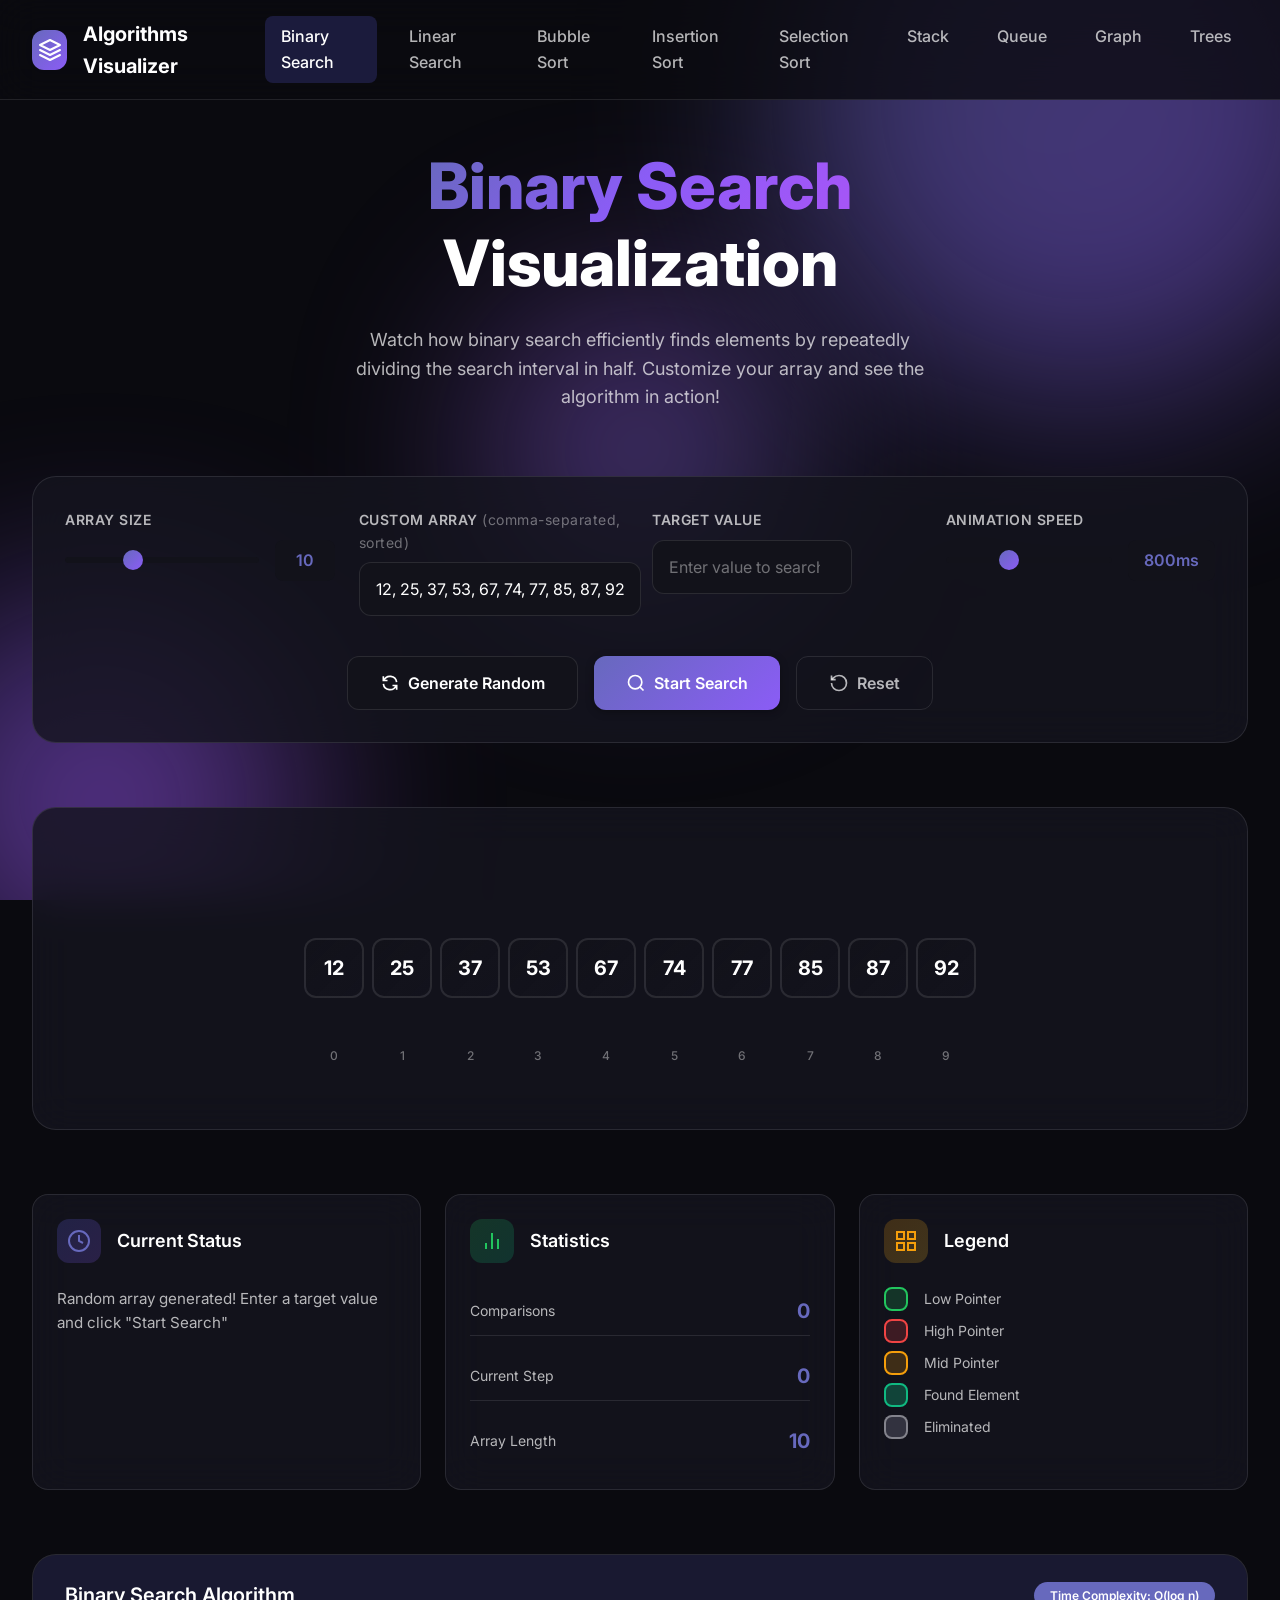
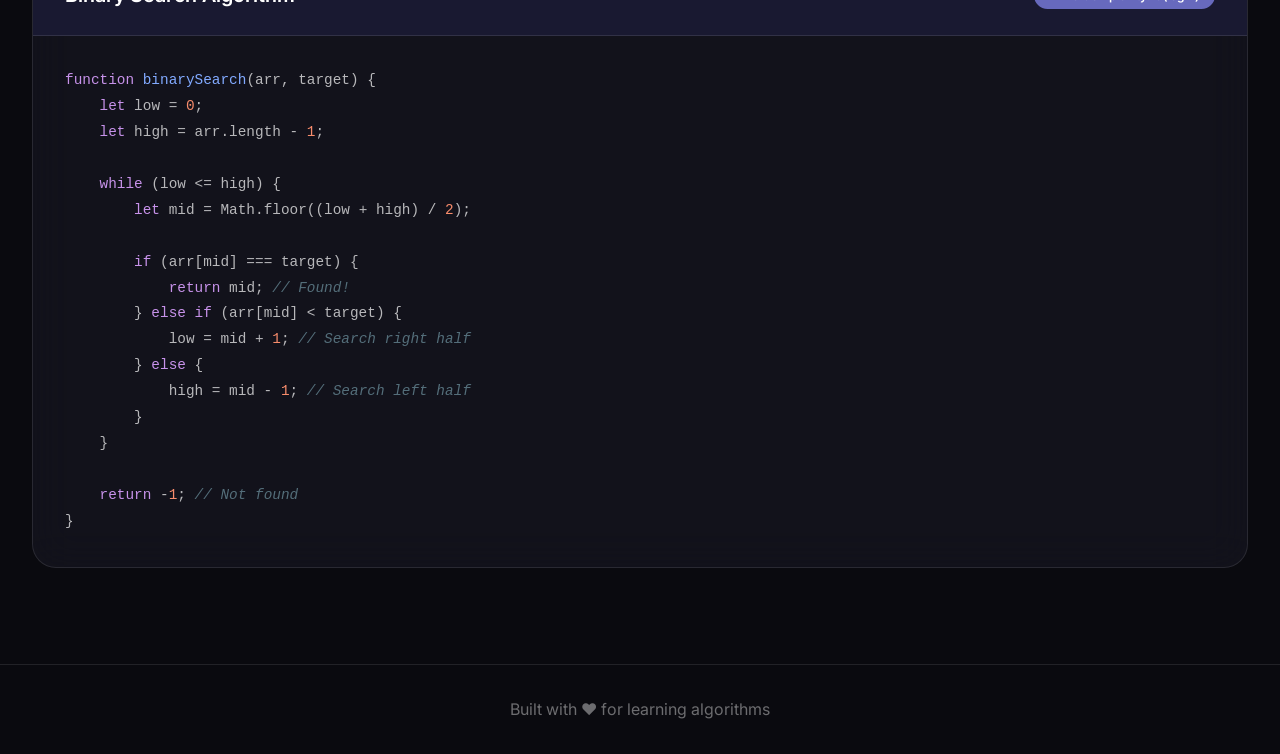
<file: index.html>
<!DOCTYPE html>
<html lang="en">

<head>
    <meta charset="UTF-8">
    <meta name="viewport" content="width=device-width, initial-scale=1.0">
    <meta name="description"
        content="Interactive Binary Search Algorithm Visualizer - Learn how binary search works with step-by-step animations">
    <title>Algorithms Visualizer | Binary Search</title>
    <link rel="preconnect" href="https://fonts.googleapis.com">
    <link rel="preconnect" href="https://fonts.gstatic.com" crossorigin>
    <link href="https://fonts.googleapis.com/css2?family=Inter:wght@300;400;500;600;700;800&display=swap"
        rel="stylesheet">
    <link rel="stylesheet" href="styles.css">
</head>

<body>
    <div class="background-effects">
        <div class="gradient-orb orb-1"></div>
        <div class="gradient-orb orb-2"></div>
        <div class="gradient-orb orb-3"></div>
    </div>

    <header class="header">
        <div class="logo">
            <div class="logo-icon">
                <svg viewBox="0 0 24 24" fill="none" xmlns="http://www.w3.org/2000/svg">
                    <path d="M12 2L2 7L12 12L22 7L12 2Z" stroke="currentColor" stroke-width="2" stroke-linecap="round"
                        stroke-linejoin="round" />
                    <path d="M2 17L12 22L22 17" stroke="currentColor" stroke-width="2" stroke-linecap="round"
                        stroke-linejoin="round" />
                    <path d="M2 12L12 17L22 12" stroke="currentColor" stroke-width="2" stroke-linecap="round"
                        stroke-linejoin="round" />
                </svg>
            </div>
            <span>Algorithms Visualizer</span>
        </div>
        <nav class="nav">
            <a href="index.html" class="nav-link active">Binary Search</a>
            <a href="linear-search.html" class="nav-link">Linear Search</a>
            <a href="bubble-sort.html" class="nav-link">Bubble Sort</a>
            <a href="insertion-sort.html" class="nav-link">Insertion Sort</a>
            <a href="selection-sort.html" class="nav-link">Selection Sort</a>
            <a href="stack.html" class="nav-link">Stack</a>
            <a href="queue.html" class="nav-link">Queue</a>
            <a href="graph.html" class="nav-link">Graph</a>
            <a href="tree.html" class="nav-link">Trees</a>
        </nav>
    </header>

    <main class="main">
        <section class="hero">
            <h1 class="hero-title">
                <span class="gradient-text">Binary Search</span>
                <br>Visualization
            </h1>
            <p class="hero-description">
                Watch how binary search efficiently finds elements by repeatedly dividing the search interval in half.
                Customize your array and see the algorithm in action!
            </p>
        </section>

        <section class="controls-section">
            <div class="controls-card">
                <div class="control-group">
                    <label for="arraySize">Array Size</label>
                    <div class="input-wrapper">
                        <input type="range" id="arraySize" min="5" max="20" value="10" class="slider">
                        <span id="arraySizeValue" class="slider-value">10</span>
                    </div>
                </div>

                <div class="control-group">
                    <label for="customArray">Custom Array <span class="optional">(comma-separated,
                            sorted)</span></label>
                    <div class="input-wrapper">
                        <input type="text" id="customArray" placeholder="e.g., 2, 5, 8, 12, 16, 23, 38, 56, 72, 91"
                            class="text-input">
                    </div>
                </div>

                <div class="control-group">
                    <label for="targetValue">Target Value</label>
                    <div class="input-wrapper">
                        <input type="number" id="targetValue" placeholder="Enter value to search"
                            class="text-input number-input">
                    </div>
                </div>

                <div class="control-group">
                    <label for="speedControl">Animation Speed</label>
                    <div class="input-wrapper">
                        <input type="range" id="speedControl" min="100" max="2000" value="800" class="slider">
                        <span id="speedValue" class="slider-value">800ms</span>
                    </div>
                </div>

                <div class="button-group">
                    <button id="generateBtn" class="btn btn-secondary">
                        <svg viewBox="0 0 24 24" fill="none" stroke="currentColor" stroke-width="2">
                            <path
                                d="M4 4v5h.582m15.356 2A8.001 8.001 0 004.582 9m0 0H9m11 11v-5h-.581m0 0a8.003 8.003 0 01-15.357-2m15.357 2H15" />
                        </svg>
                        Generate Random
                    </button>
                    <button id="searchBtn" class="btn btn-primary">
                        <svg viewBox="0 0 24 24" fill="none" stroke="currentColor" stroke-width="2">
                            <circle cx="11" cy="11" r="8" />
                            <path d="M21 21l-4.35-4.35" />
                        </svg>
                        Start Search
                    </button>
                    <button id="resetBtn" class="btn btn-outline">
                        <svg viewBox="0 0 24 24" fill="none" stroke="currentColor" stroke-width="2">
                            <path d="M3 12a9 9 0 1 0 9-9 9.75 9.75 0 0 0-6.74 2.74L3 8" />
                            <path d="M3 3v5h5" />
                        </svg>
                        Reset
                    </button>
                </div>
            </div>
        </section>

        <section class="visualization-section">
            <div class="visualization-container">
                <div class="pointers-container" id="pointersContainer"></div>
                <div class="array-container" id="arrayContainer"></div>
                <div class="indices-container" id="indicesContainer"></div>
            </div>
        </section>

        <section class="info-section">
            <div class="info-cards">
                <div class="info-card status-card">
                    <div class="card-header">
                        <div class="card-icon status-icon">
                            <svg viewBox="0 0 24 24" fill="none" stroke="currentColor" stroke-width="2">
                                <path d="M12 22c5.523 0 10-4.477 10-10S17.523 2 12 2 2 6.477 2 12s4.477 10 10 10z" />
                                <path d="M12 6v6l4 2" />
                            </svg>
                        </div>
                        <h3>Current Status</h3>
                    </div>
                    <div class="status-content">
                        <p id="statusMessage">Configure your array and click "Start Search" to begin</p>
                    </div>
                </div>

                <div class="info-card stats-card">
                    <div class="card-header">
                        <div class="card-icon stats-icon">
                            <svg viewBox="0 0 24 24" fill="none" stroke="currentColor" stroke-width="2">
                                <path d="M18 20V10" />
                                <path d="M12 20V4" />
                                <path d="M6 20v-6" />
                            </svg>
                        </div>
                        <h3>Statistics</h3>
                    </div>
                    <div class="stats-content">
                        <div class="stat-item">
                            <span class="stat-label">Comparisons</span>
                            <span id="comparisons" class="stat-value">0</span>
                        </div>
                        <div class="stat-item">
                            <span class="stat-label">Current Step</span>
                            <span id="currentStep" class="stat-value">0</span>
                        </div>
                        <div class="stat-item">
                            <span class="stat-label">Array Length</span>
                            <span id="arrayLength" class="stat-value">0</span>
                        </div>
                    </div>
                </div>

                <div class="info-card legend-card">
                    <div class="card-header">
                        <div class="card-icon legend-icon">
                            <svg viewBox="0 0 24 24" fill="none" stroke="currentColor" stroke-width="2">
                                <rect x="3" y="3" width="7" height="7" />
                                <rect x="14" y="3" width="7" height="7" />
                                <rect x="14" y="14" width="7" height="7" />
                                <rect x="3" y="14" width="7" height="7" />
                            </svg>
                        </div>
                        <h3>Legend</h3>
                    </div>
                    <div class="legend-content">
                        <div class="legend-item">
                            <div class="legend-color low-pointer"></div>
                            <span>Low Pointer</span>
                        </div>
                        <div class="legend-item">
                            <div class="legend-color high-pointer"></div>
                            <span>High Pointer</span>
                        </div>
                        <div class="legend-item">
                            <div class="legend-color mid-pointer"></div>
                            <span>Mid Pointer</span>
                        </div>
                        <div class="legend-item">
                            <div class="legend-color found"></div>
                            <span>Found Element</span>
                        </div>
                        <div class="legend-item">
                            <div class="legend-color eliminated"></div>
                            <span>Eliminated</span>
                        </div>
                    </div>
                </div>
            </div>
        </section>

        <section class="algorithm-section">
            <div class="algorithm-card">
                <div class="algorithm-header">
                    <h3>Binary Search Algorithm</h3>
                    <span class="complexity">Time Complexity: O(log n)</span>
                </div>
                <div class="algorithm-content">
                    <pre><code><span class="keyword">function</span> <span class="function">binarySearch</span>(arr, target) {
    <span class="keyword">let</span> low = <span class="number">0</span>;
    <span class="keyword">let</span> high = arr.length - <span class="number">1</span>;
    
    <span class="keyword">while</span> (low <= high) {
        <span class="keyword">let</span> mid = Math.floor((low + high) / <span class="number">2</span>);
        
        <span class="keyword">if</span> (arr[mid] === target) {
            <span class="keyword">return</span> mid; <span class="comment">// Found!</span>
        } <span class="keyword">else if</span> (arr[mid] < target) {
            low = mid + <span class="number">1</span>; <span class="comment">// Search right half</span>
        } <span class="keyword">else</span> {
            high = mid - <span class="number">1</span>; <span class="comment">// Search left half</span>
        }
    }
    
    <span class="keyword">return</span> -<span class="number">1</span>; <span class="comment">// Not found</span>
}</code></pre>
                </div>
            </div>
        </section>
    </main>

    <footer class="footer">
        <p>Built with ❤️ for learning algorithms</p>
    </footer>

    <script src="script.js"></script>
</body>

</html>
</file>
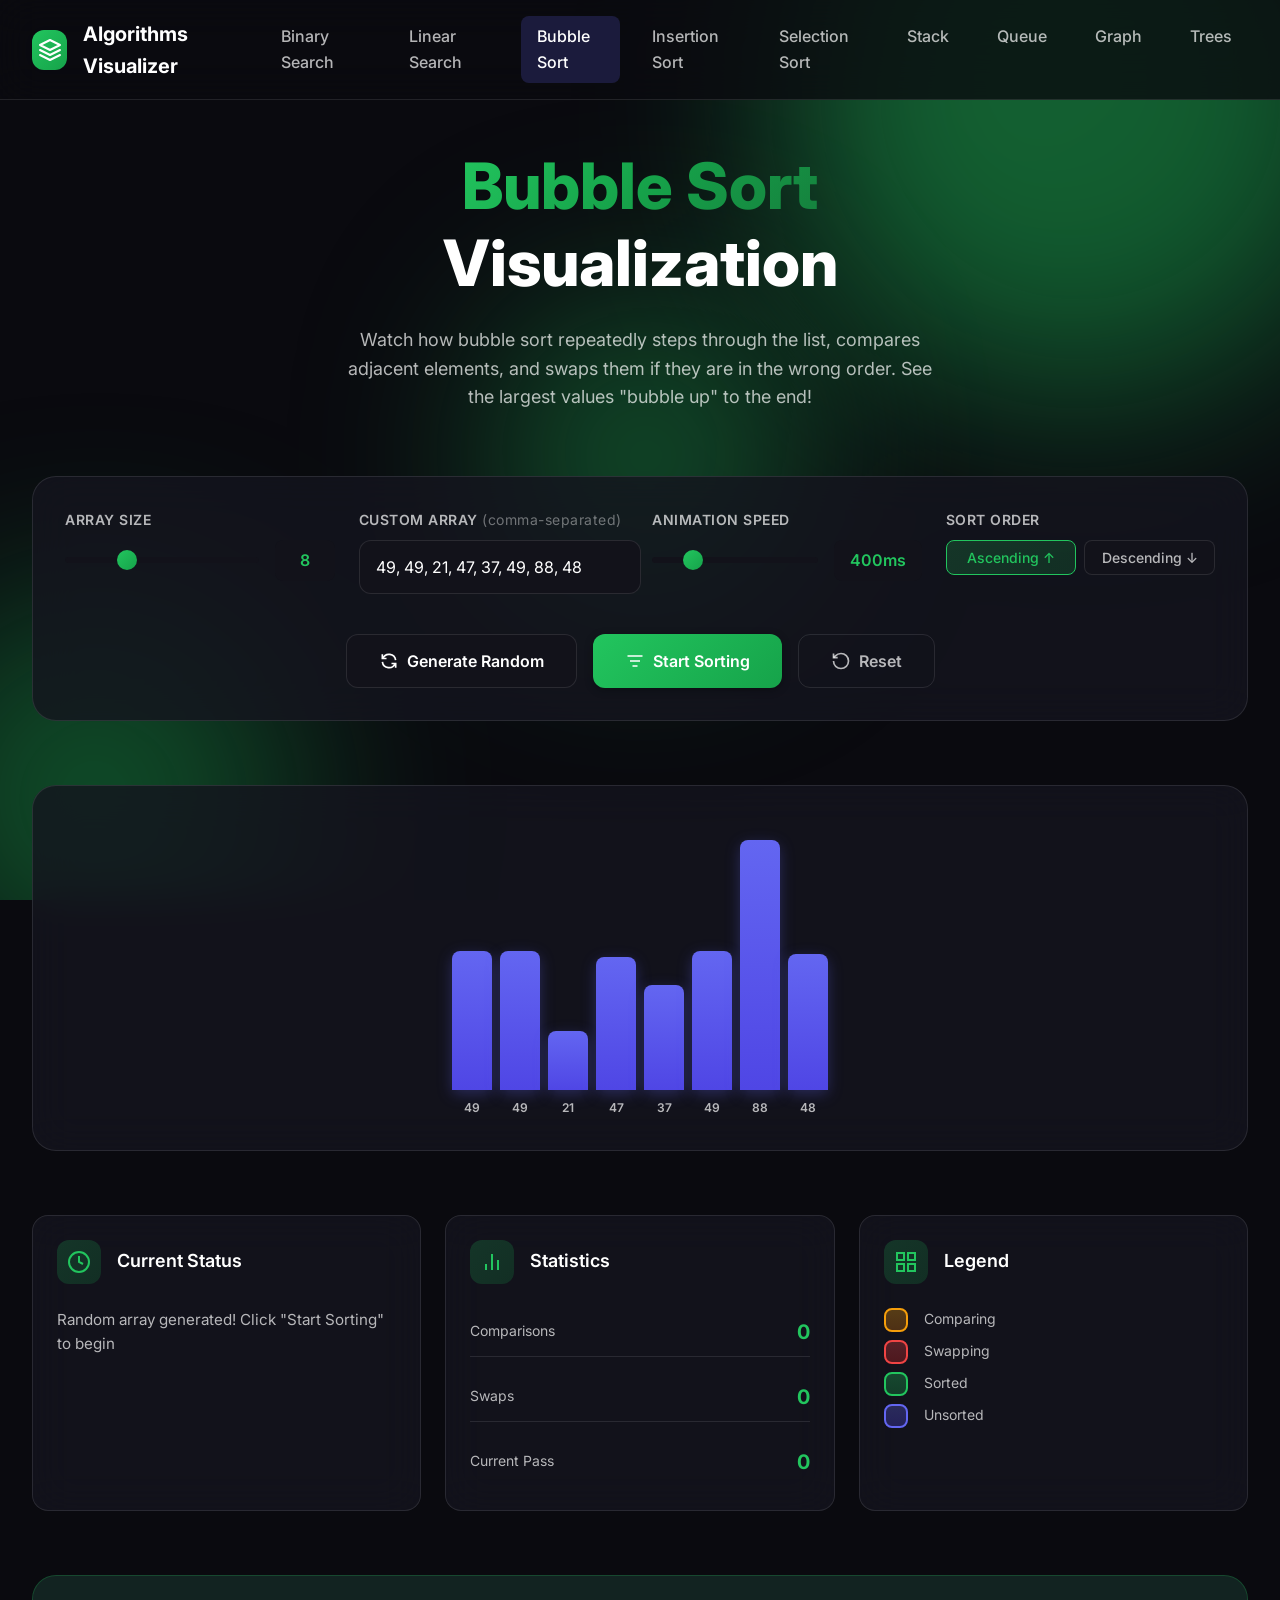
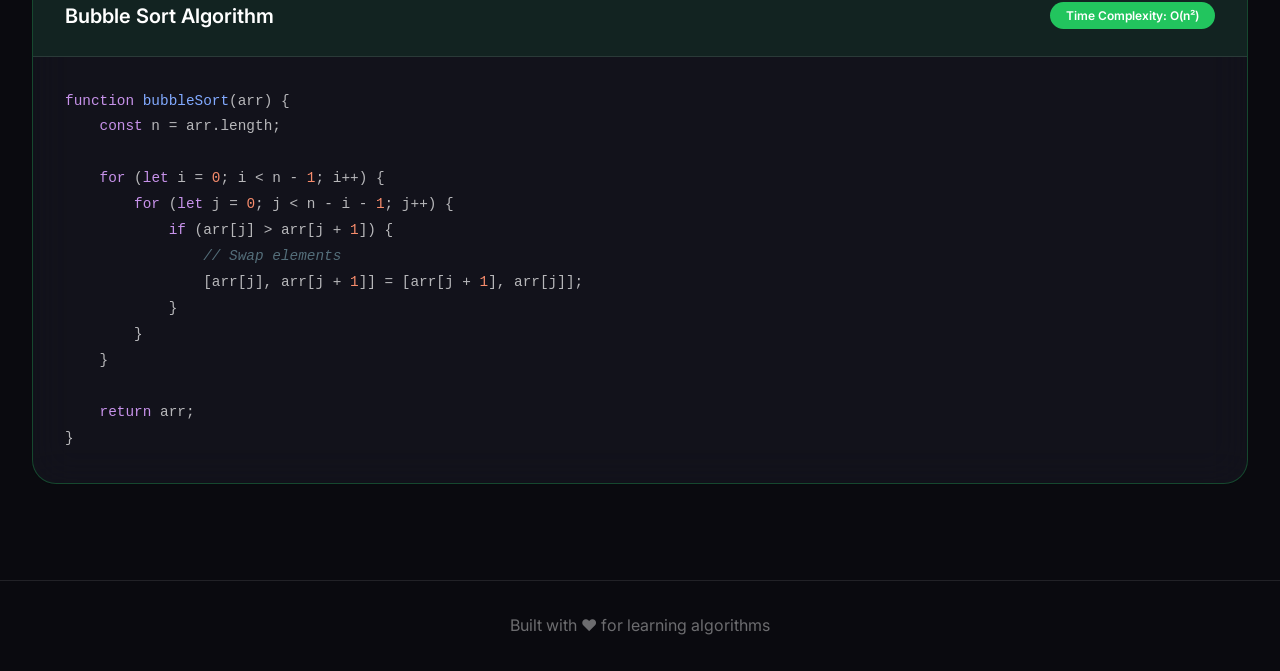
<file: bubble-sort.html>
<!DOCTYPE html>
<html lang="en">

<head>
    <meta charset="UTF-8">
    <meta name="viewport" content="width=device-width, initial-scale=1.0">
    <meta name="description"
        content="Interactive Bubble Sort Algorithm Visualizer - Watch how bubble sort works with step-by-step animations">
    <title>Algorithms Visualizer | Bubble Sort</title>
    <link rel="preconnect" href="https://fonts.googleapis.com">
    <link rel="preconnect" href="https://fonts.gstatic.com" crossorigin>
    <link href="https://fonts.googleapis.com/css2?family=Inter:wght@300;400;500;600;700;800&display=swap"
        rel="stylesheet">
    <link rel="stylesheet" href="styles.css">
</head>

<body>
    <div class="background-effects">
        <div class="gradient-orb orb-1 orb-green"></div>
        <div class="gradient-orb orb-2 orb-green"></div>
        <div class="gradient-orb orb-3 orb-green"></div>
    </div>

    <header class="header">
        <div class="logo">
            <div class="logo-icon logo-icon-green">
                <svg viewBox="0 0 24 24" fill="none" xmlns="http://www.w3.org/2000/svg">
                    <path d="M12 2L2 7L12 12L22 7L12 2Z" stroke="currentColor" stroke-width="2" stroke-linecap="round"
                        stroke-linejoin="round" />
                    <path d="M2 17L12 22L22 17" stroke="currentColor" stroke-width="2" stroke-linecap="round"
                        stroke-linejoin="round" />
                    <path d="M2 12L12 17L22 12" stroke="currentColor" stroke-width="2" stroke-linecap="round"
                        stroke-linejoin="round" />
                </svg>
            </div>
            <span>Algorithms Visualizer</span>
        </div>
        <nav class="nav">
            <a href="index.html" class="nav-link">Binary Search</a>
            <a href="linear-search.html" class="nav-link">Linear Search</a>
            <a href="bubble-sort.html" class="nav-link active">Bubble Sort</a>
            <a href="insertion-sort.html" class="nav-link">Insertion Sort</a>
            <a href="selection-sort.html" class="nav-link">Selection Sort</a>
            <a href="stack.html" class="nav-link">Stack</a>
            <a href="queue.html" class="nav-link">Queue</a>
            <a href="graph.html" class="nav-link">Graph</a>
            <a href="tree.html" class="nav-link">Trees</a>
        </nav>
    </header>

    <main class="main">
        <section class="hero">
            <h1 class="hero-title">
                <span class="gradient-text-green">Bubble Sort</span>
                <br>Visualization
            </h1>
            <p class="hero-description">
                Watch how bubble sort repeatedly steps through the list, compares adjacent elements,
                and swaps them if they are in the wrong order. See the largest values "bubble up" to the end!
            </p>
        </section>

        <section class="controls-section">
            <div class="controls-card">
                <div class="control-group">
                    <label for="arraySize">Array Size</label>
                    <div class="input-wrapper">
                        <input type="range" id="arraySize" min="5" max="15" value="8" class="slider slider-green">
                        <span id="arraySizeValue" class="slider-value slider-value-green">8</span>
                    </div>
                </div>

                <div class="control-group">
                    <label for="customArray">Custom Array <span class="optional">(comma-separated)</span></label>
                    <div class="input-wrapper">
                        <input type="text" id="customArray" placeholder="e.g., 64, 34, 25, 12, 22, 11, 90"
                            class="text-input">
                    </div>
                </div>

                <div class="control-group">
                    <label for="speedControl">Animation Speed</label>
                    <div class="input-wrapper">
                        <input type="range" id="speedControl" min="100" max="1500" value="400"
                            class="slider slider-green">
                        <span id="speedValue" class="slider-value slider-value-green">400ms</span>
                    </div>
                </div>

                <div class="control-group sorting-order">
                    <label>Sort Order</label>
                    <div class="toggle-group">
                        <button id="ascBtn" class="toggle-btn active">Ascending ↑</button>
                        <button id="descBtn" class="toggle-btn">Descending ↓</button>
                    </div>
                </div>

                <div class="button-group">
                    <button id="generateBtn" class="btn btn-secondary">
                        <svg viewBox="0 0 24 24" fill="none" stroke="currentColor" stroke-width="2">
                            <path
                                d="M4 4v5h.582m15.356 2A8.001 8.001 0 004.582 9m0 0H9m11 11v-5h-.581m0 0a8.003 8.003 0 01-15.357-2m15.357 2H15" />
                        </svg>
                        Generate Random
                    </button>
                    <button id="sortBtn" class="btn btn-primary-green">
                        <svg viewBox="0 0 24 24" fill="none" stroke="currentColor" stroke-width="2">
                            <path d="M3 6h18M6 12h12M9 18h6" />
                        </svg>
                        Start Sorting
                    </button>
                    <button id="resetBtn" class="btn btn-outline">
                        <svg viewBox="0 0 24 24" fill="none" stroke="currentColor" stroke-width="2">
                            <path d="M3 12a9 9 0 1 0 9-9 9.75 9.75 0 0 0-6.74 2.74L3 8" />
                            <path d="M3 3v5h5" />
                        </svg>
                        Reset
                    </button>
                </div>
            </div>
        </section>

        <section class="visualization-section">
            <div class="visualization-container visualization-container-bars">
                <div class="bars-container" id="barsContainer"></div>
            </div>
        </section>

        <section class="info-section">
            <div class="info-cards">
                <div class="info-card status-card">
                    <div class="card-header">
                        <div class="card-icon status-icon-green">
                            <svg viewBox="0 0 24 24" fill="none" stroke="currentColor" stroke-width="2">
                                <path d="M12 22c5.523 0 10-4.477 10-10S17.523 2 12 2 2 6.477 2 12s4.477 10 10 10z" />
                                <path d="M12 6v6l4 2" />
                            </svg>
                        </div>
                        <h3>Current Status</h3>
                    </div>
                    <div class="status-content">
                        <p id="statusMessage">Configure your array and click "Start Sorting" to begin</p>
                    </div>
                </div>

                <div class="info-card stats-card">
                    <div class="card-header">
                        <div class="card-icon stats-icon-green">
                            <svg viewBox="0 0 24 24" fill="none" stroke="currentColor" stroke-width="2">
                                <path d="M18 20V10" />
                                <path d="M12 20V4" />
                                <path d="M6 20v-6" />
                            </svg>
                        </div>
                        <h3>Statistics</h3>
                    </div>
                    <div class="stats-content">
                        <div class="stat-item">
                            <span class="stat-label">Comparisons</span>
                            <span id="comparisons" class="stat-value stat-value-green">0</span>
                        </div>
                        <div class="stat-item">
                            <span class="stat-label">Swaps</span>
                            <span id="swaps" class="stat-value stat-value-green">0</span>
                        </div>
                        <div class="stat-item">
                            <span class="stat-label">Current Pass</span>
                            <span id="currentPass" class="stat-value stat-value-green">0</span>
                        </div>
                    </div>
                </div>

                <div class="info-card legend-card">
                    <div class="card-header">
                        <div class="card-icon legend-icon-green">
                            <svg viewBox="0 0 24 24" fill="none" stroke="currentColor" stroke-width="2">
                                <rect x="3" y="3" width="7" height="7" />
                                <rect x="14" y="3" width="7" height="7" />
                                <rect x="14" y="14" width="7" height="7" />
                                <rect x="3" y="14" width="7" height="7" />
                            </svg>
                        </div>
                        <h3>Legend</h3>
                    </div>
                    <div class="legend-content">
                        <div class="legend-item">
                            <div class="legend-color comparing"></div>
                            <span>Comparing</span>
                        </div>
                        <div class="legend-item">
                            <div class="legend-color swapping"></div>
                            <span>Swapping</span>
                        </div>
                        <div class="legend-item">
                            <div class="legend-color sorted-item"></div>
                            <span>Sorted</span>
                        </div>
                        <div class="legend-item">
                            <div class="legend-color unsorted-item"></div>
                            <span>Unsorted</span>
                        </div>
                    </div>
                </div>
            </div>
        </section>

        <section class="algorithm-section">
            <div class="algorithm-card algorithm-card-green">
                <div class="algorithm-header algorithm-header-green">
                    <h3>Bubble Sort Algorithm</h3>
                    <span class="complexity complexity-green">Time Complexity: O(n²)</span>
                </div>
                <div class="algorithm-content">
                    <pre><code><span class="keyword">function</span> <span class="function">bubbleSort</span>(arr) {
    <span class="keyword">const</span> n = arr.length;
    
    <span class="keyword">for</span> (<span class="keyword">let</span> i = <span class="number">0</span>; i < n - <span class="number">1</span>; i++) {
        <span class="keyword">for</span> (<span class="keyword">let</span> j = <span class="number">0</span>; j < n - i - <span class="number">1</span>; j++) {
            <span class="keyword">if</span> (arr[j] > arr[j + <span class="number">1</span>]) {
                <span class="comment">// Swap elements</span>
                [arr[j], arr[j + <span class="number">1</span>]] = [arr[j + <span class="number">1</span>], arr[j]];
            }
        }
    }
    
    <span class="keyword">return</span> arr;
}</code></pre>
                </div>
            </div>
        </section>
    </main>

    <footer class="footer">
        <p>Built with ❤️ for learning algorithms</p>
    </footer>

    <script src="bubble-sort.js"></script>
</body>

</html>
</file>
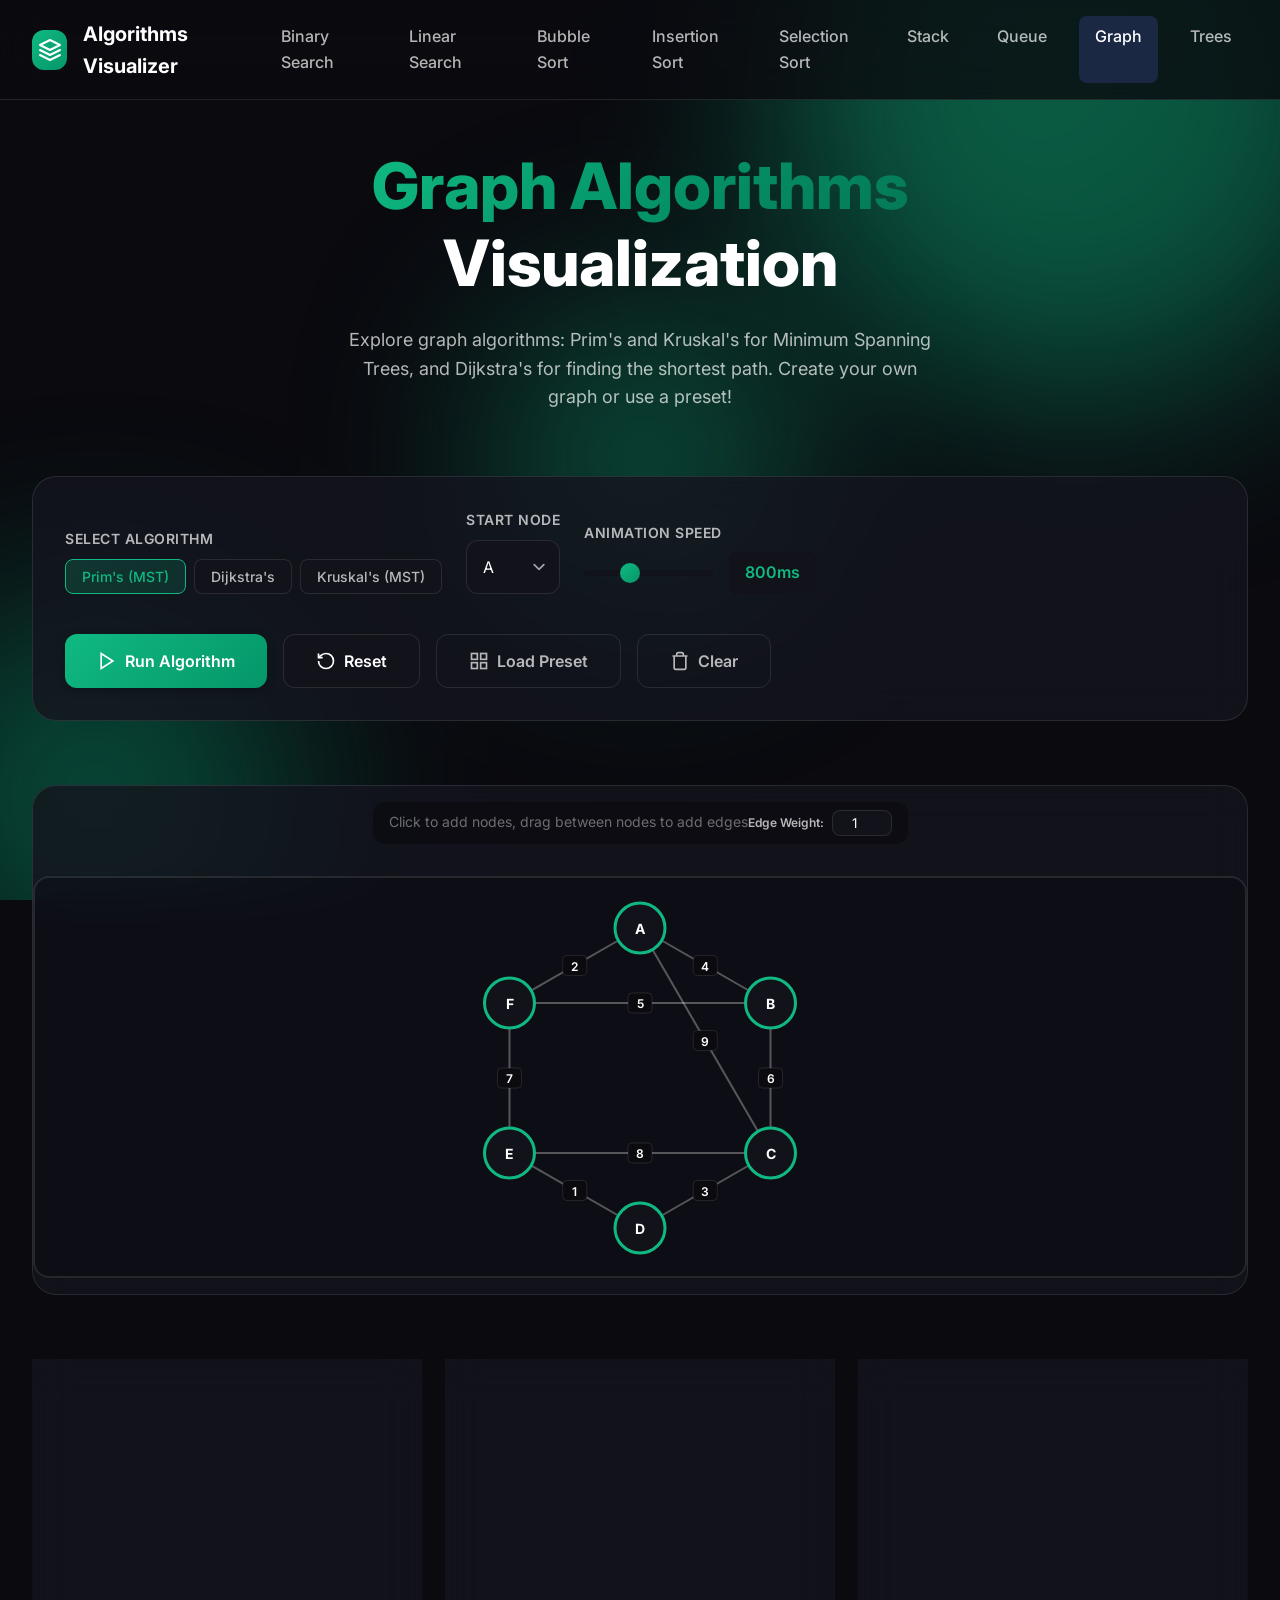
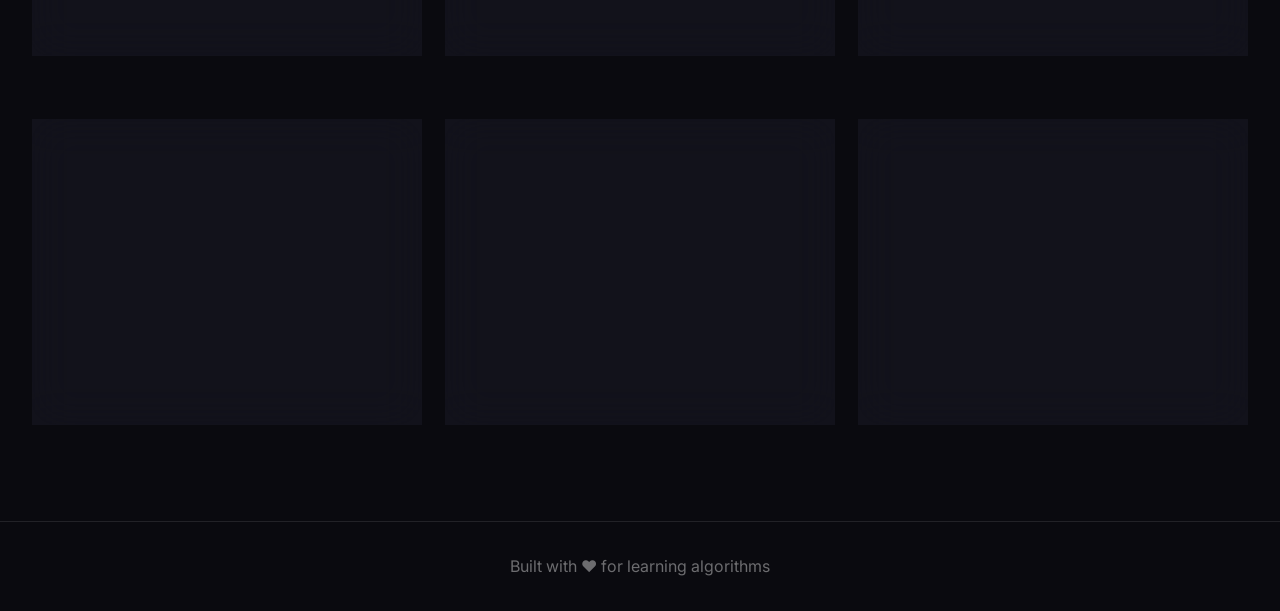
<file: graph.html>
<!DOCTYPE html>
<html lang="en">

<head>
    <meta charset="UTF-8">
    <meta name="viewport" content="width=device-width, initial-scale=1.0">
    <meta name="description"
        content="Interactive Graph Algorithm Visualizer - Prim's, Dijkstra's, and Kruskal's algorithms">
    <title>Algorithms Visualizer | Graph Algorithms</title>
    <link rel="preconnect" href="https://fonts.googleapis.com">
    <link rel="preconnect" href="https://fonts.gstatic.com" crossorigin>
    <link href="https://fonts.googleapis.com/css2?family=Inter:wght@300;400;500;600;700;800&display=swap"
        rel="stylesheet">
    <link rel="stylesheet" href="styles.css">
</head>

<body>
    <div class="background-effects">
        <div class="gradient-orb orb-1 orb-emerald"></div>
        <div class="gradient-orb orb-2 orb-emerald"></div>
        <div class="gradient-orb orb-3 orb-emerald"></div>
    </div>

    <header class="header">
        <div class="logo">
            <div class="logo-icon logo-icon-emerald">
                <svg viewBox="0 0 24 24" fill="none" xmlns="http://www.w3.org/2000/svg">
                    <path d="M12 2L2 7L12 12L22 7L12 2Z" stroke="currentColor" stroke-width="2" stroke-linecap="round"
                        stroke-linejoin="round" />
                    <path d="M2 17L12 22L22 17" stroke="currentColor" stroke-width="2" stroke-linecap="round"
                        stroke-linejoin="round" />
                    <path d="M2 12L12 17L22 12" stroke="currentColor" stroke-width="2" stroke-linecap="round"
                        stroke-linejoin="round" />
                </svg>
            </div>
            <span>Algorithms Visualizer</span>
        </div>
        <nav class="nav">
            <a href="index.html" class="nav-link">Binary Search</a>
            <a href="linear-search.html" class="nav-link">Linear Search</a>
            <a href="bubble-sort.html" class="nav-link">Bubble Sort</a>
            <a href="insertion-sort.html" class="nav-link">Insertion Sort</a>
            <a href="selection-sort.html" class="nav-link">Selection Sort</a>
            <a href="stack.html" class="nav-link">Stack</a>
            <a href="queue.html" class="nav-link">Queue</a>
            <a href="graph.html" class="nav-link active">Graph</a>
            <a href="tree.html" class="nav-link">Trees</a>
        </nav>
    </header>

    <main class="main">
        <section class="hero">
            <h1 class="hero-title">
                <span class="gradient-text-emerald">Graph Algorithms</span>
                <br>Visualization
            </h1>
            <p class="hero-description">
                Explore graph algorithms: Prim's and Kruskal's for Minimum Spanning Trees,
                and Dijkstra's for finding the shortest path. Create your own graph or use a preset!
            </p>
        </section>

        <section class="controls-section">
            <div class="controls-card graph-controls">
                <div class="control-group">
                    <label>Select Algorithm</label>
                    <div class="algorithm-selector">
                        <button id="primsBtn" class="algo-btn active" data-algo="prims">Prim's (MST)</button>
                        <button id="dijkstraBtn" class="algo-btn" data-algo="dijkstra">Dijkstra's</button>
                        <button id="kruskalBtn" class="algo-btn" data-algo="kruskal">Kruskal's (MST)</button>
                    </div>
                </div>

                <div class="control-group" id="startNodeGroup">
                    <label for="startNode">Start Node</label>
                    <div class="input-wrapper">
                        <select id="startNode" class="text-input select-input">
                            <option value="A">A</option>
                        </select>
                    </div>
                </div>

                <div class="control-group">
                    <label for="speedControl">Animation Speed</label>
                    <div class="input-wrapper">
                        <input type="range" id="speedControl" min="200" max="2000" value="800"
                            class="slider slider-emerald">
                        <span id="speedValue" class="slider-value slider-value-emerald">800ms</span>
                    </div>
                </div>

                <div class="button-group">
                    <button id="runBtn" class="btn btn-primary-emerald">
                        <svg viewBox="0 0 24 24" fill="none" stroke="currentColor" stroke-width="2">
                            <polygon points="5 3 19 12 5 21 5 3" />
                        </svg>
                        Run Algorithm
                    </button>
                    <button id="resetBtn" class="btn btn-secondary">
                        <svg viewBox="0 0 24 24" fill="none" stroke="currentColor" stroke-width="2">
                            <path d="M3 12a9 9 0 1 0 9-9 9.75 9.75 0 0 0-6.74 2.74L3 8" />
                            <path d="M3 3v5h5" />
                        </svg>
                        Reset
                    </button>
                    <button id="presetBtn" class="btn btn-outline">
                        <svg viewBox="0 0 24 24" fill="none" stroke="currentColor" stroke-width="2">
                            <rect x="3" y="3" width="7" height="7" />
                            <rect x="14" y="3" width="7" height="7" />
                            <rect x="14" y="14" width="7" height="7" />
                            <rect x="3" y="14" width="7" height="7" />
                        </svg>
                        Load Preset
                    </button>
                    <button id="clearBtn" class="btn btn-outline">
                        <svg viewBox="0 0 24 24" fill="none" stroke="currentColor" stroke-width="2">
                            <path
                                d="M3 6h18M8 6V4a2 2 0 012-2h4a2 2 0 012 2v2m3 0v14a2 2 0 01-2 2H7a2 2 0 01-2-2V6h14" />
                        </svg>
                        Clear
                    </button>
                </div>
            </div>
        </section>

        <section class="visualization-section">
            <div class="visualization-container graph-container">
                <div class="graph-toolbar">
                    <span class="toolbar-label">Click to add nodes, drag between nodes to add edges</span>
                    <div class="toolbar-actions">
                        <label class="weight-label">
                            Edge Weight:
                            <input type="number" id="edgeWeight" value="1" min="1" max="99" class="weight-input">
                        </label>
                    </div>
                </div>
                <svg id="graphCanvas" class="graph-canvas"></svg>
            </div>
        </section>

        <section class="info-section">
            <div class="info-cards">
                <div class="info-card status-card">
                    <div class="card-header">
                        <div class="card-icon status-icon-emerald">
                            <svg viewBox="0 0 24 24" fill="none" stroke="currentColor" stroke-width="2">
                                <path d="M12 22c5.523 0 10-4.477 10-10S17.523 2 12 2 2 6.477 2 12s4.477 10 10 10z" />
                                <path d="M12 6v6l4 2" />
                            </svg>
                        </div>
                        <h3>Current Status</h3>
                    </div>
                    <div class="status-content">
                        <p id="statusMessage">Click on the canvas to add nodes, then drag between nodes to create edges
                        </p>
                    </div>
                </div>

                <div class="info-card stats-card">
                    <div class="card-header">
                        <div class="card-icon stats-icon-emerald">
                            <svg viewBox="0 0 24 24" fill="none" stroke="currentColor" stroke-width="2">
                                <path d="M18 20V10" />
                                <path d="M12 20V4" />
                                <path d="M6 20v-6" />
                            </svg>
                        </div>
                        <h3>Statistics</h3>
                    </div>
                    <div class="stats-content">
                        <div class="stat-item">
                            <span class="stat-label">Nodes</span>
                            <span id="nodeCount" class="stat-value stat-value-emerald">0</span>
                        </div>
                        <div class="stat-item">
                            <span class="stat-label">Edges</span>
                            <span id="edgeCount" class="stat-value stat-value-emerald">0</span>
                        </div>
                        <div class="stat-item">
                            <span class="stat-label">Total Cost</span>
                            <span id="totalCost" class="stat-value stat-value-emerald">0</span>
                        </div>
                    </div>
                </div>

                <div class="info-card legend-card">
                    <div class="card-header">
                        <div class="card-icon legend-icon-emerald">
                            <svg viewBox="0 0 24 24" fill="none" stroke="currentColor" stroke-width="2">
                                <rect x="3" y="3" width="7" height="7" />
                                <rect x="14" y="3" width="7" height="7" />
                                <rect x="14" y="14" width="7" height="7" />
                                <rect x="3" y="14" width="7" height="7" />
                            </svg>
                        </div>
                        <h3>Legend</h3>
                    </div>
                    <div class="legend-content">
                        <div class="legend-item">
                            <div class="legend-color node-default"></div>
                            <span>Unvisited Node</span>
                        </div>
                        <div class="legend-item">
                            <div class="legend-color node-current"></div>
                            <span>Current Node</span>
                        </div>
                        <div class="legend-item">
                            <div class="legend-color node-visited"></div>
                            <span>Visited/In MST</span>
                        </div>
                        <div class="legend-item">
                            <div class="legend-color edge-mst"></div>
                            <span>Selected Edge</span>
                        </div>
                    </div>
                </div>
            </div>
        </section>

        <section class="algorithm-section">
            <div class="algorithm-cards-row">
                <div class="algorithm-card algorithm-card-emerald" id="primsCard">
                    <div class="algorithm-header algorithm-header-emerald">
                        <h3>Prim's Algorithm</h3>
                        <span class="complexity complexity-emerald">O(E log V)</span>
                    </div>
                    <div class="algorithm-content algorithm-desc">
                        <p><strong>Purpose:</strong> Finds the Minimum Spanning Tree (MST)</p>
                        <p><strong>Approach:</strong> Greedy - grows MST from a starting vertex by always adding the
                            cheapest edge to a new vertex.</p>
                        <p><strong>Use Case:</strong> Network design, clustering</p>
                    </div>
                </div>

                <div class="algorithm-card algorithm-card-emerald" id="dijkstraCard">
                    <div class="algorithm-header algorithm-header-emerald">
                        <h3>Dijkstra's Algorithm</h3>
                        <span class="complexity complexity-emerald">O(E log V)</span>
                    </div>
                    <div class="algorithm-content algorithm-desc">
                        <p><strong>Purpose:</strong> Finds shortest path from source to all vertices</p>
                        <p><strong>Approach:</strong> Greedy - always expands the closest unvisited vertex.</p>
                        <p><strong>Use Case:</strong> GPS navigation, routing protocols</p>
                    </div>
                </div>

                <div class="algorithm-card algorithm-card-emerald" id="kruskalCard">
                    <div class="algorithm-header algorithm-header-emerald">
                        <h3>Kruskal's Algorithm</h3>
                        <span class="complexity complexity-emerald">O(E log E)</span>
                    </div>
                    <div class="algorithm-content algorithm-desc">
                        <p><strong>Purpose:</strong> Finds the Minimum Spanning Tree (MST)</p>
                        <p><strong>Approach:</strong> Greedy - sorts all edges and adds them if they don't form a cycle.
                        </p>
                        <p><strong>Use Case:</strong> Network design, image segmentation</p>
                    </div>
                </div>
            </div>
        </section>
    </main>

    <footer class="footer">
        <p>Built with ❤️ for learning algorithms</p>
    </footer>

    <script src="graph.js"></script>
</body>

</html>
</file>
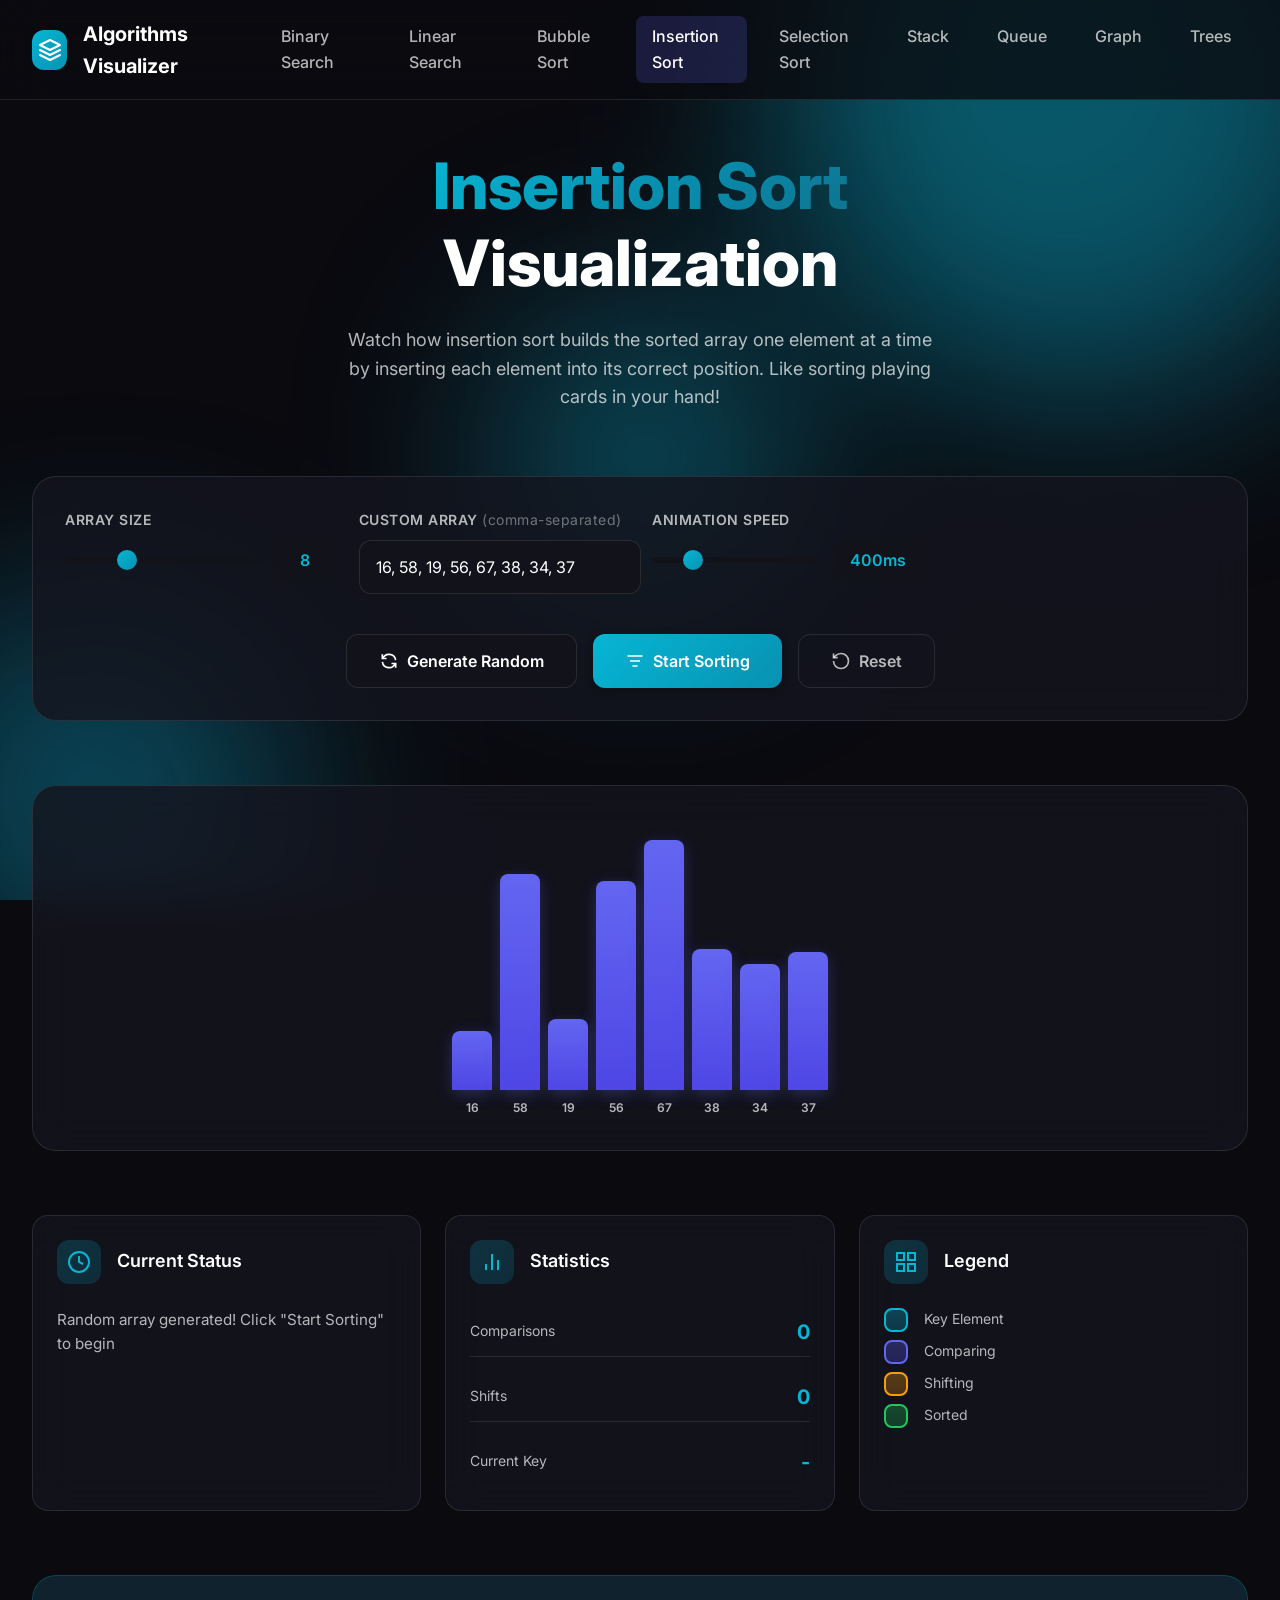
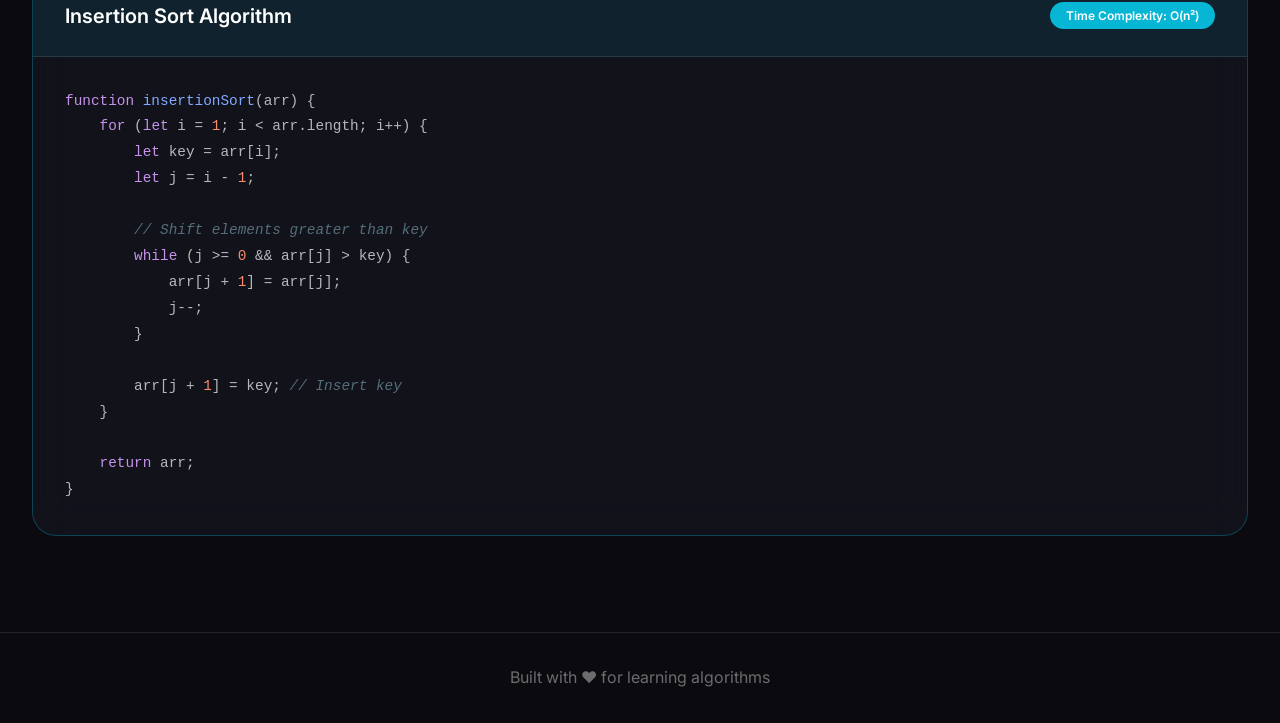
<file: insertion-sort.html>
<!DOCTYPE html>
<html lang="en">

<head>
    <meta charset="UTF-8">
    <meta name="viewport" content="width=device-width, initial-scale=1.0">
    <meta name="description"
        content="Interactive Insertion Sort Algorithm Visualizer - Watch how insertion sort works with step-by-step animations">
    <title>Algorithms Visualizer | Insertion Sort</title>
    <link rel="preconnect" href="https://fonts.googleapis.com">
    <link rel="preconnect" href="https://fonts.gstatic.com" crossorigin>
    <link href="https://fonts.googleapis.com/css2?family=Inter:wght@300;400;500;600;700;800&display=swap"
        rel="stylesheet">
    <link rel="stylesheet" href="styles.css">
</head>

<body>
    <div class="background-effects">
        <div class="gradient-orb orb-1 orb-cyan"></div>
        <div class="gradient-orb orb-2 orb-cyan"></div>
        <div class="gradient-orb orb-3 orb-cyan"></div>
    </div>

    <header class="header">
        <div class="logo">
            <div class="logo-icon logo-icon-cyan">
                <svg viewBox="0 0 24 24" fill="none" xmlns="http://www.w3.org/2000/svg">
                    <path d="M12 2L2 7L12 12L22 7L12 2Z" stroke="currentColor" stroke-width="2" stroke-linecap="round"
                        stroke-linejoin="round" />
                    <path d="M2 17L12 22L22 17" stroke="currentColor" stroke-width="2" stroke-linecap="round"
                        stroke-linejoin="round" />
                    <path d="M2 12L12 17L22 12" stroke="currentColor" stroke-width="2" stroke-linecap="round"
                        stroke-linejoin="round" />
                </svg>
            </div>
            <span>Algorithms Visualizer</span>
        </div>
        <nav class="nav">
            <a href="index.html" class="nav-link">Binary Search</a>
            <a href="linear-search.html" class="nav-link">Linear Search</a>
            <a href="bubble-sort.html" class="nav-link">Bubble Sort</a>
            <a href="insertion-sort.html" class="nav-link active">Insertion Sort</a>
            <a href="selection-sort.html" class="nav-link">Selection Sort</a>
            <a href="stack.html" class="nav-link">Stack</a>
            <a href="queue.html" class="nav-link">Queue</a>
            <a href="graph.html" class="nav-link">Graph</a>
            <a href="tree.html" class="nav-link">Trees</a>
        </nav>
    </header>

    <main class="main">
        <section class="hero">
            <h1 class="hero-title">
                <span class="gradient-text-cyan">Insertion Sort</span>
                <br>Visualization
            </h1>
            <p class="hero-description">
                Watch how insertion sort builds the sorted array one element at a time by inserting each element
                into its correct position. Like sorting playing cards in your hand!
            </p>
        </section>

        <section class="controls-section">
            <div class="controls-card">
                <div class="control-group">
                    <label for="arraySize">Array Size</label>
                    <div class="input-wrapper">
                        <input type="range" id="arraySize" min="5" max="15" value="8" class="slider slider-cyan">
                        <span id="arraySizeValue" class="slider-value slider-value-cyan">8</span>
                    </div>
                </div>

                <div class="control-group">
                    <label for="customArray">Custom Array <span class="optional">(comma-separated)</span></label>
                    <div class="input-wrapper">
                        <input type="text" id="customArray" placeholder="e.g., 64, 34, 25, 12, 22, 11, 90"
                            class="text-input">
                    </div>
                </div>

                <div class="control-group">
                    <label for="speedControl">Animation Speed</label>
                    <div class="input-wrapper">
                        <input type="range" id="speedControl" min="100" max="1500" value="400"
                            class="slider slider-cyan">
                        <span id="speedValue" class="slider-value slider-value-cyan">400ms</span>
                    </div>
                </div>

                <div class="button-group">
                    <button id="generateBtn" class="btn btn-secondary">
                        <svg viewBox="0 0 24 24" fill="none" stroke="currentColor" stroke-width="2">
                            <path
                                d="M4 4v5h.582m15.356 2A8.001 8.001 0 004.582 9m0 0H9m11 11v-5h-.581m0 0a8.003 8.003 0 01-15.357-2m15.357 2H15" />
                        </svg>
                        Generate Random
                    </button>
                    <button id="sortBtn" class="btn btn-primary-cyan">
                        <svg viewBox="0 0 24 24" fill="none" stroke="currentColor" stroke-width="2">
                            <path d="M3 6h18M6 12h12M9 18h6" />
                        </svg>
                        Start Sorting
                    </button>
                    <button id="resetBtn" class="btn btn-outline">
                        <svg viewBox="0 0 24 24" fill="none" stroke="currentColor" stroke-width="2">
                            <path d="M3 12a9 9 0 1 0 9-9 9.75 9.75 0 0 0-6.74 2.74L3 8" />
                            <path d="M3 3v5h5" />
                        </svg>
                        Reset
                    </button>
                </div>
            </div>
        </section>

        <section class="visualization-section">
            <div class="visualization-container visualization-container-bars">
                <div class="bars-container" id="barsContainer"></div>
            </div>
        </section>

        <section class="info-section">
            <div class="info-cards">
                <div class="info-card status-card">
                    <div class="card-header">
                        <div class="card-icon status-icon-cyan">
                            <svg viewBox="0 0 24 24" fill="none" stroke="currentColor" stroke-width="2">
                                <path d="M12 22c5.523 0 10-4.477 10-10S17.523 2 12 2 2 6.477 2 12s4.477 10 10 10z" />
                                <path d="M12 6v6l4 2" />
                            </svg>
                        </div>
                        <h3>Current Status</h3>
                    </div>
                    <div class="status-content">
                        <p id="statusMessage">Configure your array and click "Start Sorting" to begin</p>
                    </div>
                </div>

                <div class="info-card stats-card">
                    <div class="card-header">
                        <div class="card-icon stats-icon-cyan">
                            <svg viewBox="0 0 24 24" fill="none" stroke="currentColor" stroke-width="2">
                                <path d="M18 20V10" />
                                <path d="M12 20V4" />
                                <path d="M6 20v-6" />
                            </svg>
                        </div>
                        <h3>Statistics</h3>
                    </div>
                    <div class="stats-content">
                        <div class="stat-item">
                            <span class="stat-label">Comparisons</span>
                            <span id="comparisons" class="stat-value stat-value-cyan">0</span>
                        </div>
                        <div class="stat-item">
                            <span class="stat-label">Shifts</span>
                            <span id="shifts" class="stat-value stat-value-cyan">0</span>
                        </div>
                        <div class="stat-item">
                            <span class="stat-label">Current Key</span>
                            <span id="currentKey" class="stat-value stat-value-cyan">-</span>
                        </div>
                    </div>
                </div>

                <div class="info-card legend-card">
                    <div class="card-header">
                        <div class="card-icon legend-icon-cyan">
                            <svg viewBox="0 0 24 24" fill="none" stroke="currentColor" stroke-width="2">
                                <rect x="3" y="3" width="7" height="7" />
                                <rect x="14" y="3" width="7" height="7" />
                                <rect x="14" y="14" width="7" height="7" />
                                <rect x="3" y="14" width="7" height="7" />
                            </svg>
                        </div>
                        <h3>Legend</h3>
                    </div>
                    <div class="legend-content">
                        <div class="legend-item">
                            <div class="legend-color key-element"></div>
                            <span>Key Element</span>
                        </div>
                        <div class="legend-item">
                            <div class="legend-color comparing-element"></div>
                            <span>Comparing</span>
                        </div>
                        <div class="legend-item">
                            <div class="legend-color shifting-element"></div>
                            <span>Shifting</span>
                        </div>
                        <div class="legend-item">
                            <div class="legend-color sorted-item"></div>
                            <span>Sorted</span>
                        </div>
                    </div>
                </div>
            </div>
        </section>

        <section class="algorithm-section">
            <div class="algorithm-card algorithm-card-cyan">
                <div class="algorithm-header algorithm-header-cyan">
                    <h3>Insertion Sort Algorithm</h3>
                    <span class="complexity complexity-cyan">Time Complexity: O(n²)</span>
                </div>
                <div class="algorithm-content">
                    <pre><code><span class="keyword">function</span> <span class="function">insertionSort</span>(arr) {
    <span class="keyword">for</span> (<span class="keyword">let</span> i = <span class="number">1</span>; i < arr.length; i++) {
        <span class="keyword">let</span> key = arr[i];
        <span class="keyword">let</span> j = i - <span class="number">1</span>;
        
        <span class="comment">// Shift elements greater than key</span>
        <span class="keyword">while</span> (j >= <span class="number">0</span> && arr[j] > key) {
            arr[j + <span class="number">1</span>] = arr[j];
            j--;
        }
        
        arr[j + <span class="number">1</span>] = key; <span class="comment">// Insert key</span>
    }
    
    <span class="keyword">return</span> arr;
}</code></pre>
                </div>
            </div>
        </section>
    </main>

    <footer class="footer">
        <p>Built with ❤️ for learning algorithms</p>
    </footer>

    <script src="insertion-sort.js"></script>
</body>

</html>
</file>
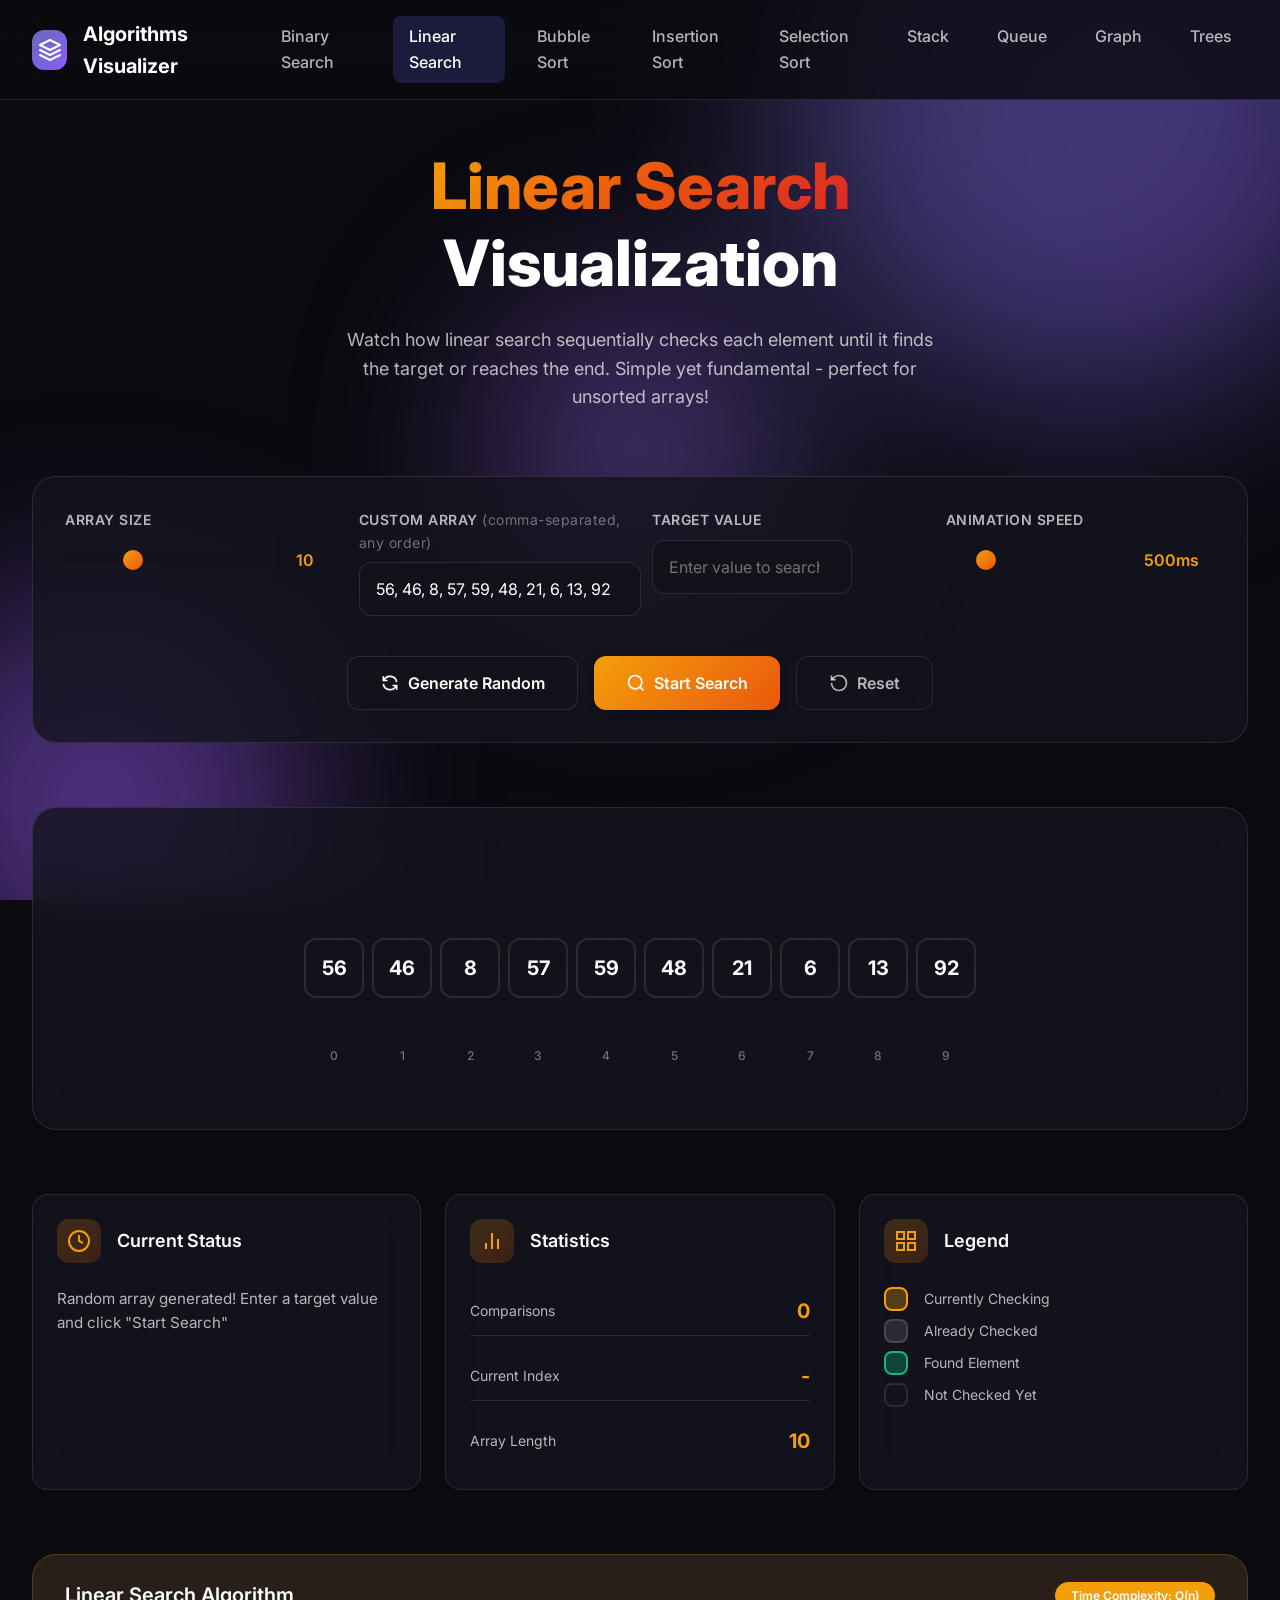
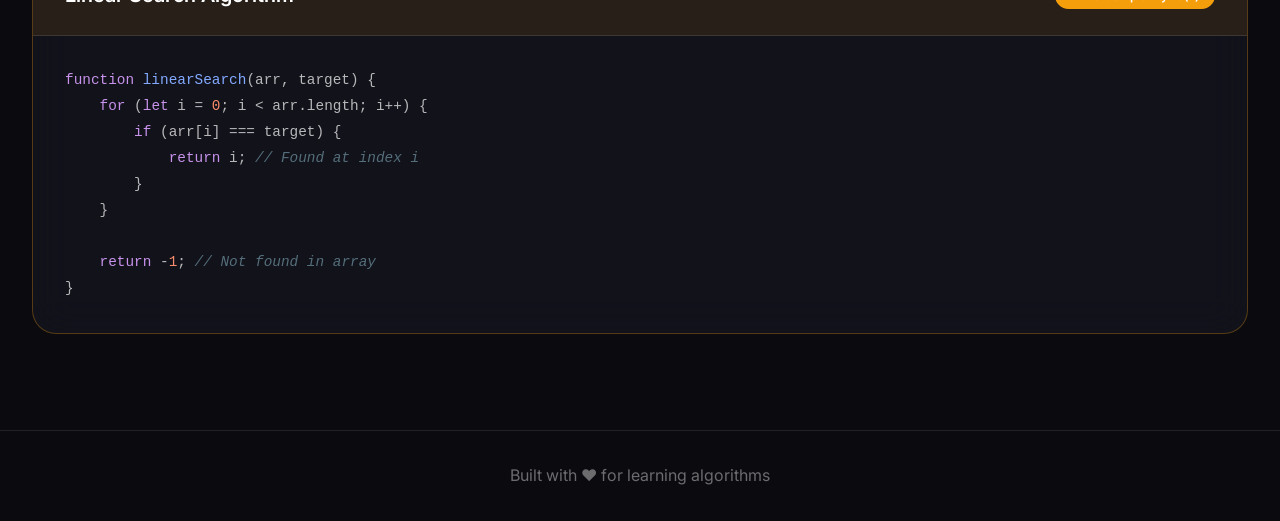
<file: linear-search.html>
<!DOCTYPE html>
<html lang="en">

<head>
    <meta charset="UTF-8">
    <meta name="viewport" content="width=device-width, initial-scale=1.0">
    <meta name="description"
        content="Interactive Linear Search Algorithm Visualizer - Learn how linear search works with step-by-step animations">
    <title>Algorithms Visualizer | Linear Search</title>
    <link rel="preconnect" href="https://fonts.googleapis.com">
    <link rel="preconnect" href="https://fonts.gstatic.com" crossorigin>
    <link href="https://fonts.googleapis.com/css2?family=Inter:wght@300;400;500;600;700;800&display=swap"
        rel="stylesheet">
    <link rel="stylesheet" href="styles.css">
</head>

<body>
    <div class="background-effects">
        <div class="gradient-orb orb-1"></div>
        <div class="gradient-orb orb-2"></div>
        <div class="gradient-orb orb-3"></div>
    </div>

    <header class="header">
        <div class="logo">
            <div class="logo-icon">
                <svg viewBox="0 0 24 24" fill="none" xmlns="http://www.w3.org/2000/svg">
                    <path d="M12 2L2 7L12 12L22 7L12 2Z" stroke="currentColor" stroke-width="2" stroke-linecap="round"
                        stroke-linejoin="round" />
                    <path d="M2 17L12 22L22 17" stroke="currentColor" stroke-width="2" stroke-linecap="round"
                        stroke-linejoin="round" />
                    <path d="M2 12L12 17L22 12" stroke="currentColor" stroke-width="2" stroke-linecap="round"
                        stroke-linejoin="round" />
                </svg>
            </div>
            <span>Algorithms Visualizer</span>
        </div>
        <nav class="nav">
            <a href="index.html" class="nav-link">Binary Search</a>
            <a href="linear-search.html" class="nav-link active">Linear Search</a>
            <a href="bubble-sort.html" class="nav-link">Bubble Sort</a>
            <a href="insertion-sort.html" class="nav-link">Insertion Sort</a>
            <a href="selection-sort.html" class="nav-link">Selection Sort</a>
            <a href="stack.html" class="nav-link">Stack</a>
            <a href="queue.html" class="nav-link">Queue</a>
            <a href="graph.html" class="nav-link">Graph</a>
            <a href="tree.html" class="nav-link">Trees</a>
        </nav>
    </header>

    <main class="main">
        <section class="hero">
            <h1 class="hero-title">
                <span class="gradient-text-orange">Linear Search</span>
                <br>Visualization
            </h1>
            <p class="hero-description">
                Watch how linear search sequentially checks each element until it finds the target or reaches the end.
                Simple yet fundamental - perfect for unsorted arrays!
            </p>
        </section>

        <section class="controls-section">
            <div class="controls-card">
                <div class="control-group">
                    <label for="arraySize">Array Size</label>
                    <div class="input-wrapper">
                        <input type="range" id="arraySize" min="5" max="20" value="10" class="slider slider-orange">
                        <span id="arraySizeValue" class="slider-value slider-value-orange">10</span>
                    </div>
                </div>

                <div class="control-group">
                    <label for="customArray">Custom Array <span class="optional">(comma-separated, any
                            order)</span></label>
                    <div class="input-wrapper">
                        <input type="text" id="customArray" placeholder="e.g., 42, 17, 8, 91, 33, 56, 24, 5, 78, 12"
                            class="text-input">
                    </div>
                </div>

                <div class="control-group">
                    <label for="targetValue">Target Value</label>
                    <div class="input-wrapper">
                        <input type="number" id="targetValue" placeholder="Enter value to search"
                            class="text-input number-input">
                    </div>
                </div>

                <div class="control-group">
                    <label for="speedControl">Animation Speed</label>
                    <div class="input-wrapper">
                        <input type="range" id="speedControl" min="100" max="2000" value="500"
                            class="slider slider-orange">
                        <span id="speedValue" class="slider-value slider-value-orange">500ms</span>
                    </div>
                </div>

                <div class="button-group">
                    <button id="generateBtn" class="btn btn-secondary">
                        <svg viewBox="0 0 24 24" fill="none" stroke="currentColor" stroke-width="2">
                            <path
                                d="M4 4v5h.582m15.356 2A8.001 8.001 0 004.582 9m0 0H9m11 11v-5h-.581m0 0a8.003 8.003 0 01-15.357-2m15.357 2H15" />
                        </svg>
                        Generate Random
                    </button>
                    <button id="searchBtn" class="btn btn-primary-orange">
                        <svg viewBox="0 0 24 24" fill="none" stroke="currentColor" stroke-width="2">
                            <circle cx="11" cy="11" r="8" />
                            <path d="M21 21l-4.35-4.35" />
                        </svg>
                        Start Search
                    </button>
                    <button id="resetBtn" class="btn btn-outline">
                        <svg viewBox="0 0 24 24" fill="none" stroke="currentColor" stroke-width="2">
                            <path d="M3 12a9 9 0 1 0 9-9 9.75 9.75 0 0 0-6.74 2.74L3 8" />
                            <path d="M3 3v5h5" />
                        </svg>
                        Reset
                    </button>
                </div>
            </div>
        </section>

        <section class="visualization-section">
            <div class="visualization-container">
                <div class="current-pointer-container" id="currentPointerContainer"></div>
                <div class="array-container" id="arrayContainer"></div>
                <div class="indices-container" id="indicesContainer"></div>
            </div>
        </section>

        <section class="info-section">
            <div class="info-cards">
                <div class="info-card status-card">
                    <div class="card-header">
                        <div class="card-icon status-icon-orange">
                            <svg viewBox="0 0 24 24" fill="none" stroke="currentColor" stroke-width="2">
                                <path d="M12 22c5.523 0 10-4.477 10-10S17.523 2 12 2 2 6.477 2 12s4.477 10 10 10z" />
                                <path d="M12 6v6l4 2" />
                            </svg>
                        </div>
                        <h3>Current Status</h3>
                    </div>
                    <div class="status-content">
                        <p id="statusMessage">Configure your array and click "Start Search" to begin</p>
                    </div>
                </div>

                <div class="info-card stats-card">
                    <div class="card-header">
                        <div class="card-icon stats-icon-orange">
                            <svg viewBox="0 0 24 24" fill="none" stroke="currentColor" stroke-width="2">
                                <path d="M18 20V10" />
                                <path d="M12 20V4" />
                                <path d="M6 20v-6" />
                            </svg>
                        </div>
                        <h3>Statistics</h3>
                    </div>
                    <div class="stats-content">
                        <div class="stat-item">
                            <span class="stat-label">Comparisons</span>
                            <span id="comparisons" class="stat-value stat-value-orange">0</span>
                        </div>
                        <div class="stat-item">
                            <span class="stat-label">Current Index</span>
                            <span id="currentIndex" class="stat-value stat-value-orange">-</span>
                        </div>
                        <div class="stat-item">
                            <span class="stat-label">Array Length</span>
                            <span id="arrayLength" class="stat-value stat-value-orange">0</span>
                        </div>
                    </div>
                </div>

                <div class="info-card legend-card">
                    <div class="card-header">
                        <div class="card-icon legend-icon-orange">
                            <svg viewBox="0 0 24 24" fill="none" stroke="currentColor" stroke-width="2">
                                <rect x="3" y="3" width="7" height="7" />
                                <rect x="14" y="3" width="7" height="7" />
                                <rect x="14" y="14" width="7" height="7" />
                                <rect x="3" y="14" width="7" height="7" />
                            </svg>
                        </div>
                        <h3>Legend</h3>
                    </div>
                    <div class="legend-content">
                        <div class="legend-item">
                            <div class="legend-color current-check"></div>
                            <span>Currently Checking</span>
                        </div>
                        <div class="legend-item">
                            <div class="legend-color checked-item"></div>
                            <span>Already Checked</span>
                        </div>
                        <div class="legend-item">
                            <div class="legend-color found"></div>
                            <span>Found Element</span>
                        </div>
                        <div class="legend-item">
                            <div class="legend-color not-found-item"></div>
                            <span>Not Checked Yet</span>
                        </div>
                    </div>
                </div>
            </div>
        </section>

        <section class="algorithm-section">
            <div class="algorithm-card algorithm-card-orange">
                <div class="algorithm-header algorithm-header-orange">
                    <h3>Linear Search Algorithm</h3>
                    <span class="complexity complexity-orange">Time Complexity: O(n)</span>
                </div>
                <div class="algorithm-content">
                    <pre><code><span class="keyword">function</span> <span class="function">linearSearch</span>(arr, target) {
    <span class="keyword">for</span> (<span class="keyword">let</span> i = <span class="number">0</span>; i < arr.length; i++) {
        <span class="keyword">if</span> (arr[i] === target) {
            <span class="keyword">return</span> i; <span class="comment">// Found at index i</span>
        }
    }
    
    <span class="keyword">return</span> -<span class="number">1</span>; <span class="comment">// Not found in array</span>
}</code></pre>
                </div>
            </div>
        </section>
    </main>

    <footer class="footer">
        <p>Built with ❤️ for learning algorithms</p>
    </footer>

    <script src="linear-search.js"></script>
</body>

</html>
</file>
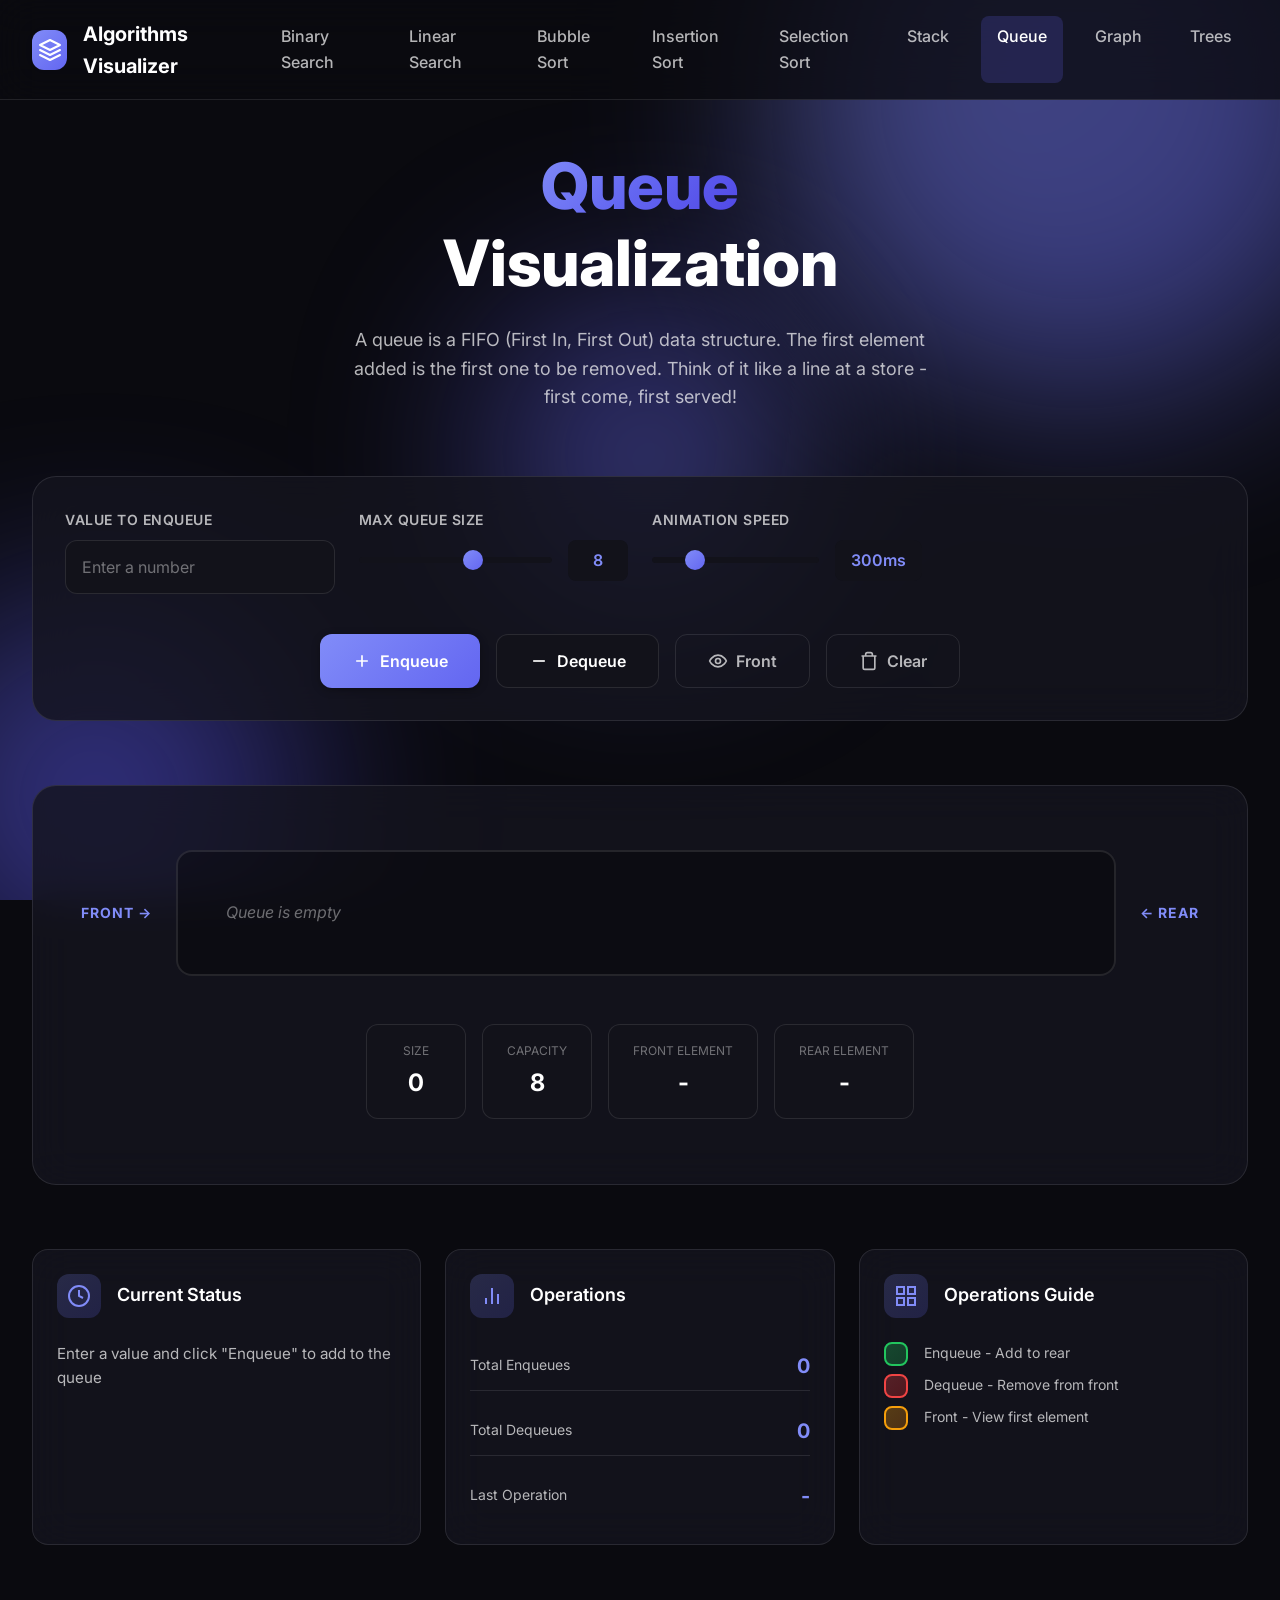
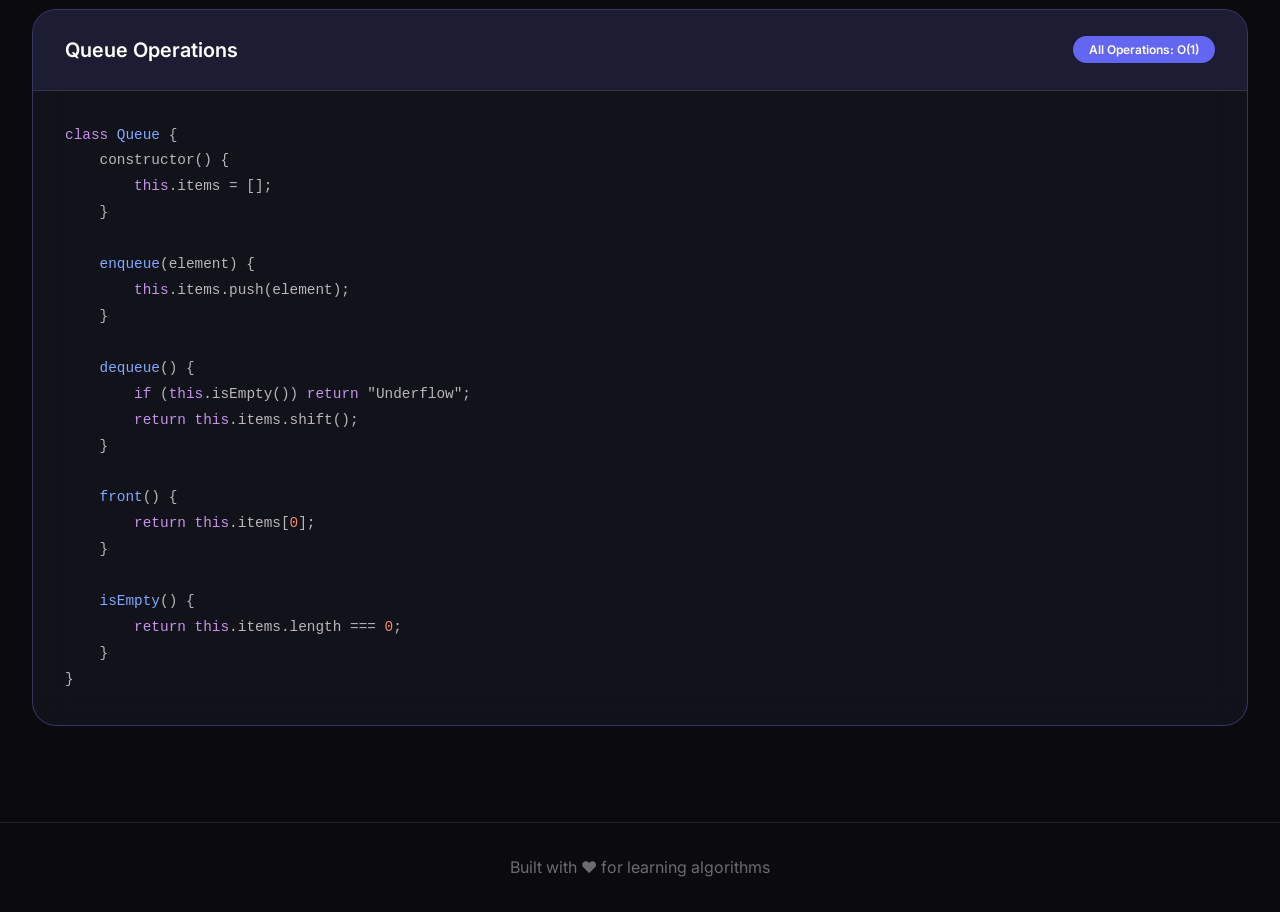
<file: queue.html>
<!DOCTYPE html>
<html lang="en">

<head>
    <meta charset="UTF-8">
    <meta name="viewport" content="width=device-width, initial-scale=1.0">
    <meta name="description"
        content="Interactive Queue Data Structure Visualizer - Learn how queue works with enqueue and dequeue operations">
    <title>Algorithms Visualizer | Queue</title>
    <link rel="preconnect" href="https://fonts.googleapis.com">
    <link rel="preconnect" href="https://fonts.gstatic.com" crossorigin>
    <link href="https://fonts.googleapis.com/css2?family=Inter:wght@300;400;500;600;700;800&display=swap"
        rel="stylesheet">
    <link rel="stylesheet" href="styles.css">
</head>

<body>
    <div class="background-effects">
        <div class="gradient-orb orb-1 orb-indigo"></div>
        <div class="gradient-orb orb-2 orb-indigo"></div>
        <div class="gradient-orb orb-3 orb-indigo"></div>
    </div>

    <header class="header">
        <div class="logo">
            <div class="logo-icon logo-icon-indigo">
                <svg viewBox="0 0 24 24" fill="none" xmlns="http://www.w3.org/2000/svg">
                    <path d="M12 2L2 7L12 12L22 7L12 2Z" stroke="currentColor" stroke-width="2" stroke-linecap="round"
                        stroke-linejoin="round" />
                    <path d="M2 17L12 22L22 17" stroke="currentColor" stroke-width="2" stroke-linecap="round"
                        stroke-linejoin="round" />
                    <path d="M2 12L12 17L22 12" stroke="currentColor" stroke-width="2" stroke-linecap="round"
                        stroke-linejoin="round" />
                </svg>
            </div>
            <span>Algorithms Visualizer</span>
        </div>
        <nav class="nav">
            <a href="index.html" class="nav-link">Binary Search</a>
            <a href="linear-search.html" class="nav-link">Linear Search</a>
            <a href="bubble-sort.html" class="nav-link">Bubble Sort</a>
            <a href="insertion-sort.html" class="nav-link">Insertion Sort</a>
            <a href="selection-sort.html" class="nav-link">Selection Sort</a>
            <a href="stack.html" class="nav-link">Stack</a>
            <a href="queue.html" class="nav-link active">Queue</a>
            <a href="graph.html" class="nav-link">Graph</a>
            <a href="tree.html" class="nav-link">Trees</a>
        </nav>
    </header>

    <main class="main">
        <section class="hero">
            <h1 class="hero-title">
                <span class="gradient-text-indigo">Queue</span>
                <br>Visualization
            </h1>
            <p class="hero-description">
                A queue is a FIFO (First In, First Out) data structure. The first element added is the first one to be
                removed.
                Think of it like a line at a store - first come, first served!
            </p>
        </section>

        <section class="controls-section">
            <div class="controls-card">
                <div class="control-group">
                    <label for="enqueueValue">Value to Enqueue</label>
                    <div class="input-wrapper">
                        <input type="number" id="enqueueValue" placeholder="Enter a number" class="text-input" min="1"
                            max="999">
                    </div>
                </div>

                <div class="control-group">
                    <label for="maxSize">Max Queue Size</label>
                    <div class="input-wrapper">
                        <input type="range" id="maxSize" min="5" max="10" value="8" class="slider slider-indigo">
                        <span id="maxSizeValue" class="slider-value slider-value-indigo">8</span>
                    </div>
                </div>

                <div class="control-group">
                    <label for="speedControl">Animation Speed</label>
                    <div class="input-wrapper">
                        <input type="range" id="speedControl" min="100" max="1000" value="300"
                            class="slider slider-indigo">
                        <span id="speedValue" class="slider-value slider-value-indigo">300ms</span>
                    </div>
                </div>

                <div class="button-group">
                    <button id="enqueueBtn" class="btn btn-primary-indigo">
                        <svg viewBox="0 0 24 24" fill="none" stroke="currentColor" stroke-width="2">
                            <path d="M12 5v14M5 12h14" />
                        </svg>
                        Enqueue
                    </button>
                    <button id="dequeueBtn" class="btn btn-secondary">
                        <svg viewBox="0 0 24 24" fill="none" stroke="currentColor" stroke-width="2">
                            <path d="M5 12h14" />
                        </svg>
                        Dequeue
                    </button>
                    <button id="frontBtn" class="btn btn-outline">
                        <svg viewBox="0 0 24 24" fill="none" stroke="currentColor" stroke-width="2">
                            <circle cx="12" cy="12" r="3" />
                            <path d="M2 12s3-7 10-7 10 7 10 7-3 7-10 7-10-7-10-7z" />
                        </svg>
                        Front
                    </button>
                    <button id="clearBtn" class="btn btn-outline">
                        <svg viewBox="0 0 24 24" fill="none" stroke="currentColor" stroke-width="2">
                            <path
                                d="M3 6h18M8 6V4a2 2 0 012-2h4a2 2 0 012 2v2m3 0v14a2 2 0 01-2 2H7a2 2 0 01-2-2V6h14" />
                        </svg>
                        Clear
                    </button>
                </div>
            </div>
        </section>

        <section class="visualization-section">
            <div class="visualization-container ds-container">
                <div class="queue-wrapper">
                    <div class="queue-label front-label">FRONT →</div>
                    <div class="queue-container" id="queueContainer">
                        <div class="queue-empty-message" id="emptyMessage">Queue is empty</div>
                    </div>
                    <div class="queue-label rear-label">← REAR</div>
                </div>
                <div class="queue-info">
                    <div class="info-badge">
                        <span class="badge-label">Size</span>
                        <span id="queueSize" class="badge-value">0</span>
                    </div>
                    <div class="info-badge">
                        <span class="badge-label">Capacity</span>
                        <span id="queueCapacity" class="badge-value">8</span>
                    </div>
                    <div class="info-badge front-badge" id="frontBadge">
                        <span class="badge-label">Front Element</span>
                        <span id="frontValue" class="badge-value">-</span>
                    </div>
                    <div class="info-badge rear-badge" id="rearBadge">
                        <span class="badge-label">Rear Element</span>
                        <span id="rearValue" class="badge-value">-</span>
                    </div>
                </div>
            </div>
        </section>

        <section class="info-section">
            <div class="info-cards">
                <div class="info-card status-card">
                    <div class="card-header">
                        <div class="card-icon status-icon-indigo">
                            <svg viewBox="0 0 24 24" fill="none" stroke="currentColor" stroke-width="2">
                                <path d="M12 22c5.523 0 10-4.477 10-10S17.523 2 12 2 2 6.477 2 12s4.477 10 10 10z" />
                                <path d="M12 6v6l4 2" />
                            </svg>
                        </div>
                        <h3>Current Status</h3>
                    </div>
                    <div class="status-content">
                        <p id="statusMessage">Enter a value and click "Enqueue" to add to the queue</p>
                    </div>
                </div>

                <div class="info-card stats-card">
                    <div class="card-header">
                        <div class="card-icon stats-icon-indigo">
                            <svg viewBox="0 0 24 24" fill="none" stroke="currentColor" stroke-width="2">
                                <path d="M18 20V10" />
                                <path d="M12 20V4" />
                                <path d="M6 20v-6" />
                            </svg>
                        </div>
                        <h3>Operations</h3>
                    </div>
                    <div class="stats-content">
                        <div class="stat-item">
                            <span class="stat-label">Total Enqueues</span>
                            <span id="totalEnqueues" class="stat-value stat-value-indigo">0</span>
                        </div>
                        <div class="stat-item">
                            <span class="stat-label">Total Dequeues</span>
                            <span id="totalDequeues" class="stat-value stat-value-indigo">0</span>
                        </div>
                        <div class="stat-item">
                            <span class="stat-label">Last Operation</span>
                            <span id="lastOperation" class="stat-value stat-value-indigo">-</span>
                        </div>
                    </div>
                </div>

                <div class="info-card legend-card">
                    <div class="card-header">
                        <div class="card-icon legend-icon-indigo">
                            <svg viewBox="0 0 24 24" fill="none" stroke="currentColor" stroke-width="2">
                                <rect x="3" y="3" width="7" height="7" />
                                <rect x="14" y="3" width="7" height="7" />
                                <rect x="14" y="14" width="7" height="7" />
                                <rect x="3" y="14" width="7" height="7" />
                            </svg>
                        </div>
                        <h3>Operations Guide</h3>
                    </div>
                    <div class="legend-content">
                        <div class="legend-item">
                            <div class="legend-color enqueue-color"></div>
                            <span>Enqueue - Add to rear</span>
                        </div>
                        <div class="legend-item">
                            <div class="legend-color dequeue-color"></div>
                            <span>Dequeue - Remove from front</span>
                        </div>
                        <div class="legend-item">
                            <div class="legend-color front-color"></div>
                            <span>Front - View first element</span>
                        </div>
                    </div>
                </div>
            </div>
        </section>

        <section class="algorithm-section">
            <div class="algorithm-card algorithm-card-indigo">
                <div class="algorithm-header algorithm-header-indigo">
                    <h3>Queue Operations</h3>
                    <span class="complexity complexity-indigo">All Operations: O(1)</span>
                </div>
                <div class="algorithm-content">
                    <pre><code><span class="keyword">class</span> <span class="function">Queue</span> {
    constructor() {
        <span class="keyword">this</span>.items = [];
    }
    
    <span class="function">enqueue</span>(element) {
        <span class="keyword">this</span>.items.push(element);
    }
    
    <span class="function">dequeue</span>() {
        <span class="keyword">if</span> (<span class="keyword">this</span>.isEmpty()) <span class="keyword">return</span> <span class="string">"Underflow"</span>;
        <span class="keyword">return</span> <span class="keyword">this</span>.items.shift();
    }
    
    <span class="function">front</span>() {
        <span class="keyword">return</span> <span class="keyword">this</span>.items[<span class="number">0</span>];
    }
    
    <span class="function">isEmpty</span>() {
        <span class="keyword">return</span> <span class="keyword">this</span>.items.length === <span class="number">0</span>;
    }
}</code></pre>
                </div>
            </div>
        </section>
    </main>

    <footer class="footer">
        <p>Built with ❤️ for learning algorithms</p>
    </footer>

    <script src="queue.js"></script>
</body>

</html>
</file>
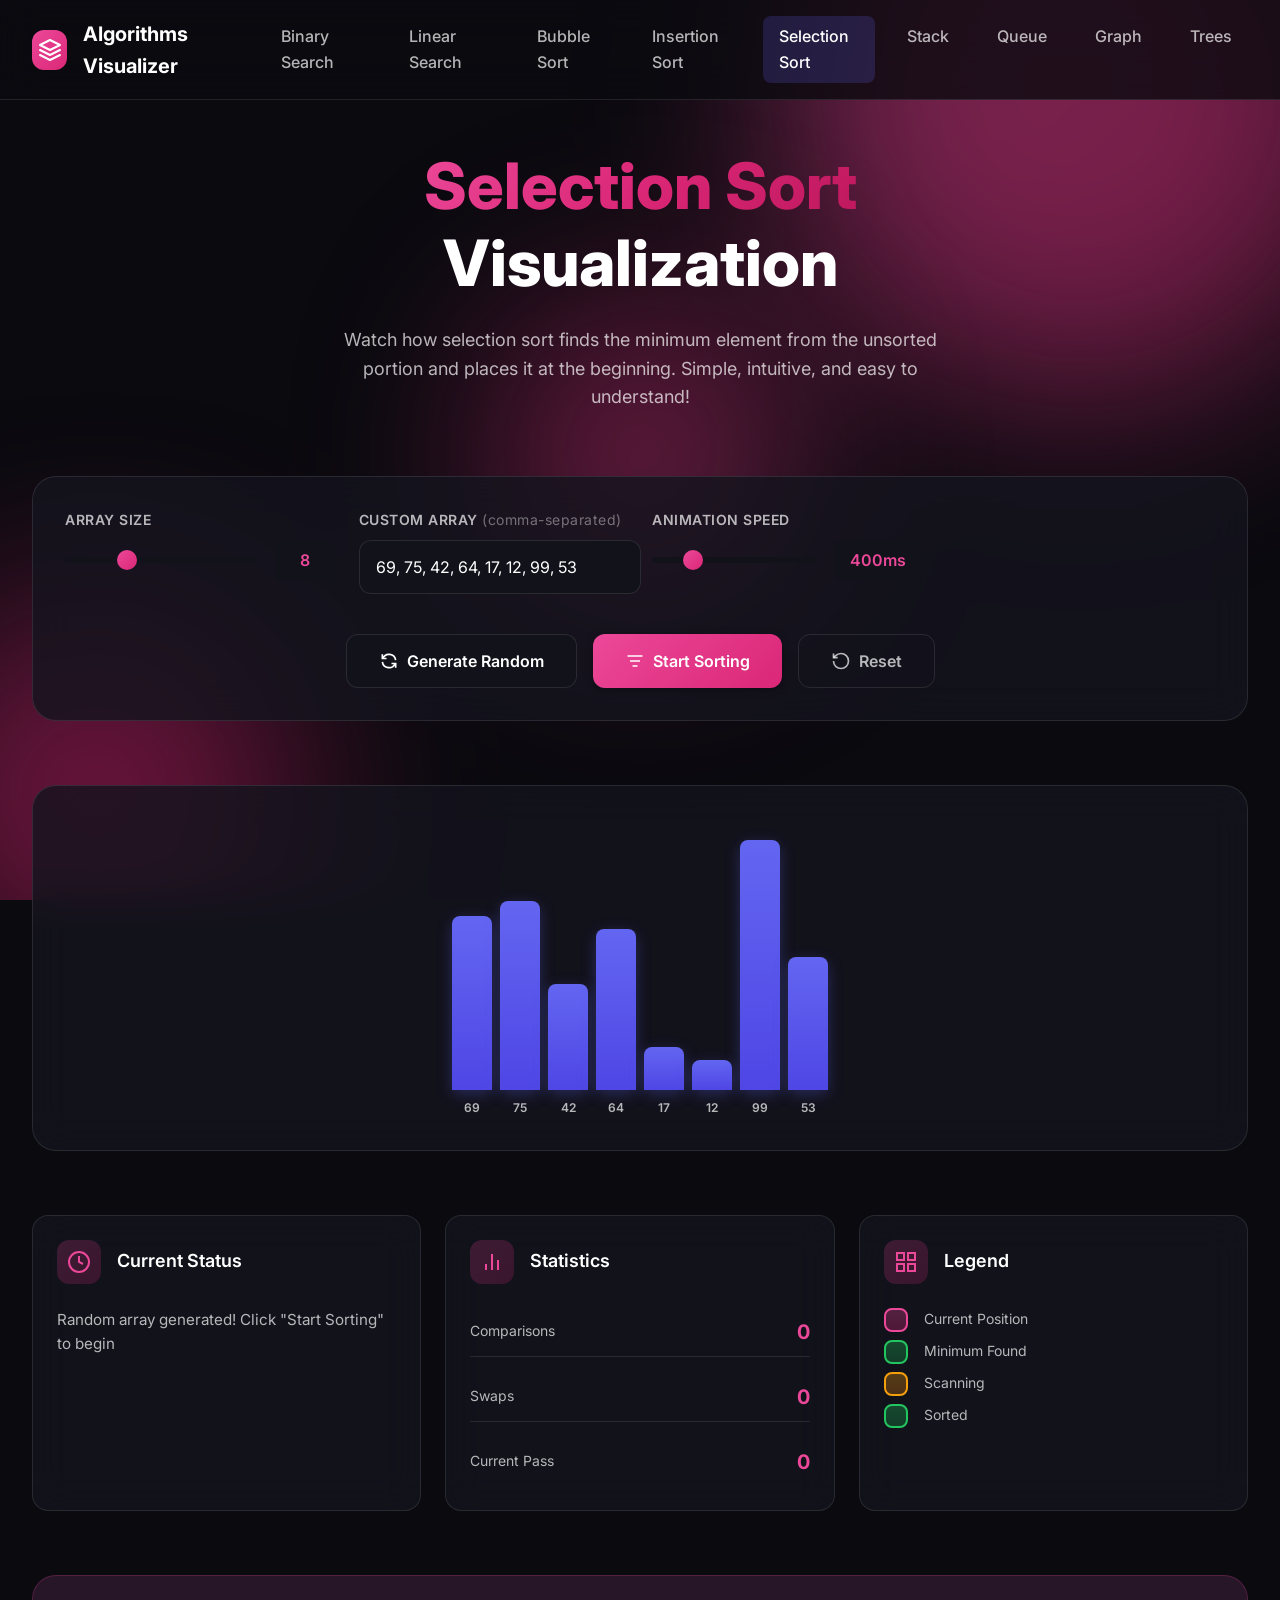
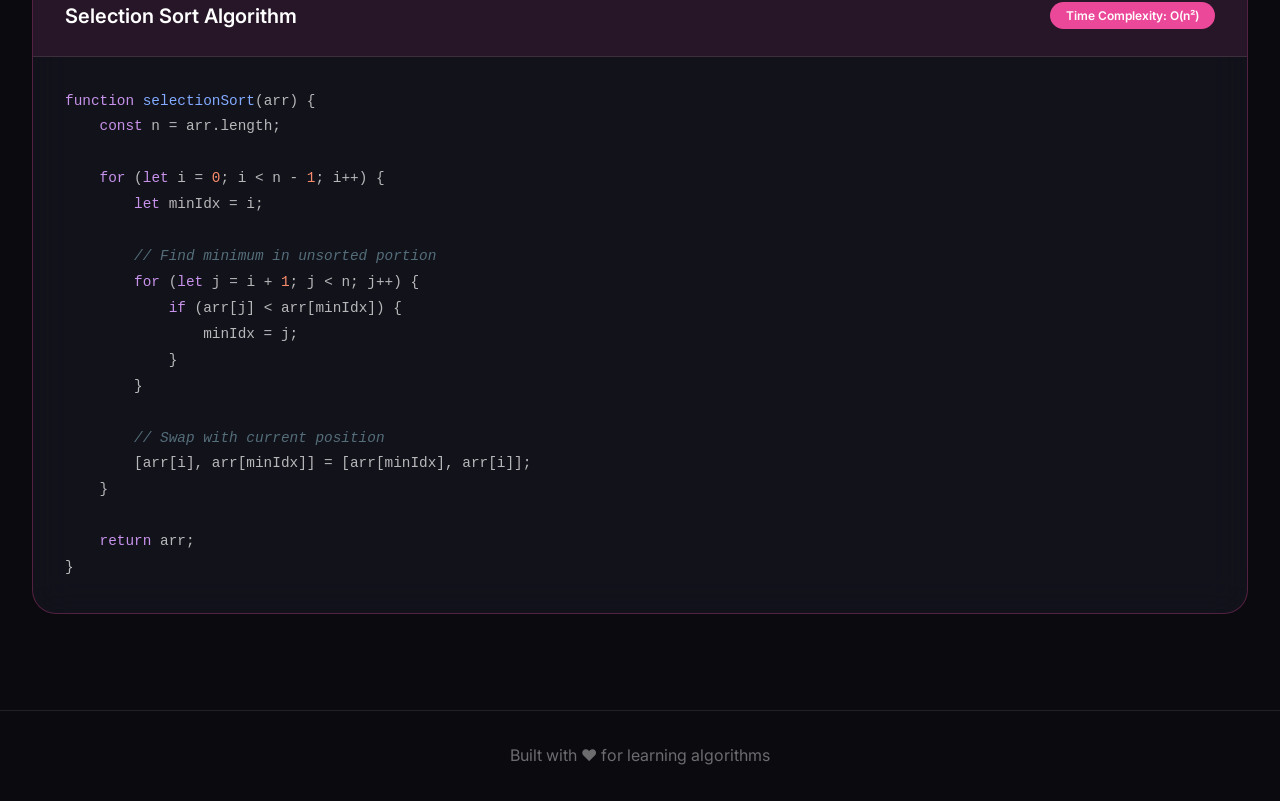
<file: selection-sort.html>
<!DOCTYPE html>
<html lang="en">

<head>
    <meta charset="UTF-8">
    <meta name="viewport" content="width=device-width, initial-scale=1.0">
    <meta name="description"
        content="Interactive Selection Sort Algorithm Visualizer - Watch how selection sort works with step-by-step animations">
    <title>Algorithms Visualizer | Selection Sort</title>
    <link rel="preconnect" href="https://fonts.googleapis.com">
    <link rel="preconnect" href="https://fonts.gstatic.com" crossorigin>
    <link href="https://fonts.googleapis.com/css2?family=Inter:wght@300;400;500;600;700;800&display=swap"
        rel="stylesheet">
    <link rel="stylesheet" href="styles.css">
</head>

<body>
    <div class="background-effects">
        <div class="gradient-orb orb-1 orb-pink"></div>
        <div class="gradient-orb orb-2 orb-pink"></div>
        <div class="gradient-orb orb-3 orb-pink"></div>
    </div>

    <header class="header">
        <div class="logo">
            <div class="logo-icon logo-icon-pink">
                <svg viewBox="0 0 24 24" fill="none" xmlns="http://www.w3.org/2000/svg">
                    <path d="M12 2L2 7L12 12L22 7L12 2Z" stroke="currentColor" stroke-width="2" stroke-linecap="round"
                        stroke-linejoin="round" />
                    <path d="M2 17L12 22L22 17" stroke="currentColor" stroke-width="2" stroke-linecap="round"
                        stroke-linejoin="round" />
                    <path d="M2 12L12 17L22 12" stroke="currentColor" stroke-width="2" stroke-linecap="round"
                        stroke-linejoin="round" />
                </svg>
            </div>
            <span>Algorithms Visualizer</span>
        </div>
        <nav class="nav">
            <a href="index.html" class="nav-link">Binary Search</a>
            <a href="linear-search.html" class="nav-link">Linear Search</a>
            <a href="bubble-sort.html" class="nav-link">Bubble Sort</a>
            <a href="insertion-sort.html" class="nav-link">Insertion Sort</a>
            <a href="selection-sort.html" class="nav-link active">Selection Sort</a>
            <a href="stack.html" class="nav-link">Stack</a>
            <a href="queue.html" class="nav-link">Queue</a>
            <a href="graph.html" class="nav-link">Graph</a>
            <a href="tree.html" class="nav-link">Trees</a>
        </nav>
    </header>

    <main class="main">
        <section class="hero">
            <h1 class="hero-title">
                <span class="gradient-text-pink">Selection Sort</span>
                <br>Visualization
            </h1>
            <p class="hero-description">
                Watch how selection sort finds the minimum element from the unsorted portion
                and places it at the beginning. Simple, intuitive, and easy to understand!
            </p>
        </section>

        <section class="controls-section">
            <div class="controls-card">
                <div class="control-group">
                    <label for="arraySize">Array Size</label>
                    <div class="input-wrapper">
                        <input type="range" id="arraySize" min="5" max="15" value="8" class="slider slider-pink">
                        <span id="arraySizeValue" class="slider-value slider-value-pink">8</span>
                    </div>
                </div>

                <div class="control-group">
                    <label for="customArray">Custom Array <span class="optional">(comma-separated)</span></label>
                    <div class="input-wrapper">
                        <input type="text" id="customArray" placeholder="e.g., 64, 34, 25, 12, 22, 11, 90"
                            class="text-input">
                    </div>
                </div>

                <div class="control-group">
                    <label for="speedControl">Animation Speed</label>
                    <div class="input-wrapper">
                        <input type="range" id="speedControl" min="100" max="1500" value="400"
                            class="slider slider-pink">
                        <span id="speedValue" class="slider-value slider-value-pink">400ms</span>
                    </div>
                </div>

                <div class="button-group">
                    <button id="generateBtn" class="btn btn-secondary">
                        <svg viewBox="0 0 24 24" fill="none" stroke="currentColor" stroke-width="2">
                            <path
                                d="M4 4v5h.582m15.356 2A8.001 8.001 0 004.582 9m0 0H9m11 11v-5h-.581m0 0a8.003 8.003 0 01-15.357-2m15.357 2H15" />
                        </svg>
                        Generate Random
                    </button>
                    <button id="sortBtn" class="btn btn-primary-pink">
                        <svg viewBox="0 0 24 24" fill="none" stroke="currentColor" stroke-width="2">
                            <path d="M3 6h18M6 12h12M9 18h6" />
                        </svg>
                        Start Sorting
                    </button>
                    <button id="resetBtn" class="btn btn-outline">
                        <svg viewBox="0 0 24 24" fill="none" stroke="currentColor" stroke-width="2">
                            <path d="M3 12a9 9 0 1 0 9-9 9.75 9.75 0 0 0-6.74 2.74L3 8" />
                            <path d="M3 3v5h5" />
                        </svg>
                        Reset
                    </button>
                </div>
            </div>
        </section>

        <section class="visualization-section">
            <div class="visualization-container visualization-container-bars">
                <div class="bars-container" id="barsContainer"></div>
            </div>
        </section>

        <section class="info-section">
            <div class="info-cards">
                <div class="info-card status-card">
                    <div class="card-header">
                        <div class="card-icon status-icon-pink">
                            <svg viewBox="0 0 24 24" fill="none" stroke="currentColor" stroke-width="2">
                                <path d="M12 22c5.523 0 10-4.477 10-10S17.523 2 12 2 2 6.477 2 12s4.477 10 10 10z" />
                                <path d="M12 6v6l4 2" />
                            </svg>
                        </div>
                        <h3>Current Status</h3>
                    </div>
                    <div class="status-content">
                        <p id="statusMessage">Configure your array and click "Start Sorting" to begin</p>
                    </div>
                </div>

                <div class="info-card stats-card">
                    <div class="card-header">
                        <div class="card-icon stats-icon-pink">
                            <svg viewBox="0 0 24 24" fill="none" stroke="currentColor" stroke-width="2">
                                <path d="M18 20V10" />
                                <path d="M12 20V4" />
                                <path d="M6 20v-6" />
                            </svg>
                        </div>
                        <h3>Statistics</h3>
                    </div>
                    <div class="stats-content">
                        <div class="stat-item">
                            <span class="stat-label">Comparisons</span>
                            <span id="comparisons" class="stat-value stat-value-pink">0</span>
                        </div>
                        <div class="stat-item">
                            <span class="stat-label">Swaps</span>
                            <span id="swaps" class="stat-value stat-value-pink">0</span>
                        </div>
                        <div class="stat-item">
                            <span class="stat-label">Current Pass</span>
                            <span id="currentPass" class="stat-value stat-value-pink">0</span>
                        </div>
                    </div>
                </div>

                <div class="info-card legend-card">
                    <div class="card-header">
                        <div class="card-icon legend-icon-pink">
                            <svg viewBox="0 0 24 24" fill="none" stroke="currentColor" stroke-width="2">
                                <rect x="3" y="3" width="7" height="7" />
                                <rect x="14" y="3" width="7" height="7" />
                                <rect x="14" y="14" width="7" height="7" />
                                <rect x="3" y="14" width="7" height="7" />
                            </svg>
                        </div>
                        <h3>Legend</h3>
                    </div>
                    <div class="legend-content">
                        <div class="legend-item">
                            <div class="legend-color current-position"></div>
                            <span>Current Position</span>
                        </div>
                        <div class="legend-item">
                            <div class="legend-color minimum-element"></div>
                            <span>Minimum Found</span>
                        </div>
                        <div class="legend-item">
                            <div class="legend-color scanning-element"></div>
                            <span>Scanning</span>
                        </div>
                        <div class="legend-item">
                            <div class="legend-color sorted-item"></div>
                            <span>Sorted</span>
                        </div>
                    </div>
                </div>
            </div>
        </section>

        <section class="algorithm-section">
            <div class="algorithm-card algorithm-card-pink">
                <div class="algorithm-header algorithm-header-pink">
                    <h3>Selection Sort Algorithm</h3>
                    <span class="complexity complexity-pink">Time Complexity: O(n²)</span>
                </div>
                <div class="algorithm-content">
                    <pre><code><span class="keyword">function</span> <span class="function">selectionSort</span>(arr) {
    <span class="keyword">const</span> n = arr.length;
    
    <span class="keyword">for</span> (<span class="keyword">let</span> i = <span class="number">0</span>; i < n - <span class="number">1</span>; i++) {
        <span class="keyword">let</span> minIdx = i;
        
        <span class="comment">// Find minimum in unsorted portion</span>
        <span class="keyword">for</span> (<span class="keyword">let</span> j = i + <span class="number">1</span>; j < n; j++) {
            <span class="keyword">if</span> (arr[j] < arr[minIdx]) {
                minIdx = j;
            }
        }
        
        <span class="comment">// Swap with current position</span>
        [arr[i], arr[minIdx]] = [arr[minIdx], arr[i]];
    }
    
    <span class="keyword">return</span> arr;
}</code></pre>
                </div>
            </div>
        </section>
    </main>

    <footer class="footer">
        <p>Built with ❤️ for learning algorithms</p>
    </footer>

    <script src="selection-sort.js"></script>
</body>

</html>
</file>
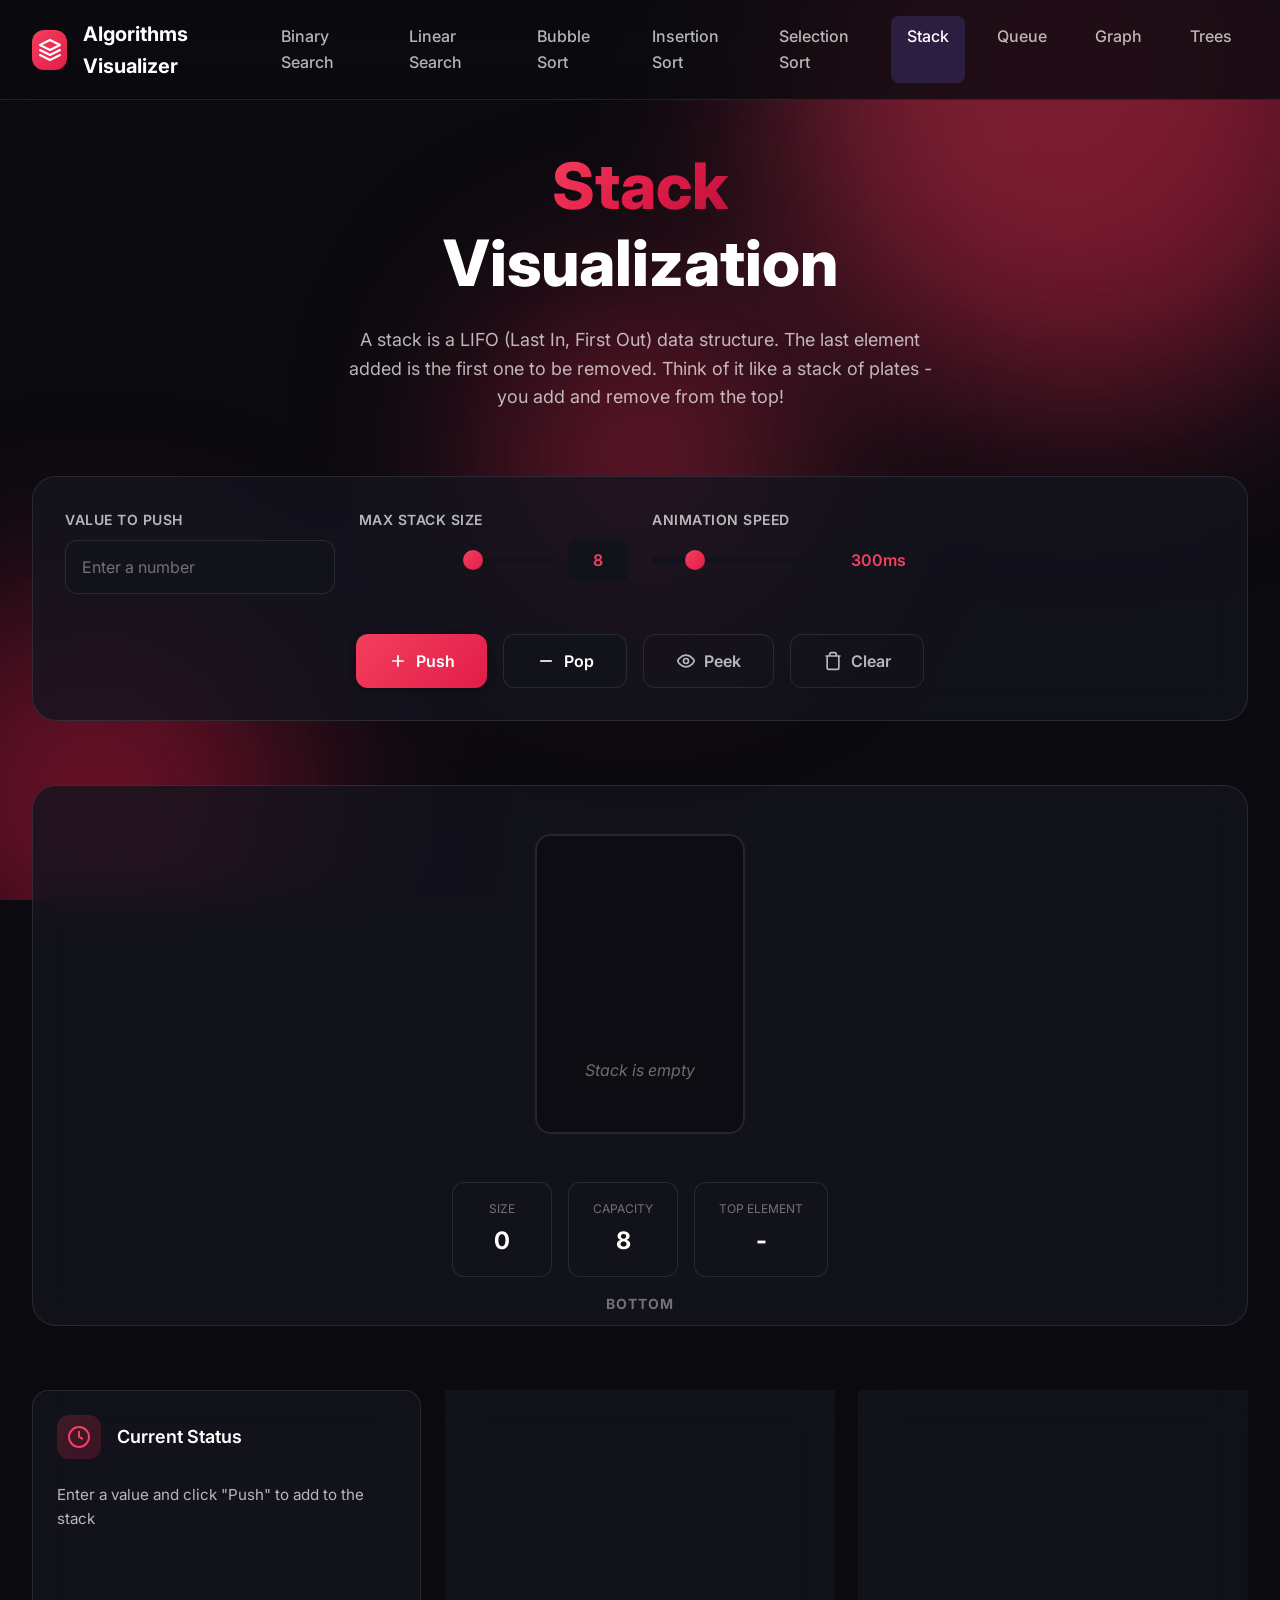
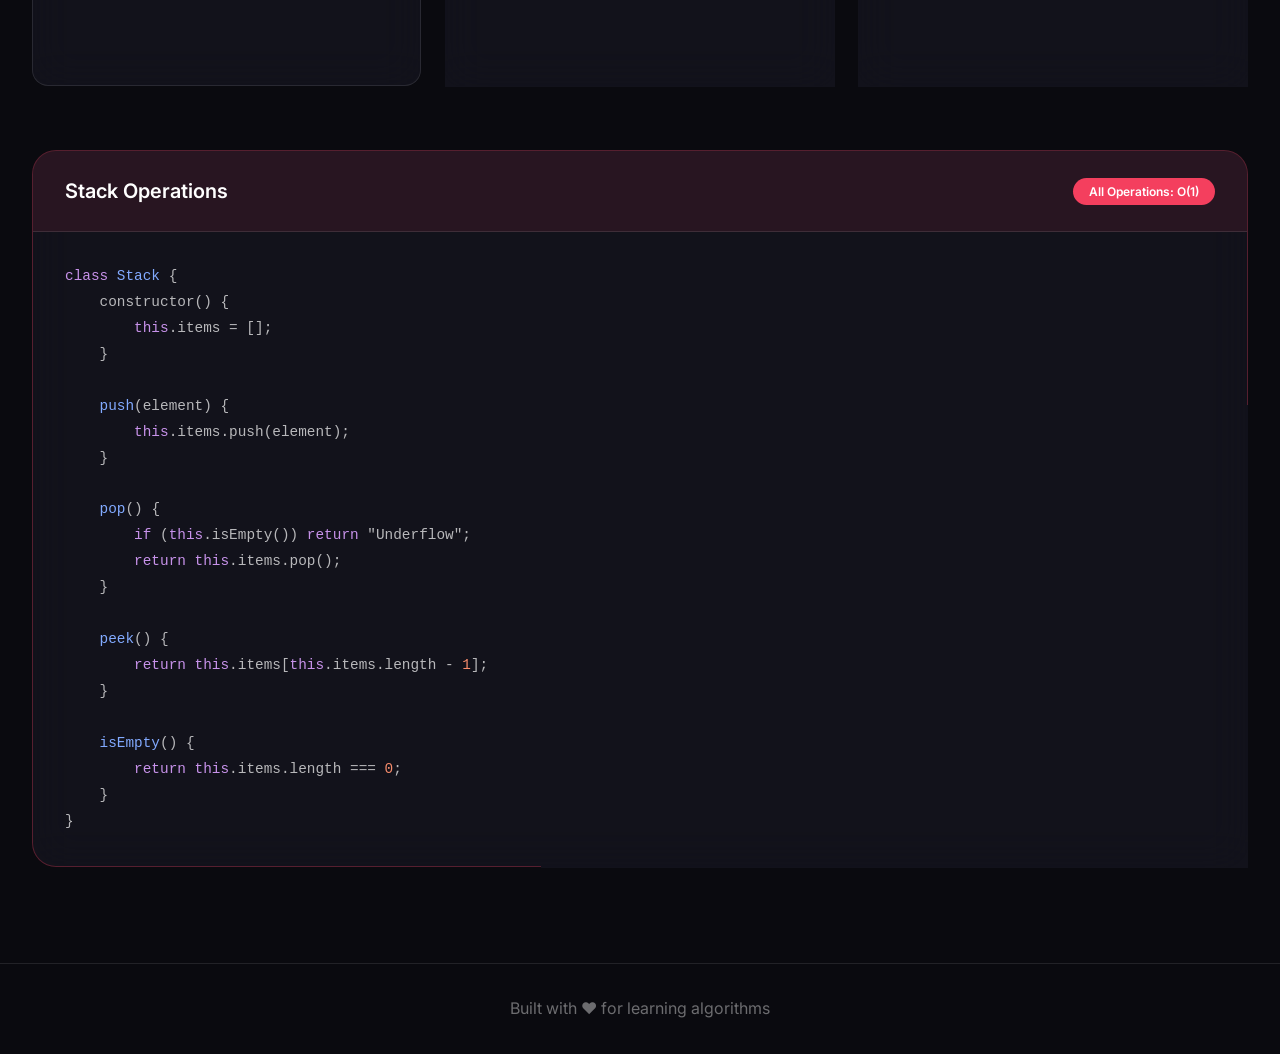
<file: stack.html>
<!DOCTYPE html>
<html lang="en">

<head>
    <meta charset="UTF-8">
    <meta name="viewport" content="width=device-width, initial-scale=1.0">
    <meta name="description"
        content="Interactive Stack Data Structure Visualizer - Learn how stack works with push and pop operations">
    <title>Algorithms Visualizer | Stack</title>
    <link rel="preconnect" href="https://fonts.googleapis.com">
    <link rel="preconnect" href="https://fonts.gstatic.com" crossorigin>
    <link href="https://fonts.googleapis.com/css2?family=Inter:wght@300;400;500;600;700;800&display=swap"
        rel="stylesheet">
    <link rel="stylesheet" href="styles.css">
</head>

<body>
    <div class="background-effects">
        <div class="gradient-orb orb-1 orb-rose"></div>
        <div class="gradient-orb orb-2 orb-rose"></div>
        <div class="gradient-orb orb-3 orb-rose"></div>
    </div>

    <header class="header">
        <div class="logo">
            <div class="logo-icon logo-icon-rose">
                <svg viewBox="0 0 24 24" fill="none" xmlns="http://www.w3.org/2000/svg">
                    <path d="M12 2L2 7L12 12L22 7L12 2Z" stroke="currentColor" stroke-width="2" stroke-linecap="round"
                        stroke-linejoin="round" />
                    <path d="M2 17L12 22L22 17" stroke="currentColor" stroke-width="2" stroke-linecap="round"
                        stroke-linejoin="round" />
                    <path d="M2 12L12 17L22 12" stroke="currentColor" stroke-width="2" stroke-linecap="round"
                        stroke-linejoin="round" />
                </svg>
            </div>
            <span>Algorithms Visualizer</span>
        </div>
        <nav class="nav">
            <a href="index.html" class="nav-link">Binary Search</a>
            <a href="linear-search.html" class="nav-link">Linear Search</a>
            <a href="bubble-sort.html" class="nav-link">Bubble Sort</a>
            <a href="insertion-sort.html" class="nav-link">Insertion Sort</a>
            <a href="selection-sort.html" class="nav-link">Selection Sort</a>
            <a href="stack.html" class="nav-link active">Stack</a>
            <a href="queue.html" class="nav-link">Queue</a>
            <a href="graph.html" class="nav-link">Graph</a>
            <a href="tree.html" class="nav-link">Trees</a>
        </nav>
    </header>

    <main class="main">
        <section class="hero">
            <h1 class="hero-title">
                <span class="gradient-text-rose">Stack</span>
                <br>Visualization
            </h1>
            <p class="hero-description">
                A stack is a LIFO (Last In, First Out) data structure. The last element added is the first one to be
                removed.
                Think of it like a stack of plates - you add and remove from the top!
            </p>
        </section>

        <section class="controls-section">
            <div class="controls-card">
                <div class="control-group">
                    <label for="pushValue">Value to Push</label>
                    <div class="input-wrapper">
                        <input type="number" id="pushValue" placeholder="Enter a number" class="text-input" min="1"
                            max="999">
                    </div>
                </div>

                <div class="control-group">
                    <label for="maxSize">Max Stack Size</label>
                    <div class="input-wrapper">
                        <input type="range" id="maxSize" min="5" max="10" value="8" class="slider slider-rose">
                        <span id="maxSizeValue" class="slider-value slider-value-rose">8</span>
                    </div>
                </div>

                <div class="control-group">
                    <label for="speedControl">Animation Speed</label>
                    <div class="input-wrapper">
                        <input type="range" id="speedControl" min="100" max="1000" value="300"
                            class="slider slider-rose">
                        <span id="speedValue" class="slider-value slider-value-rose">300ms</span>
                    </div>
                </div>

                <div class="button-group">
                    <button id="pushBtn" class="btn btn-primary-rose">
                        <svg viewBox="0 0 24 24" fill="none" stroke="currentColor" stroke-width="2">
                            <path d="M12 5v14M5 12h14" />
                        </svg>
                        Push
                    </button>
                    <button id="popBtn" class="btn btn-secondary">
                        <svg viewBox="0 0 24 24" fill="none" stroke="currentColor" stroke-width="2">
                            <path d="M5 12h14" />
                        </svg>
                        Pop
                    </button>
                    <button id="peekBtn" class="btn btn-outline">
                        <svg viewBox="0 0 24 24" fill="none" stroke="currentColor" stroke-width="2">
                            <circle cx="12" cy="12" r="3" />
                            <path d="M2 12s3-7 10-7 10 7 10 7-3 7-10 7-10-7-10-7z" />
                        </svg>
                        Peek
                    </button>
                    <button id="clearBtn" class="btn btn-outline">
                        <svg viewBox="0 0 24 24" fill="none" stroke="currentColor" stroke-width="2">
                            <path
                                d="M3 6h18M8 6V4a2 2 0 012-2h4a2 2 0 012 2v2m3 0v14a2 2 0 01-2 2H7a2 2 0 01-2-2V6h14" />
                        </svg>
                        Clear
                    </button>
                </div>
            </div>
        </section>

        <section class="visualization-section">
            <div class="visualization-container ds-container">
                <div class="stack-wrapper">
                    <div class="stack-label top-label">← TOP</div>
                    <div class="stack-container" id="stackContainer">
                        <div class="stack-empty-message" id="emptyMessage">Stack is empty</div>
                    </div>
                    <div class="stack-label bottom-label">BOTTOM</div>
                </div>
                <div class="stack-info">
                    <div class="info-badge">
                        <span class="badge-label">Size</span>
                        <span id="stackSize" class="badge-value">0</span>
                    </div>
                    <div class="info-badge">
                        <span class="badge-label">Capacity</span>
                        <span id="stackCapacity" class="badge-value">8</span>
                    </div>
                    <div class="info-badge peek-badge" id="peekBadge">
                        <span class="badge-label">Top Element</span>
                        <span id="peekValue" class="badge-value">-</span>
                    </div>
                </div>
            </div>
        </section>

        <section class="info-section">
            <div class="info-cards">
                <div class="info-card status-card">
                    <div class="card-header">
                        <div class="card-icon status-icon-rose">
                            <svg viewBox="0 0 24 24" fill="none" stroke="currentColor" stroke-width="2">
                                <path d="M12 22c5.523 0 10-4.477 10-10S17.523 2 12 2 2 6.477 2 12s4.477 10 10 10z" />
                                <path d="M12 6v6l4 2" />
                            </svg>
                        </div>
                        <h3>Current Status</h3>
                    </div>
                    <div class="status-content">
                        <p id="statusMessage">Enter a value and click "Push" to add to the stack</p>
                    </div>
                </div>

                <div class="info-card stats-card">
                    <div class="card-header">
                        <div class="card-icon stats-icon-rose">
                            <svg viewBox="0 0 24 24" fill="none" stroke="currentColor" stroke-width="2">
                                <path d="M18 20V10" />
                                <path d="M12 20V4" />
                                <path d="M6 20v-6" />
                            </svg>
                        </div>
                        <h3>Operations</h3>
                    </div>
                    <div class="stats-content">
                        <div class="stat-item">
                            <span class="stat-label">Total Pushes</span>
                            <span id="totalPushes" class="stat-value stat-value-rose">0</span>
                        </div>
                        <div class="stat-item">
                            <span class="stat-label">Total Pops</span>
                            <span id="totalPops" class="stat-value stat-value-rose">0</span>
                        </div>
                        <div class="stat-item">
                            <span class="stat-label">Last Operation</span>
                            <span id="lastOperation" class="stat-value stat-value-rose">-</span>
                        </div>
                    </div>
                </div>

                <div class="info-card legend-card">
                    <div class="card-header">
                        <div class="card-icon legend-icon-rose">
                            <svg viewBox="0 0 24 24" fill="none" stroke="currentColor" stroke-width="2">
                                <rect x="3" y="3" width="7" height="7" />
                                <rect x="14" y="3" width="7" height="7" />
                                <rect x="14" y="14" width="7" height="7" />
                                <rect x="3" y="14" width="7" height="7" />
                            </svg>
                        </div>
                        <h3>Operations Guide</h3>
                    </div>
                    <div class="legend-content">
                        <div class="legend-item">
                            <div class="legend-color push-color"></div>
                            <span>Push - Add to top</span>
                        </div>
                        <div class="legend-item">
                            <div class="legend-color pop-color"></div>
                            <span>Pop - Remove from top</span>
                        </div>
                        <div class="legend-item">
                            <div class="legend-color peek-color"></div>
                            <span>Peek - View top element</span>
                        </div>
                    </div>
                </div>
            </div>
        </section>

        <section class="algorithm-section">
            <div class="algorithm-card algorithm-card-rose">
                <div class="algorithm-header algorithm-header-rose">
                    <h3>Stack Operations</h3>
                    <span class="complexity complexity-rose">All Operations: O(1)</span>
                </div>
                <div class="algorithm-content">
                    <pre><code><span class="keyword">class</span> <span class="function">Stack</span> {
    constructor() {
        <span class="keyword">this</span>.items = [];
    }
    
    <span class="function">push</span>(element) {
        <span class="keyword">this</span>.items.push(element);
    }
    
    <span class="function">pop</span>() {
        <span class="keyword">if</span> (<span class="keyword">this</span>.isEmpty()) <span class="keyword">return</span> <span class="string">"Underflow"</span>;
        <span class="keyword">return</span> <span class="keyword">this</span>.items.pop();
    }
    
    <span class="function">peek</span>() {
        <span class="keyword">return</span> <span class="keyword">this</span>.items[<span class="keyword">this</span>.items.length - <span class="number">1</span>];
    }
    
    <span class="function">isEmpty</span>() {
        <span class="keyword">return</span> <span class="keyword">this</span>.items.length === <span class="number">0</span>;
    }
}</code></pre>
                </div>
            </div>
        </section>
    </main>

    <footer class="footer">
        <p>Built with ❤️ for learning algorithms</p>
    </footer>

    <script src="stack.js"></script>
</body>

</html>
</file>
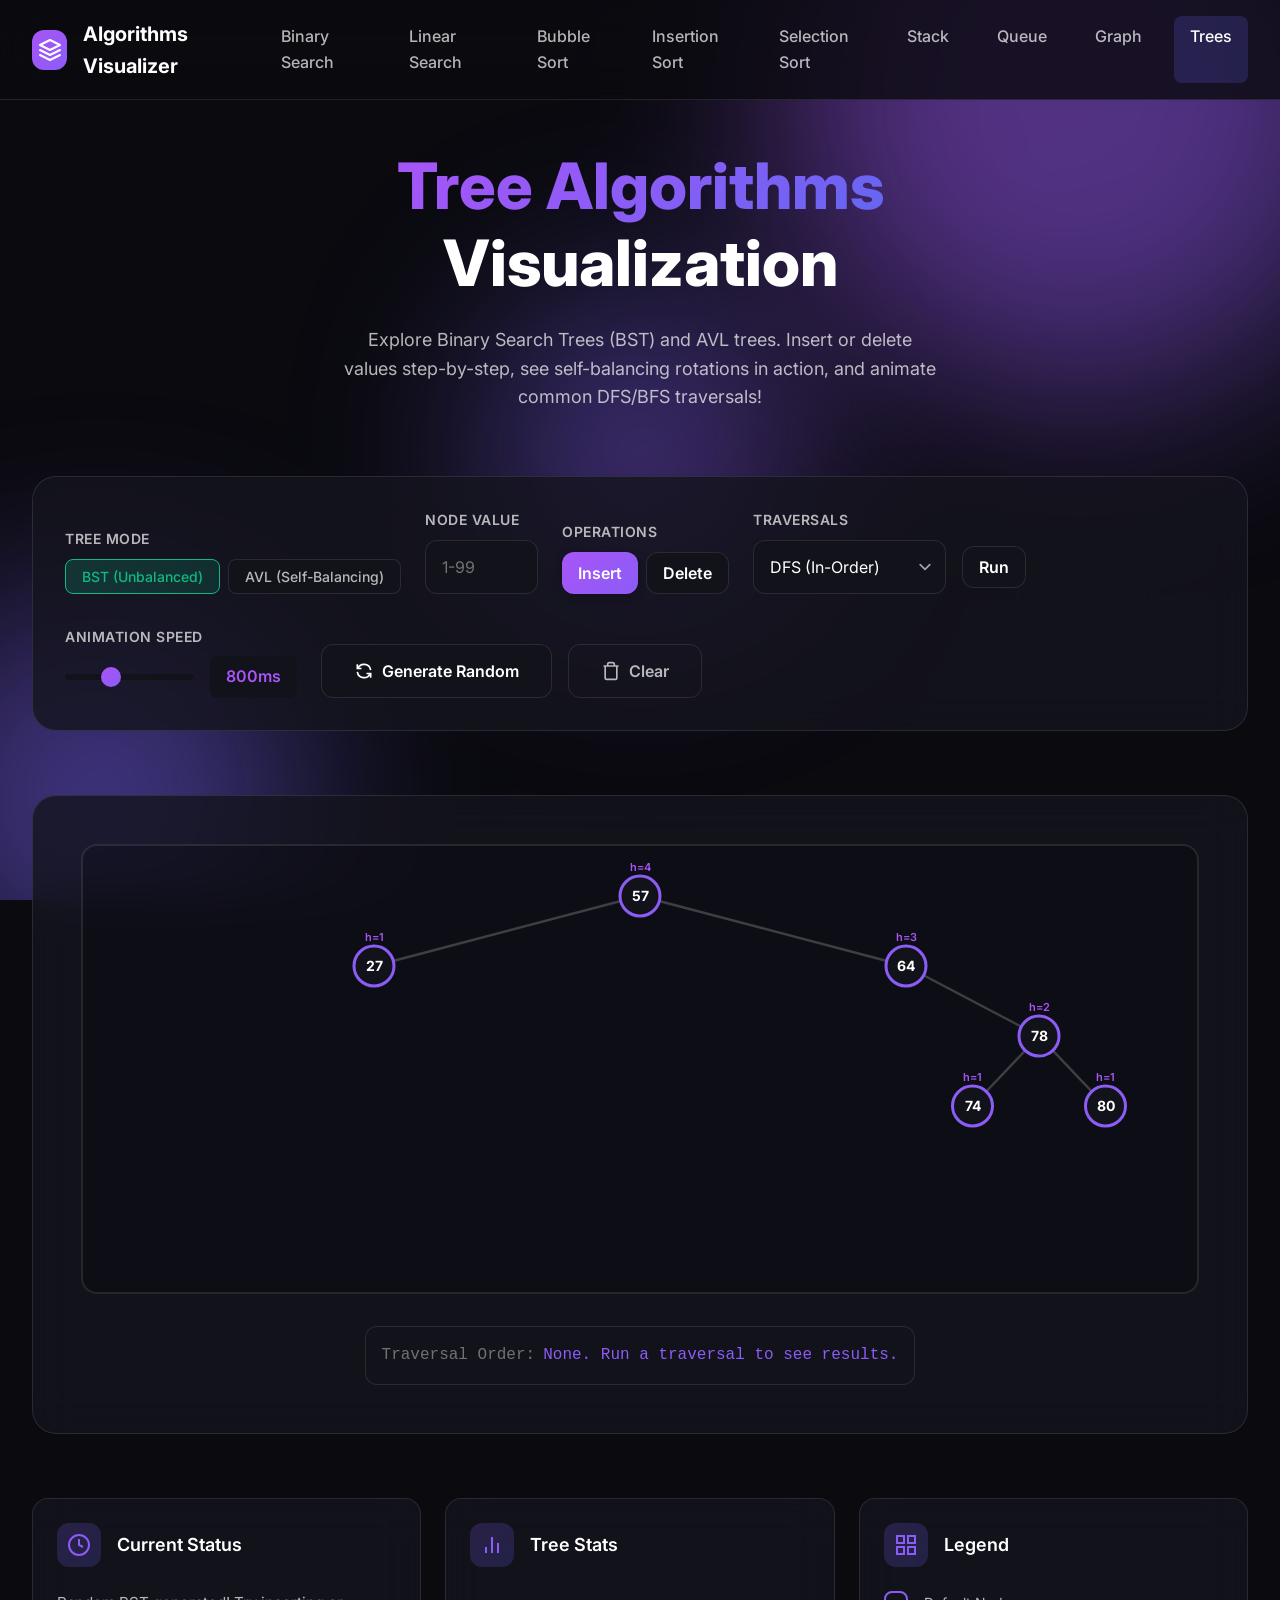
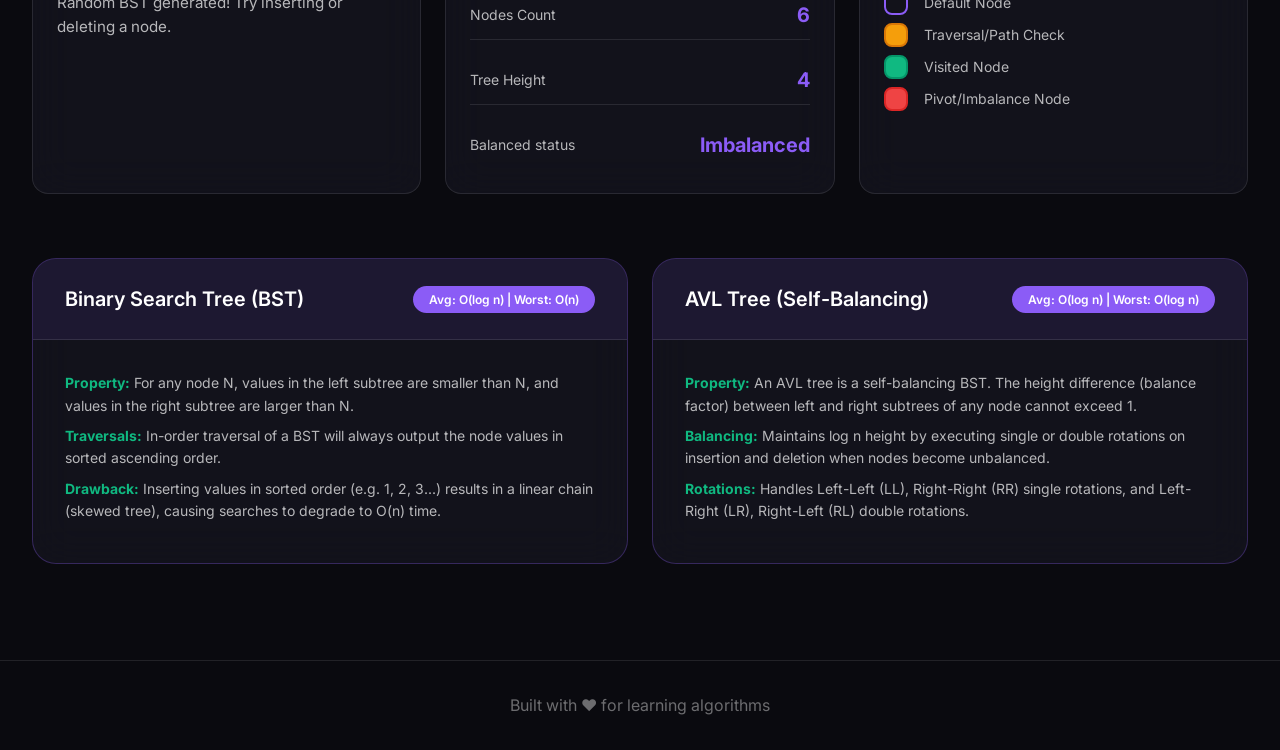
<file: tree.html>
<!DOCTYPE html>
<html lang="en">

<head>
    <meta charset="UTF-8">
    <meta name="viewport" content="width=device-width, initial-scale=1.0">
    <meta name="description"
        content="Interactive Tree Visualizer - Learn Binary Search Trees (BST) and AVL trees with insert, delete, and balancing animations">
    <title>Algorithms Visualizer | Tree Algorithms</title>
    <link rel="preconnect" href="https://fonts.googleapis.com">
    <link rel="preconnect" href="https://fonts.gstatic.com" crossorigin>
    <link href="https://fonts.googleapis.com/css2?family=Inter:wght@300;400;500;600;700;800&display=swap"
        rel="stylesheet">
    <link rel="stylesheet" href="styles.css">
</head>

<body>
    <div class="background-effects">
        <div class="gradient-orb orb-1 orb-violet"></div>
        <div class="gradient-orb orb-2 orb-violet"></div>
        <div class="gradient-orb orb-3 orb-violet"></div>
    </div>

    <header class="header">
        <div class="logo">
            <div class="logo-icon logo-icon-violet">
                <svg viewBox="0 0 24 24" fill="none" xmlns="http://www.w3.org/2000/svg">
                    <path d="M12 2L2 7L12 12L22 7L12 2Z" stroke="currentColor" stroke-width="2" stroke-linecap="round"
                        stroke-linejoin="round" />
                    <path d="M2 17L12 22L22 17" stroke="currentColor" stroke-width="2" stroke-linecap="round"
                        stroke-linejoin="round" />
                    <path d="M2 12L12 17L22 12" stroke="currentColor" stroke-width="2" stroke-linecap="round"
                        stroke-linejoin="round" />
                </svg>
            </div>
            <span>Algorithms Visualizer</span>
        </div>
        <nav class="nav">
            <a href="index.html" class="nav-link">Binary Search</a>
            <a href="linear-search.html" class="nav-link">Linear Search</a>
            <a href="bubble-sort.html" class="nav-link">Bubble Sort</a>
            <a href="insertion-sort.html" class="nav-link">Insertion Sort</a>
            <a href="selection-sort.html" class="nav-link">Selection Sort</a>
            <a href="stack.html" class="nav-link">Stack</a>
            <a href="queue.html" class="nav-link">Queue</a>
            <a href="graph.html" class="nav-link">Graph</a>
            <a href="tree.html" class="nav-link active">Trees</a>
        </nav>
    </header>

    <main class="main">
        <section class="hero">
            <h1 class="hero-title">
                <span class="gradient-text-violet">Tree Algorithms</span>
                <br>Visualization
            </h1>
            <p class="hero-description">
                Explore Binary Search Trees (BST) and AVL trees. Insert or delete values step-by-step, see self-balancing rotations in action, and animate common DFS/BFS traversals!
            </p>
        </section>

        <section class="controls-section">
            <div class="controls-card tree-controls">
                <div class="control-group">
                    <label>Tree Mode</label>
                    <div class="algorithm-selector">
                        <button id="bstModeBtn" class="algo-btn active" data-mode="bst">BST (Unbalanced)</button>
                        <button id="avlModeBtn" class="algo-btn" data-mode="avl">AVL (Self-Balancing)</button>
                    </div>
                </div>

                <div class="control-group">
                    <label for="nodeValue">Node Value</label>
                    <div class="input-wrapper">
                        <input type="number" id="nodeValue" placeholder="1-99" min="1" max="99" class="text-input number-input">
                    </div>
                </div>

                <div class="control-group">
                    <label>Operations</label>
                    <div class="button-group" style="padding-top: 0; justify-content: flex-start; gap: 8px;">
                        <button id="insertBtn" class="btn btn-primary-violet" style="padding: 10px 16px;">Insert</button>
                        <button id="deleteBtn" class="btn btn-secondary" style="padding: 10px 16px;">Delete</button>
                    </div>
                </div>

                <div class="control-group">
                    <label for="traversalSelect">Traversals</label>
                    <div class="input-wrapper">
                        <select id="traversalSelect" class="text-input select-input" style="min-width: 150px;">
                            <option value="inorder">DFS (In-Order)</option>
                            <option value="preorder">DFS (Pre-Order)</option>
                            <option value="postorder">DFS (Post-Order)</option>
                            <option value="bfs">BFS (Level-Order)</option>
                        </select>
                        <button id="traverseBtn" class="btn btn-secondary" style="padding: 10px 16px;">Run</button>
                    </div>
                </div>

                <div class="control-group">
                    <label for="speedControl">Animation Speed</label>
                    <div class="input-wrapper">
                        <input type="range" id="speedControl" min="200" max="2000" value="800"
                            class="slider slider-violet">
                        <span id="speedValue" class="slider-value slider-value-violet">800ms</span>
                    </div>
                </div>

                <div class="button-group" style="grid-column: 1 / -1; margin-top: 10px;">
                    <button id="generateBtn" class="btn btn-secondary">
                        <svg viewBox="0 0 24 24" fill="none" stroke="currentColor" stroke-width="2">
                            <path
                                d="M4 4v5h.582m15.356 2A8.001 8.001 0 004.582 9m0 0H9m11 11v-5h-.581m0 0a8.003 8.003 0 01-15.357-2m15.357 2H15" />
                        </svg>
                        Generate Random
                    </button>
                    <button id="clearBtn" class="btn btn-outline">
                        <svg viewBox="0 0 24 24" fill="none" stroke="currentColor" stroke-width="2">
                            <path
                                d="M3 6h18M8 6V4a2 2 0 012-2h4a2 2 0 012 2v2m3 0v14a2 2 0 01-2 2H7a2 2 0 01-2-2V6h14" />
                        </svg>
                        Clear
                    </button>
                </div>
            </div>
        </section>

        <section class="visualization-section">
            <div class="visualization-container tree-canvas-container">
                <svg id="treeCanvas" class="tree-canvas"></svg>
                <div class="traversal-result-box" id="traversalResultBox">
                    <span style="color: var(--text-muted); margin-right: 8px;">Traversal Order:</span>
                    <span id="traversalResultText">None. Run a traversal to see results.</span>
                </div>
            </div>
        </section>

        <section class="info-section">
            <div class="info-cards">
                <div class="info-card status-card">
                    <div class="card-header">
                        <div class="card-icon status-icon-violet">
                            <svg viewBox="0 0 24 24" fill="none" stroke="currentColor" stroke-width="2">
                                <path d="M12 22c5.523 0 10-4.477 10-10S17.523 2 12 2 2 6.477 2 12s4.477 10 10 10z" />
                                <path d="M12 6v6l4 2" />
                            </svg>
                        </div>
                        <h3>Current Status</h3>
                    </div>
                    <div class="status-content">
                        <p id="statusMessage">Insert a node to begin building the tree. Or generate a random tree.</p>
                    </div>
                </div>

                <div class="info-card stats-card">
                    <div class="card-header">
                        <div class="card-icon stats-icon-violet">
                            <svg viewBox="0 0 24 24" fill="none" stroke="currentColor" stroke-width="2">
                                <path d="M18 20V10" />
                                <path d="M12 20V4" />
                                <path d="M6 20v-6" />
                            </svg>
                        </div>
                        <h3>Tree Stats</h3>
                    </div>
                    <div class="stats-content">
                        <div class="stat-item">
                            <span class="stat-label">Nodes Count</span>
                            <span id="nodeCount" class="stat-value stat-value-violet">0</span>
                        </div>
                        <div class="stat-item">
                            <span class="stat-label">Tree Height</span>
                            <span id="treeHeight" class="stat-value stat-value-violet">0</span>
                        </div>
                        <div class="stat-item">
                            <span class="stat-label">Balanced status</span>
                            <span id="balancedStatus" class="stat-value stat-value-violet">True</span>
                        </div>
                    </div>
                </div>

                <div class="info-card legend-card">
                    <div class="card-header">
                        <div class="card-icon legend-icon-violet">
                            <svg viewBox="0 0 24 24" fill="none" stroke="currentColor" stroke-width="2">
                                <rect x="3" y="3" width="7" height="7" />
                                <rect x="14" y="3" width="7" height="7" />
                                <rect x="14" y="14" width="7" height="7" />
                                <rect x="3" y="14" width="7" height="7" />
                            </svg>
                        </div>
                        <h3>Legend</h3>
                    </div>
                    <div class="legend-content">
                        <div class="legend-item">
                            <div class="legend-color node-normal"></div>
                            <span>Default Node</span>
                        </div>
                        <div class="legend-item">
                            <div class="legend-color node-checking"></div>
                            <span>Traversal/Path Check</span>
                        </div>
                        <div class="legend-item">
                            <div class="legend-color node-visited"></div>
                            <span>Visited Node</span>
                        </div>
                        <div class="legend-item">
                            <div class="legend-color node-rotating"></div>
                            <span>Pivot/Imbalance Node</span>
                        </div>
                    </div>
                </div>
            </div>
        </section>

        <section class="algorithm-section">
            <div class="algorithm-cards-row">
                <div class="algorithm-card algorithm-card-violet" id="bstCard">
                    <div class="algorithm-header algorithm-header-violet">
                        <h3>Binary Search Tree (BST)</h3>
                        <span class="complexity complexity-violet">Avg: O(log n) | Worst: O(n)</span>
                    </div>
                    <div class="algorithm-content algorithm-desc">
                        <p><strong>Property:</strong> For any node N, values in the left subtree are smaller than N, and values in the right subtree are larger than N.</p>
                        <p><strong>Traversals:</strong> In-order traversal of a BST will always output the node values in sorted ascending order.</p>
                        <p><strong>Drawback:</strong> Inserting values in sorted order (e.g. 1, 2, 3...) results in a linear chain (skewed tree), causing searches to degrade to O(n) time.</p>
                    </div>
                </div>

                <div class="algorithm-card algorithm-card-violet" id="avlCard">
                    <div class="algorithm-header algorithm-header-violet">
                        <h3>AVL Tree (Self-Balancing)</h3>
                        <span class="complexity complexity-violet">Avg: O(log n) | Worst: O(log n)</span>
                    </div>
                    <div class="algorithm-content algorithm-desc">
                        <p><strong>Property:</strong> An AVL tree is a self-balancing BST. The height difference (balance factor) between left and right subtrees of any node cannot exceed 1.</p>
                        <p><strong>Balancing:</strong> Maintains log n height by executing single or double rotations on insertion and deletion when nodes become unbalanced.</p>
                        <p><strong>Rotations:</strong> Handles Left-Left (LL), Right-Right (RR) single rotations, and Left-Right (LR), Right-Left (RL) double rotations.</p>
                    </div>
                </div>
            </div>
        </section>
    </main>

    <footer class="footer">
        <p>Built with ❤️ for learning algorithms</p>
    </footer>

    <script src="tree.js"></script>
</body>

</html>
</file>
<file: styles.css>
/* ===== CSS RESET & BASE STYLES ===== */
*,
*::before,
*::after {
    margin: 0;
    padding: 0;
    box-sizing: border-box;
}

:root {
    /* Color Palette */
    --bg-primary: #0a0a0f;
    --bg-secondary: #12121a;
    --bg-card: rgba(20, 20, 30, 0.8);
    --bg-card-hover: rgba(30, 30, 45, 0.9);

    /* Accent Colors */
    --accent-primary: #6769bd;
    --accent-secondary: #8b5cf6;
    --accent-tertiary: #a855f7;
    --accent-glow: rgba(99, 102, 241, 0.4);

    /* Status Colors */
    --color-low: #22c55e;
    --color-high: #ef4444;
    --color-mid: #f59e0b;
    --color-found: #10b981;
    --color-eliminated: rgba(100, 100, 120, 0.4);

    /* Text Colors */
    --text-primary: #ffffff;
    --text-secondary: rgba(255, 255, 255, 0.7);
    --text-muted: rgba(255, 255, 255, 0.4);

    /* Border & Shadow */
    --border-color: rgba(255, 255, 255, 0.1);
    --shadow-sm: 0 2px 8px rgba(0, 0, 0, 0.3);
    --shadow-md: 0 8px 32px rgba(0, 0, 0, 0.4);
    --shadow-lg: 0 16px 64px rgba(0, 0, 0, 0.5);
    --shadow-glow: 0 0 40px var(--accent-glow);

    /* Spacing */
    --spacing-xs: 0.25rem;
    --spacing-sm: 0.5rem;
    --spacing-md: 1rem;
    --spacing-lg: 1.5rem;
    --spacing-xl: 2rem;
    --spacing-2xl: 3rem;
    --spacing-3xl: 4rem;

    /* Border Radius */
    --radius-sm: 8px;
    --radius-md: 12px;
    --radius-lg: 16px;
    --radius-xl: 24px;
    --radius-full: 9999px;

    /* Transitions */
    --transition-fast: 150ms ease;
    --transition-normal: 300ms ease;
    --transition-slow: 500ms ease;
}

html {
    scroll-behavior: smooth;
}

body {
    font-family: 'Inter', -apple-system, BlinkMacSystemFont, sans-serif;
    background: var(--bg-primary);
    color: var(--text-primary);
    line-height: 1.6;
    min-height: 100vh;
    overflow-x: hidden;
}

/* ===== BACKGROUND EFFECTS ===== */
.background-effects {
    position: fixed;
    top: 0;
    left: 0;
    width: 100%;
    height: 100%;
    pointer-events: none;
    z-index: -1;
    overflow: hidden;
}

.gradient-orb {
    position: absolute;
    border-radius: 50%;
    filter: blur(100px);
    opacity: 0.5;
    animation: float 20s ease-in-out infinite;
}

.orb-1 {
    width: 600px;
    height: 600px;
    background: linear-gradient(135deg, var(--accent-primary), var(--accent-secondary));
    top: -200px;
    right: -100px;
    animation-delay: 0s;
}

.orb-2 {
    width: 400px;
    height: 400px;
    background: linear-gradient(135deg, var(--accent-secondary), var(--accent-tertiary));
    bottom: -100px;
    left: -100px;
    animation-delay: -7s;
}

.orb-3 {
    width: 300px;
    height: 300px;
    background: linear-gradient(135deg, var(--accent-tertiary), var(--accent-primary));
    top: 50%;
    left: 50%;
    transform: translate(-50%, -50%);
    animation-delay: -14s;
}

@keyframes float {

    0%,
    100% {
        transform: translate(0, 0) scale(1);
    }

    25% {
        transform: translate(30px, -30px) scale(1.05);
    }

    50% {
        transform: translate(-20px, 20px) scale(0.95);
    }

    75% {
        transform: translate(-30px, -10px) scale(1.02);
    }
}

/* ===== HEADER ===== */
.header {
    position: sticky;
    top: 0;
    z-index: 100;
    padding: var(--spacing-md) var(--spacing-xl);
    background: rgba(10, 10, 15, 0.8);
    backdrop-filter: blur(20px);
    border-bottom: 1px solid var(--border-color);
    display: flex;
    justify-content: space-between;
    align-items: center;
}

.logo {
    display: flex;
    align-items: center;
    gap: var(--spacing-md);
    font-size: 1.25rem;
    font-weight: 700;
    color: var(--text-primary);
}

.logo-icon {
    width: 40px;
    height: 40px;
    display: flex;
    align-items: center;
    justify-content: center;
    background: linear-gradient(135deg, var(--accent-primary), var(--accent-secondary));
    border-radius: var(--radius-md);
    color: white;
}

.logo-icon svg {
    width: 24px;
    height: 24px;
}

.nav {
    display: flex;
    gap: var(--spacing-md);
}

.nav-link {
    padding: var(--spacing-sm) var(--spacing-md);
    color: var(--text-secondary);
    text-decoration: none;
    font-weight: 500;
    border-radius: var(--radius-sm);
    transition: all var(--transition-fast);
}

.nav-link:hover,
.nav-link.active {
    color: var(--text-primary);
    background: rgba(99, 102, 241, 0.2);
}

/* ===== MAIN CONTENT ===== */
.main {
    max-width: 1400px;
    margin: 0 auto;
    padding: var(--spacing-2xl) var(--spacing-xl);
}

/* ===== HERO SECTION ===== */
.hero {
    text-align: center;
    margin-bottom: var(--spacing-3xl);
}

.hero-title {
    font-size: clamp(2.5rem, 6vw, 4rem);
    font-weight: 800;
    line-height: 1.2;
    margin-bottom: var(--spacing-lg);
}

.gradient-text {
    background: linear-gradient(135deg, var(--accent-primary), var(--accent-secondary), var(--accent-tertiary));
    -webkit-background-clip: text;
    -webkit-text-fill-color: transparent;
    background-clip: text;
}

.hero-description {
    font-size: 1.125rem;
    color: var(--text-secondary);
    max-width: 600px;
    margin: 0 auto;
}

/* ===== CONTROLS SECTION ===== */
.controls-section {
    margin-bottom: var(--spacing-3xl);
}

.controls-card {
    background: var(--bg-card);
    backdrop-filter: blur(20px);
    border: 1px solid var(--border-color);
    border-radius: var(--radius-xl);
    padding: var(--spacing-xl);
    display: grid;
    grid-template-columns: repeat(auto-fit, minmax(250px, 1fr));
    gap: var(--spacing-lg);
}

.control-group {
    display: flex;
    flex-direction: column;
    gap: var(--spacing-sm);
}

.control-group label {
    font-size: 0.875rem;
    font-weight: 600;
    color: var(--text-secondary);
    text-transform: uppercase;
    letter-spacing: 0.5px;
}

.optional {
    font-weight: 400;
    text-transform: none;
    color: var(--text-muted);
}

.input-wrapper {
    display: flex;
    align-items: center;
    gap: var(--spacing-md);
}

/* Slider Styles */
.slider {
    flex: 1;
    -webkit-appearance: none;
    appearance: none;
    height: 6px;
    background: var(--bg-secondary);
    border-radius: var(--radius-full);
    outline: none;
    cursor: pointer;
}

.slider::-webkit-slider-thumb {
    -webkit-appearance: none;
    appearance: none;
    width: 20px;
    height: 20px;
    background: linear-gradient(135deg, var(--accent-primary), var(--accent-secondary));
    border-radius: 50%;
    cursor: pointer;
    transition: transform var(--transition-fast), box-shadow var(--transition-fast);
}

.slider::-webkit-slider-thumb:hover {
    transform: scale(1.2);
    box-shadow: var(--shadow-glow);
}

.slider::-moz-range-thumb {
    width: 20px;
    height: 20px;
    background: linear-gradient(135deg, var(--accent-primary), var(--accent-secondary));
    border: none;
    border-radius: 50%;
    cursor: pointer;
}

.slider-value {
    min-width: 60px;
    padding: var(--spacing-sm) var(--spacing-md);
    background: var(--bg-secondary);
    border-radius: var(--radius-sm);
    font-weight: 600;
    text-align: center;
    color: var(--accent-primary);
}

/* Text Input Styles */
.text-input {
    flex: 1;
    padding: var(--spacing-md);
    background: var(--bg-secondary);
    border: 1px solid var(--border-color);
    border-radius: var(--radius-md);
    color: var(--text-primary);
    font-size: 1rem;
    font-family: inherit;
    outline: none;
    transition: border-color var(--transition-fast), box-shadow var(--transition-fast);
}

.text-input::placeholder {
    color: var(--text-muted);
}

.text-input:focus {
    border-color: var(--accent-primary);
    box-shadow: 0 0 0 3px var(--accent-glow);
}

.number-input {
    max-width: 200px;
}

/* Button Styles */
.button-group {
    grid-column: 1 / -1;
    display: flex;
    flex-wrap: wrap;
    gap: var(--spacing-md);
    justify-content: center;
    padding-top: var(--spacing-md);
}

.btn {
    display: inline-flex;
    align-items: center;
    gap: var(--spacing-sm);
    padding: var(--spacing-md) var(--spacing-xl);
    font-size: 1rem;
    font-weight: 600;
    font-family: inherit;
    border: none;
    border-radius: var(--radius-md);
    cursor: pointer;
    transition: all var(--transition-fast);
}

.btn svg {
    width: 20px;
    height: 20px;
}

.btn-primary {
    background: linear-gradient(135deg, var(--accent-primary), var(--accent-secondary));
    color: white;
    box-shadow: var(--shadow-sm);
}

.btn-primary:hover {
    transform: translateY(-2px);
    box-shadow: var(--shadow-glow);
}

.btn-secondary {
    background: var(--bg-secondary);
    color: var(--text-primary);
    border: 1px solid var(--border-color);
}

.btn-secondary:hover {
    background: var(--bg-card-hover);
    border-color: var(--accent-primary);
}

.btn-outline {
    background: transparent;
    color: var(--text-secondary);
    border: 1px solid var(--border-color);
}

.btn-outline:hover {
    color: var(--text-primary);
    border-color: var(--text-secondary);
}

.btn:disabled {
    opacity: 0.5;
    cursor: not-allowed;
    transform: none !important;
}

/* ===== VISUALIZATION SECTION ===== */
.visualization-section {
    margin-bottom: var(--spacing-3xl);
}

.visualization-container {
    background: var(--bg-card);
    backdrop-filter: blur(20px);
    border: 1px solid var(--border-color);
    border-radius: var(--radius-xl);
    padding: var(--spacing-2xl);
    min-height: 300px;
    display: flex;
    flex-direction: column;
    align-items: center;
    justify-content: center;
    gap: var(--spacing-md);
    overflow-x: auto;
}

.pointers-container {
    display: flex;
    justify-content: center;
    min-height: 50px;
    width: 100%;
}

.array-container {
    display: flex;
    justify-content: center;
    flex-wrap: wrap;
    gap: var(--spacing-sm);
    padding: var(--spacing-md);
}

.indices-container {
    display: flex;
    justify-content: center;
    gap: var(--spacing-sm);
    padding: var(--spacing-md);
}

/* Array Element Styles */
.array-element {
    display: flex;
    align-items: center;
    justify-content: center;
    width: 60px;
    height: 60px;
    background: linear-gradient(135deg, var(--bg-secondary), var(--bg-card));
    border: 2px solid var(--border-color);
    border-radius: var(--radius-md);
    font-size: 1.25rem;
    font-weight: 700;
    color: var(--text-primary);
    transition: all var(--transition-normal);
    position: relative;
}

.array-element.low {
    border-color: var(--color-low);
    box-shadow: 0 0 20px rgba(34, 197, 94, 0.4);
}

.array-element.high {
    border-color: var(--color-high);
    box-shadow: 0 0 20px rgba(239, 68, 68, 0.4);
}

.array-element.mid {
    border-color: var(--color-mid);
    background: linear-gradient(135deg, rgba(245, 158, 11, 0.2), rgba(245, 158, 11, 0.1));
    box-shadow: 0 0 30px rgba(245, 158, 11, 0.5);
    transform: scale(1.1);
}

.array-element.found {
    border-color: var(--color-found);
    background: linear-gradient(135deg, rgba(16, 185, 129, 0.3), rgba(16, 185, 129, 0.1));
    box-shadow: 0 0 40px rgba(16, 185, 129, 0.6);
    transform: scale(1.15);
    animation: pulse 0.5s ease infinite alternate;
}

.array-element.eliminated {
    opacity: 0.3;
    background: var(--color-eliminated);
    border-color: transparent;
    transform: scale(0.9);
}

@keyframes pulse {
    from {
        box-shadow: 0 0 30px rgba(16, 185, 129, 0.6);
    }

    to {
        box-shadow: 0 0 50px rgba(16, 185, 129, 0.8);
    }
}

/* Index Labels */
.index-label {
    width: 60px;
    text-align: center;
    font-size: 0.75rem;
    color: var(--text-muted);
    font-weight: 500;
}

/* Pointers */
.pointer-group {
    display: flex;
    width: 100%;
    position: relative;
    height: 50px;
}

.pointer {
    position: absolute;
    display: flex;
    flex-direction: column;
    align-items: center;
    transition: left var(--transition-normal);
}

.pointer-label {
    padding: 4px 12px;
    border-radius: var(--radius-sm);
    font-size: 0.75rem;
    font-weight: 700;
    text-transform: uppercase;
    letter-spacing: 1px;
}

.pointer-arrow {
    width: 0;
    height: 0;
    border-left: 8px solid transparent;
    border-right: 8px solid transparent;
}

.pointer.low .pointer-label {
    background: var(--color-low);
    color: white;
}

.pointer.low .pointer-arrow {
    border-top: 10px solid var(--color-low);
}

.pointer.high .pointer-label {
    background: var(--color-high);
    color: white;
}

.pointer.high .pointer-arrow {
    border-top: 10px solid var(--color-high);
}

.pointer.mid .pointer-label {
    background: var(--color-mid);
    color: white;
}

.pointer.mid .pointer-arrow {
    border-top: 10px solid var(--color-mid);
}

/* ===== INFO SECTION ===== */
.info-section {
    margin-bottom: var(--spacing-3xl);
}

.info-cards {
    display: grid;
    grid-template-columns: repeat(auto-fit, minmax(280px, 1fr));
    gap: var(--spacing-lg);
}

.info-card {
    background: var(--bg-card);
    backdrop-filter: blur(20px);
    border: 1px solid var(--border-color);
    border-radius: var(--radius-lg);
    padding: var(--spacing-lg);
    transition: all var(--transition-fast);
}

.info-card:hover {
    transform: translateY(-4px);
    box-shadow: var(--shadow-md);
}

.card-header {
    display: flex;
    align-items: center;
    gap: var(--spacing-md);
    margin-bottom: var(--spacing-lg);
}

.card-icon {
    width: 44px;
    height: 44px;
    display: flex;
    align-items: center;
    justify-content: center;
    border-radius: var(--radius-md);
}

.card-icon svg {
    width: 24px;
    height: 24px;
}

.status-icon {
    background: linear-gradient(135deg, rgba(99, 102, 241, 0.2), rgba(139, 92, 246, 0.2));
    color: var(--accent-primary);
}

.stats-icon {
    background: linear-gradient(135deg, rgba(34, 197, 94, 0.2), rgba(16, 185, 129, 0.2));
    color: var(--color-low);
}

.legend-icon {
    background: linear-gradient(135deg, rgba(245, 158, 11, 0.2), rgba(251, 191, 36, 0.2));
    color: var(--color-mid);
}

.card-header h3 {
    font-size: 1.125rem;
    font-weight: 600;
}

/* Status Card */
.status-content p {
    color: var(--text-secondary);
    font-size: 0.95rem;
    line-height: 1.6;
}

/* Stats Card */
.stats-content {
    display: flex;
    flex-direction: column;
    gap: var(--spacing-md);
}

.stat-item {
    display: flex;
    justify-content: space-between;
    align-items: center;
    padding: var(--spacing-sm) 0;
    border-bottom: 1px solid var(--border-color);
}

.stat-item:last-child {
    border-bottom: none;
}

.stat-label {
    color: var(--text-secondary);
    font-size: 0.875rem;
}

.stat-value {
    font-size: 1.25rem;
    font-weight: 700;
    color: var(--accent-primary);
}

/* Legend Card */
.legend-content {
    display: flex;
    flex-direction: column;
    gap: var(--spacing-sm);
}

.legend-item {
    display: flex;
    align-items: center;
    gap: var(--spacing-md);
}

.legend-color {
    width: 24px;
    height: 24px;
    border-radius: var(--radius-sm);
    border: 2px solid;
}

.legend-color.low-pointer {
    background: rgba(34, 197, 94, 0.2);
    border-color: var(--color-low);
}

.legend-color.high-pointer {
    background: rgba(239, 68, 68, 0.2);
    border-color: var(--color-high);
}

.legend-color.mid-pointer {
    background: rgba(245, 158, 11, 0.2);
    border-color: var(--color-mid);
}

.legend-color.found {
    background: rgba(16, 185, 129, 0.3);
    border-color: var(--color-found);
}

.legend-color.eliminated {
    background: var(--color-eliminated);
    border-color: var(--text-muted);
}

.legend-item span {
    color: var(--text-secondary);
    font-size: 0.875rem;
}

/* ===== ALGORITHM SECTION ===== */
.algorithm-section {
    margin-bottom: var(--spacing-2xl);
}

.algorithm-card {
    background: var(--bg-card);
    backdrop-filter: blur(20px);
    border: 1px solid var(--border-color);
    border-radius: var(--radius-xl);
    overflow: hidden;
}

.algorithm-header {
    display: flex;
    justify-content: space-between;
    align-items: center;
    padding: var(--spacing-lg) var(--spacing-xl);
    background: rgba(99, 102, 241, 0.1);
    border-bottom: 1px solid var(--border-color);
}

.algorithm-header h3 {
    font-size: 1.25rem;
    font-weight: 600;
}

.complexity {
    padding: var(--spacing-xs) var(--spacing-md);
    background: var(--accent-primary);
    color: white;
    border-radius: var(--radius-full);
    font-size: 0.75rem;
    font-weight: 600;
}

.algorithm-content {
    padding: var(--spacing-xl);
    overflow-x: auto;
}

.algorithm-content pre {
    margin: 0;
}

.algorithm-content code {
    font-family: 'Fira Code', 'Consolas', monospace;
    font-size: 0.9rem;
    line-height: 1.8;
    color: var(--text-secondary);
}

/* Syntax Highlighting */
.keyword {
    color: #c792ea;
}

.function {
    color: #82aaff;
}

.number {
    color: #f78c6c;
}

.comment {
    color: #546e7a;
    font-style: italic;
}

/* ===== LINEAR SEARCH ORANGE THEME ===== */
.gradient-text-orange {
    background: linear-gradient(135deg, #f59e0b, #ea580c, #dc2626);
    -webkit-background-clip: text;
    -webkit-text-fill-color: transparent;
    background-clip: text;
}

.slider-orange::-webkit-slider-thumb {
    background: linear-gradient(135deg, #f59e0b, #ea580c);
}

.slider-orange::-moz-range-thumb {
    background: linear-gradient(135deg, #f59e0b, #ea580c);
}

.slider-value-orange {
    color: #f59e0b;
}

.btn-primary-orange {
    background: linear-gradient(135deg, #f59e0b, #ea580c);
    color: white;
    box-shadow: var(--shadow-sm);
}

.btn-primary-orange:hover {
    transform: translateY(-2px);
    box-shadow: 0 0 40px rgba(245, 158, 11, 0.4);
}

.status-icon-orange {
    background: linear-gradient(135deg, rgba(245, 158, 11, 0.2), rgba(234, 88, 12, 0.2));
    color: #f59e0b;
}

.stats-icon-orange {
    background: linear-gradient(135deg, rgba(245, 158, 11, 0.2), rgba(234, 88, 12, 0.2));
    color: #f59e0b;
}

.legend-icon-orange {
    background: linear-gradient(135deg, rgba(245, 158, 11, 0.2), rgba(234, 88, 12, 0.2));
    color: #f59e0b;
}

.stat-value-orange {
    color: #f59e0b;
}

.algorithm-card-orange {
    border-color: rgba(245, 158, 11, 0.3);
}

.algorithm-header-orange {
    background: rgba(245, 158, 11, 0.1);
}

.complexity-orange {
    background: #f59e0b;
}

/* Linear Search Element States */
.array-element.current {
    border-color: #f59e0b;
    background: linear-gradient(135deg, rgba(245, 158, 11, 0.3), rgba(245, 158, 11, 0.1));
    box-shadow: 0 0 30px rgba(245, 158, 11, 0.5);
    transform: scale(1.1);
    animation: pulse-orange 0.5s ease infinite alternate;
}

.array-element.checked {
    opacity: 0.5;
    background: rgba(100, 100, 120, 0.3);
    border-color: rgba(100, 100, 120, 0.5);
}

@keyframes pulse-orange {
    from {
        box-shadow: 0 0 20px rgba(245, 158, 11, 0.5);
    }

    to {
        box-shadow: 0 0 40px rgba(245, 158, 11, 0.7);
    }
}

/* Current pointer for linear search */
.current-pointer-container {
    display: flex;
    justify-content: center;
    min-height: 50px;
    width: 100%;
}

.pointer.current-pointer .pointer-label {
    background: #f59e0b;
    color: white;
    font-size: 1rem;
    padding: 4px 16px;
}

.pointer.current-pointer .pointer-arrow {
    border-top: 10px solid #f59e0b;
}

/* Legend colors for linear search */
.legend-color.current-check {
    background: rgba(245, 158, 11, 0.3);
    border-color: #f59e0b;
}

.legend-color.checked-item {
    background: rgba(100, 100, 120, 0.3);
    border-color: rgba(100, 100, 120, 0.5);
}

.legend-color.not-found-item {
    background: linear-gradient(135deg, var(--bg-secondary), var(--bg-card));
    border-color: var(--border-color);
}

/* ===== BUBBLE SORT GREEN THEME ===== */
.gradient-text-green {
    background: linear-gradient(135deg, #22c55e, #16a34a, #15803d);
    -webkit-background-clip: text;
    -webkit-text-fill-color: transparent;
    background-clip: text;
}

.orb-green.orb-1 {
    background: linear-gradient(135deg, #22c55e, #16a34a) !important;
}

.orb-green.orb-2 {
    background: linear-gradient(135deg, #16a34a, #15803d) !important;
}

.orb-green.orb-3 {
    background: linear-gradient(135deg, #15803d, #22c55e) !important;
}

.logo-icon-green {
    background: linear-gradient(135deg, #22c55e, #16a34a) !important;
}

.slider-green::-webkit-slider-thumb {
    background: linear-gradient(135deg, #22c55e, #16a34a);
}

.slider-green::-moz-range-thumb {
    background: linear-gradient(135deg, #22c55e, #16a34a);
}

.slider-value-green {
    color: #22c55e;
}

.btn-primary-green {
    background: linear-gradient(135deg, #22c55e, #16a34a);
    color: white;
    box-shadow: var(--shadow-sm);
}

.btn-primary-green:hover {
    transform: translateY(-2px);
    box-shadow: 0 0 40px rgba(34, 197, 94, 0.4);
}

.status-icon-green {
    background: linear-gradient(135deg, rgba(34, 197, 94, 0.2), rgba(22, 163, 74, 0.2));
    color: #22c55e;
}

.stats-icon-green {
    background: linear-gradient(135deg, rgba(34, 197, 94, 0.2), rgba(22, 163, 74, 0.2));
    color: #22c55e;
}

.legend-icon-green {
    background: linear-gradient(135deg, rgba(34, 197, 94, 0.2), rgba(22, 163, 74, 0.2));
    color: #22c55e;
}

.stat-value-green {
    color: #22c55e;
}

.algorithm-card-green {
    border-color: rgba(34, 197, 94, 0.3);
}

.algorithm-header-green {
    background: rgba(34, 197, 94, 0.1);
}

.complexity-green {
    background: #22c55e;
}

/* Toggle Buttons */
.toggle-group {
    display: flex;
    gap: var(--spacing-sm);
}

.toggle-btn {
    flex: 1;
    padding: var(--spacing-sm) var(--spacing-md);
    background: var(--bg-secondary);
    border: 1px solid var(--border-color);
    border-radius: var(--radius-sm);
    color: var(--text-secondary);
    font-family: inherit;
    font-size: 0.875rem;
    font-weight: 500;
    cursor: pointer;
    transition: all var(--transition-fast);
}

.toggle-btn:hover {
    border-color: #22c55e;
    color: var(--text-primary);
}

.toggle-btn.active {
    background: linear-gradient(135deg, rgba(34, 197, 94, 0.2), rgba(22, 163, 74, 0.2));
    border-color: #22c55e;
    color: #22c55e;
}

/* Bar Visualization */
.visualization-container-bars {
    min-height: 350px;
    padding: var(--spacing-xl);
}

.bars-container {
    display: flex;
    justify-content: center;
    align-items: flex-end;
    gap: var(--spacing-sm);
    height: 300px;
    width: 100%;
}

.bar-wrapper {
    display: flex;
    flex-direction: column;
    align-items: center;
    gap: var(--spacing-sm);
}

.bar {
    width: 40px;
    min-height: 20px;
    background: linear-gradient(180deg, #6366f1, #4f46e5);
    border-radius: var(--radius-sm) var(--radius-sm) 0 0;
    transition: all var(--transition-normal);
    box-shadow: 0 4px 15px rgba(99, 102, 241, 0.3);
}

.bar-label {
    font-size: 0.75rem;
    font-weight: 600;
    color: var(--text-secondary);
}

/* Bar States */
.bar.comparing {
    background: linear-gradient(180deg, #f59e0b, #d97706);
    box-shadow: 0 0 25px rgba(245, 158, 11, 0.5);
    transform: scaleY(1.02);
}

.bar.swapping {
    background: linear-gradient(180deg, #ef4444, #dc2626);
    box-shadow: 0 0 30px rgba(239, 68, 68, 0.6);
    transform: scaleY(1.05);
    animation: swap-pulse 0.3s ease infinite alternate;
}

.bar.sorted {
    background: linear-gradient(180deg, #22c55e, #16a34a);
    box-shadow: 0 0 20px rgba(34, 197, 94, 0.4);
}

@keyframes swap-pulse {
    from {
        box-shadow: 0 0 25px rgba(239, 68, 68, 0.5);
    }

    to {
        box-shadow: 0 0 40px rgba(239, 68, 68, 0.8);
    }
}

/* Legend colors for bubble sort */
.legend-color.comparing {
    background: linear-gradient(180deg, rgba(245, 158, 11, 0.3), rgba(217, 119, 6, 0.3));
    border-color: #f59e0b;
}

.legend-color.swapping {
    background: linear-gradient(180deg, rgba(239, 68, 68, 0.3), rgba(220, 38, 38, 0.3));
    border-color: #ef4444;
}

.legend-color.sorted-item {
    background: linear-gradient(180deg, rgba(34, 197, 94, 0.3), rgba(22, 163, 74, 0.3));
    border-color: #22c55e;
}

.legend-color.unsorted-item {
    background: linear-gradient(180deg, rgba(99, 102, 241, 0.3), rgba(79, 70, 229, 0.3));
    border-color: #6366f1;
}

/* ===== INSERTION SORT CYAN THEME ===== */
.gradient-text-cyan {
    background: linear-gradient(135deg, #06b6d4, #0891b2, #0e7490);
    -webkit-background-clip: text;
    -webkit-text-fill-color: transparent;
    background-clip: text;
}

.orb-cyan.orb-1 {
    background: linear-gradient(135deg, #06b6d4, #0891b2) !important;
}

.orb-cyan.orb-2 {
    background: linear-gradient(135deg, #0891b2, #0e7490) !important;
}

.orb-cyan.orb-3 {
    background: linear-gradient(135deg, #0e7490, #06b6d4) !important;
}

.logo-icon-cyan {
    background: linear-gradient(135deg, #06b6d4, #0891b2) !important;
}

.slider-cyan::-webkit-slider-thumb {
    background: linear-gradient(135deg, #06b6d4, #0891b2);
}

.slider-cyan::-moz-range-thumb {
    background: linear-gradient(135deg, #06b6d4, #0891b2);
}

.slider-value-cyan {
    color: #06b6d4;
}

.btn-primary-cyan {
    background: linear-gradient(135deg, #06b6d4, #0891b2);
    color: white;
    box-shadow: var(--shadow-sm);
}

.btn-primary-cyan:hover {
    transform: translateY(-2px);
    box-shadow: 0 0 40px rgba(6, 182, 212, 0.4);
}

.status-icon-cyan,
.stats-icon-cyan,
.legend-icon-cyan {
    background: linear-gradient(135deg, rgba(6, 182, 212, 0.2), rgba(8, 145, 178, 0.2));
    color: #06b6d4;
}

.stat-value-cyan {
    color: #06b6d4;
}

.algorithm-card-cyan {
    border-color: rgba(6, 182, 212, 0.3);
}

.algorithm-header-cyan {
    background: rgba(6, 182, 212, 0.1);
}

.complexity-cyan {
    background: #06b6d4;
}

/* Insertion Sort Bar States */
.bar.key {
    background: linear-gradient(180deg, #06b6d4, #0891b2);
    box-shadow: 0 0 30px rgba(6, 182, 212, 0.6);
    transform: scaleY(1.05);
}

.bar.shifting {
    background: linear-gradient(180deg, #f59e0b, #d97706);
    box-shadow: 0 0 25px rgba(245, 158, 11, 0.5);
}

.bar.inserted {
    background: linear-gradient(180deg, #22c55e, #16a34a);
    box-shadow: 0 0 30px rgba(34, 197, 94, 0.5);
    animation: insert-pulse 0.3s ease;
}

@keyframes insert-pulse {
    0% {
        transform: scaleY(1.2);
    }

    100% {
        transform: scaleY(1);
    }
}

/* Insertion Sort Legend */
.legend-color.key-element {
    background: linear-gradient(180deg, rgba(6, 182, 212, 0.3), rgba(8, 145, 178, 0.3));
    border-color: #06b6d4;
}

.legend-color.comparing-element {
    background: linear-gradient(180deg, rgba(99, 102, 241, 0.3), rgba(79, 70, 229, 0.3));
    border-color: #6366f1;
}

.legend-color.shifting-element {
    background: linear-gradient(180deg, rgba(245, 158, 11, 0.3), rgba(217, 119, 6, 0.3));
    border-color: #f59e0b;
}

/* ===== SELECTION SORT PINK THEME ===== */
.gradient-text-pink {
    background: linear-gradient(135deg, #ec4899, #db2777, #be185d);
    -webkit-background-clip: text;
    -webkit-text-fill-color: transparent;
    background-clip: text;
}

.orb-pink.orb-1 {
    background: linear-gradient(135deg, #ec4899, #db2777) !important;
}

.orb-pink.orb-2 {
    background: linear-gradient(135deg, #db2777, #be185d) !important;
}

.orb-pink.orb-3 {
    background: linear-gradient(135deg, #be185d, #ec4899) !important;
}

.logo-icon-pink {
    background: linear-gradient(135deg, #ec4899, #db2777) !important;
}

.slider-pink::-webkit-slider-thumb {
    background: linear-gradient(135deg, #ec4899, #db2777);
}

.slider-pink::-moz-range-thumb {
    background: linear-gradient(135deg, #ec4899, #db2777);
}

.slider-value-pink {
    color: #ec4899;
}

.btn-primary-pink {
    background: linear-gradient(135deg, #ec4899, #db2777);
    color: white;
    box-shadow: var(--shadow-sm);
}

.btn-primary-pink:hover {
    transform: translateY(-2px);
    box-shadow: 0 0 40px rgba(236, 72, 153, 0.4);
}

.status-icon-pink,
.stats-icon-pink,
.legend-icon-pink {
    background: linear-gradient(135deg, rgba(236, 72, 153, 0.2), rgba(219, 39, 119, 0.2));
    color: #ec4899;
}

.stat-value-pink {
    color: #ec4899;
}

.algorithm-card-pink {
    border-color: rgba(236, 72, 153, 0.3);
}

.algorithm-header-pink {
    background: rgba(236, 72, 153, 0.1);
}

.complexity-pink {
    background: #ec4899;
}

/* Selection Sort Bar States */
.bar.current-position {
    background: linear-gradient(180deg, #ec4899, #db2777);
    box-shadow: 0 0 25px rgba(236, 72, 153, 0.5);
}

.bar.minimum {
    background: linear-gradient(180deg, #22c55e, #16a34a);
    box-shadow: 0 0 30px rgba(34, 197, 94, 0.6);
    transform: scaleY(1.05);
}

.bar.scanning {
    background: linear-gradient(180deg, #f59e0b, #d97706);
    box-shadow: 0 0 20px rgba(245, 158, 11, 0.4);
}

/* Selection Sort Legend */
.legend-color.current-position {
    background: linear-gradient(180deg, rgba(236, 72, 153, 0.3), rgba(219, 39, 119, 0.3));
    border-color: #ec4899;
}

.legend-color.minimum-element {
    background: linear-gradient(180deg, rgba(34, 197, 94, 0.3), rgba(22, 163, 74, 0.3));
    border-color: #22c55e;
}

.legend-color.scanning-element {
    background: linear-gradient(180deg, rgba(245, 158, 11, 0.3), rgba(217, 119, 6, 0.3));
    border-color: #f59e0b;
}

/* ===== STACK ROSE THEME ===== */
.gradient-text-rose {
    background: linear-gradient(135deg, #f43f5e, #e11d48, #be123c);
    -webkit-background-clip: text;
    -webkit-text-fill-color: transparent;
    background-clip: text;
}

.orb-rose.orb-1 {
    background: linear-gradient(135deg, #f43f5e, #e11d48) !important;
}

.orb-rose.orb-2 {
    background: linear-gradient(135deg, #e11d48, #be123c) !important;
}

.orb-rose.orb-3 {
    background: linear-gradient(135deg, #be123c, #f43f5e) !important;
}

.logo-icon-rose {
    background: linear-gradient(135deg, #f43f5e, #e11d48) !important;
}

.slider-rose::-webkit-slider-thumb {
    background: linear-gradient(135deg, #f43f5e, #e11d48);
}

.slider-rose::-moz-range-thumb {
    background: linear-gradient(135deg, #f43f5e, #e11d48);
}

.slider-value-rose {
    color: #f43f5e;
}

.btn-primary-rose {
    background: linear-gradient(135deg, #f43f5e, #e11d48);
    color: white;
    box-shadow: var(--shadow-sm);
}

.btn-primary-rose:hover {
    transform: translateY(-2px);
    box-shadow: 0 0 40px rgba(244, 63, 94, 0.4);
}

.status-icon-rose,
.stats-icon-rose,
.legend-icon-rose {
    background: linear-gradient(135deg, rgba(244, 63, 94, 0.2), rgba(225, 29, 72, 0.2));
    color: #f43f5e;
}

.stat-value-rose {
    color: #f43f5e;
}

.algorithm-card-rose {
    border-color: rgba(244, 63, 94, 0.3);
}

.algorithm-header-rose {
    background: rgba(244, 63, 94, 0.1);
}

.complexity-rose {
    background: #f43f5e;
}

/* ===== QUEUE INDIGO THEME ===== */
.gradient-text-indigo {
    background: linear-gradient(135deg, #818cf8, #6366f1, #4f46e5);
    -webkit-background-clip: text;
    -webkit-text-fill-color: transparent;
    background-clip: text;
}

.orb-indigo.orb-1 {
    background: linear-gradient(135deg, #818cf8, #6366f1) !important;
}

.orb-indigo.orb-2 {
    background: linear-gradient(135deg, #6366f1, #4f46e5) !important;
}

.orb-indigo.orb-3 {
    background: linear-gradient(135deg, #4f46e5, #818cf8) !important;
}

.logo-icon-indigo {
    background: linear-gradient(135deg, #818cf8, #6366f1) !important;
}

.slider-indigo::-webkit-slider-thumb {
    background: linear-gradient(135deg, #818cf8, #6366f1);
}

.slider-indigo::-moz-range-thumb {
    background: linear-gradient(135deg, #818cf8, #6366f1);
}

.slider-value-indigo {
    color: #818cf8;
}

.btn-primary-indigo {
    background: linear-gradient(135deg, #818cf8, #6366f1);
    color: white;
    box-shadow: var(--shadow-sm);
}

.btn-primary-indigo:hover {
    transform: translateY(-2px);
    box-shadow: 0 0 40px rgba(129, 140, 248, 0.4);
}

.status-icon-indigo,
.stats-icon-indigo,
.legend-icon-indigo {
    background: linear-gradient(135deg, rgba(129, 140, 248, 0.2), rgba(99, 102, 241, 0.2));
    color: #818cf8;
}

.stat-value-indigo {
    color: #818cf8;
}

.algorithm-card-indigo {
    border-color: rgba(129, 140, 248, 0.3);
}

.algorithm-header-indigo {
    background: rgba(129, 140, 248, 0.1);
}

.complexity-indigo {
    background: #6366f1;
}

/* ===== DATA STRUCTURE VISUALIZATION ===== */
.ds-container {
    min-height: 400px;
    padding: var(--spacing-2xl);
}

/* Stack Styles */
.stack-wrapper {
    display: flex;
    align-items: center;
    gap: var(--spacing-xl);
}

.stack-container {
    display: flex;
    flex-direction: column;
    gap: var(--spacing-sm);
    min-width: 120px;
    min-height: 300px;
    padding: var(--spacing-md);
    background: rgba(0, 0, 0, 0.3);
    border: 2px solid var(--border-color);
    border-radius: var(--radius-lg);
    justify-content: flex-end;
    position: relative;
}

.stack-label {
    font-size: 0.875rem;
    font-weight: 700;
    color: #f43f5e;
    text-transform: uppercase;
    letter-spacing: 1px;
}

.top-label {
    position: absolute;
    left: -80px;
    top: 10px;
}

.bottom-label {
    position: absolute;
    bottom: 10px;
    left: 50%;
    transform: translateX(-50%);
    color: var(--text-muted);
}

.stack-element {
    display: flex;
    align-items: center;
    justify-content: center;
    padding: var(--spacing-md) var(--spacing-xl);
    background: linear-gradient(135deg, #f43f5e, #e11d48);
    border-radius: var(--radius-md);
    font-size: 1.25rem;
    font-weight: 700;
    color: white;
    transition: all var(--transition-normal);
    box-shadow: 0 4px 15px rgba(244, 63, 94, 0.3);
}

.stack-element.pushing {
    transform: translateY(-50px);
    opacity: 0;
}

.stack-element.pushed {
    transform: translateY(0);
    opacity: 1;
    animation: bounce-in 0.3s ease;
}

.stack-element.popping {
    transform: translateX(100px);
    opacity: 0;
}

.stack-element.peeking {
    box-shadow: 0 0 30px rgba(244, 63, 94, 0.8);
    transform: scale(1.1);
}

@keyframes bounce-in {
    0% {
        transform: translateY(-20px);
    }

    50% {
        transform: translateY(5px);
    }

    100% {
        transform: translateY(0);
    }
}

.stack-empty-message,
.queue-empty-message {
    color: var(--text-muted);
    font-style: italic;
    text-align: center;
    padding: var(--spacing-xl);
}

.stack-info,
.queue-info {
    display: flex;
    flex-wrap: wrap;
    gap: var(--spacing-md);
    margin-top: var(--spacing-xl);
    justify-content: center;
}

.info-badge {
    display: flex;
    flex-direction: column;
    align-items: center;
    padding: var(--spacing-md) var(--spacing-lg);
    background: var(--bg-secondary);
    border: 1px solid var(--border-color);
    border-radius: var(--radius-md);
    min-width: 100px;
}

.badge-label {
    font-size: 0.75rem;
    color: var(--text-muted);
    text-transform: uppercase;
    margin-bottom: var(--spacing-xs);
}

.badge-value {
    font-size: 1.5rem;
    font-weight: 700;
    color: var(--text-primary);
}

.peek-badge.highlight,
.front-badge.highlight {
    border-color: #f43f5e;
    box-shadow: 0 0 20px rgba(244, 63, 94, 0.4);
}

/* Queue Styles */
.queue-wrapper {
    display: flex;
    align-items: center;
    gap: var(--spacing-lg);
    width: 100%;
}

.queue-container {
    display: flex;
    gap: var(--spacing-sm);
    min-height: 80px;
    padding: var(--spacing-md);
    background: rgba(0, 0, 0, 0.3);
    border: 2px solid var(--border-color);
    border-radius: var(--radius-lg);
    flex: 1;
    align-items: center;
    overflow-x: auto;
}

.queue-label {
    font-size: 0.875rem;
    font-weight: 700;
    color: #818cf8;
    text-transform: uppercase;
    letter-spacing: 1px;
    white-space: nowrap;
}

.queue-element {
    display: flex;
    align-items: center;
    justify-content: center;
    padding: var(--spacing-md) var(--spacing-lg);
    background: linear-gradient(135deg, #818cf8, #6366f1);
    border-radius: var(--radius-md);
    font-size: 1.25rem;
    font-weight: 700;
    color: white;
    transition: all var(--transition-normal);
    box-shadow: 0 4px 15px rgba(129, 140, 248, 0.3);
    flex-shrink: 0;
}

.queue-element.enqueuing {
    transform: translateX(50px);
    opacity: 0;
}

.queue-element.enqueued {
    transform: translateX(0);
    opacity: 1;
    animation: slide-in 0.3s ease;
}

.queue-element.dequeuing {
    transform: translateX(-100px);
    opacity: 0;
}

.queue-element.peeking {
    box-shadow: 0 0 30px rgba(129, 140, 248, 0.8);
    transform: scale(1.1);
}

.queue-element.front-element {
    border: 3px solid #22c55e;
}

.queue-element.rear-element {
    border: 3px solid #f59e0b;
}

@keyframes slide-in {
    0% {
        transform: translateX(30px);
    }

    100% {
        transform: translateX(0);
    }
}

/* Overflow/Underflow animations */
.stack-container.overflow,
.queue-container.overflow {
    animation: shake 0.5s ease;
    border-color: #ef4444;
}

.stack-container.underflow,
.queue-container.underflow {
    animation: shake 0.5s ease;
    border-color: #f59e0b;
}

@keyframes shake {

    0%,
    100% {
        transform: translateX(0);
    }

    25% {
        transform: translateX(-10px);
    }

    75% {
        transform: translateX(10px);
    }
}

/* Legend colors for data structures */
.legend-color.push-color,
.legend-color.enqueue-color {
    background: linear-gradient(135deg, rgba(34, 197, 94, 0.3), rgba(22, 163, 74, 0.3));
    border-color: #22c55e;
}

.legend-color.pop-color,
.legend-color.dequeue-color {
    background: linear-gradient(135deg, rgba(239, 68, 68, 0.3), rgba(220, 38, 38, 0.3));
    border-color: #ef4444;
}

.legend-color.peek-color,
.legend-color.front-color {
    background: linear-gradient(135deg, rgba(245, 158, 11, 0.3), rgba(217, 119, 6, 0.3));
    border-color: #f59e0b;
}

/* ===== GRAPH ALGORITHMS EMERALD THEME ===== */
.gradient-text-emerald {
    background: linear-gradient(135deg, #10b981, #059669, #047857);
    -webkit-background-clip: text;
    -webkit-text-fill-color: transparent;
    background-clip: text;
}

.orb-emerald.orb-1 {
    background: linear-gradient(135deg, #10b981, #059669) !important;
}

.orb-emerald.orb-2 {
    background: linear-gradient(135deg, #059669, #047857) !important;
}

.orb-emerald.orb-3 {
    background: linear-gradient(135deg, #047857, #10b981) !important;
}

.logo-icon-emerald {
    background: linear-gradient(135deg, #10b981, #059669) !important;
}

.slider-emerald::-webkit-slider-thumb {
    background: linear-gradient(135deg, #10b981, #059669);
}

.slider-emerald::-moz-range-thumb {
    background: linear-gradient(135deg, #10b981, #059669);
}

.slider-value-emerald {
    color: #10b981;
}

.btn-primary-emerald {
    background: linear-gradient(135deg, #10b981, #059669);
    color: white;
    box-shadow: var(--shadow-sm);
}

.btn-primary-emerald:hover {
    transform: translateY(-2px);
    box-shadow: 0 0 40px rgba(16, 185, 129, 0.4);
}

.status-icon-emerald,
.stats-icon-emerald,
.legend-icon-emerald {
    background: linear-gradient(135deg, rgba(16, 185, 129, 0.2), rgba(5, 150, 105, 0.2));
    color: #10b981;
}

.stat-value-emerald {
    color: #10b981;
}

.algorithm-card-emerald {
    border-color: rgba(16, 185, 129, 0.3);
}

.algorithm-header-emerald {
    background: rgba(16, 185, 129, 0.1);
}

.complexity-emerald {
    background: #10b981;
}

/* Graph Controls */
.graph-controls {
    display: flex;
    flex-wrap: wrap;
    gap: var(--spacing-lg);
    align-items: flex-end;
}

.algorithm-selector {
    display: flex;
    gap: var(--spacing-sm);
    flex-wrap: wrap;
}

.algo-btn {
    padding: var(--spacing-sm) var(--spacing-md);
    background: var(--bg-secondary);
    border: 1px solid var(--border-color);
    border-radius: var(--radius-sm);
    color: var(--text-secondary);
    font-family: inherit;
    font-size: 0.875rem;
    font-weight: 500;
    cursor: pointer;
    transition: all var(--transition-fast);
}

.algo-btn:hover {
    border-color: #10b981;
    color: var(--text-primary);
}

.algo-btn.active {
    background: linear-gradient(135deg, rgba(16, 185, 129, 0.2), rgba(5, 150, 105, 0.2));
    border-color: #10b981;
    color: #10b981;
}

.select-input {
    appearance: none;
    background-image: url("data:image/svg+xml,%3csvg xmlns='http://www.w3.org/2000/svg' fill='none' viewBox='0 0 20 20'%3e%3cpath stroke='%239ca3af' stroke-linecap='round' stroke-linejoin='round' stroke-width='1.5' d='M6 8l4 4 4-4'/%3e%3c/svg%3e");
    background-position: right 0.5rem center;
    background-repeat: no-repeat;
    background-size: 1.5em 1.5em;
    padding-right: 2.5rem;
}

/* Graph Container */
.graph-container {
    min-height: 500px;
    padding: var(--spacing-md);
    display: flex;
    flex-direction: column;
}

.graph-toolbar {
    display: flex;
    justify-content: space-between;
    align-items: center;
    padding: var(--spacing-sm) var(--spacing-md);
    background: rgba(0, 0, 0, 0.3);
    border-radius: var(--radius-md);
    margin-bottom: var(--spacing-md);
}

.toolbar-label {
    color: var(--text-muted);
    font-size: 0.875rem;
}

.weight-label {
    display: flex;
    align-items: center;
    gap: var(--spacing-sm);
    color: var(--text-secondary);
    font-size: 0.875rem;
}

.weight-input {
    width: 60px;
    padding: var(--spacing-xs) var(--spacing-sm);
    background: var(--bg-secondary);
    border: 1px solid var(--border-color);
    border-radius: var(--radius-sm);
    color: var(--text-primary);
    font-family: inherit;
    text-align: center;
}

.graph-canvas {
    flex: 1;
    background: rgba(0, 0, 0, 0.2);
    border-radius: var(--radius-lg);
    border: 2px solid var(--border-color);
    cursor: crosshair;
}

/* Graph Nodes */
.graph-node {
    fill: var(--bg-secondary);
    stroke: #10b981;
    stroke-width: 3;
    cursor: pointer;
    transition: all var(--transition-fast);
}

.graph-node:hover {
    stroke-width: 4;
    filter: drop-shadow(0 0 10px rgba(16, 185, 129, 0.5));
}

.graph-node.current {
    fill: #f59e0b;
    stroke: #d97706;
    animation: node-pulse 0.5s ease infinite alternate;
}

.graph-node.visited {
    fill: #10b981;
    stroke: #059669;
}

.graph-node.start {
    fill: #8b5cf6;
    stroke: #7c3aed;
}

@keyframes node-pulse {
    from {
        filter: drop-shadow(0 0 5px rgba(245, 158, 11, 0.5));
    }

    to {
        filter: drop-shadow(0 0 15px rgba(245, 158, 11, 0.8));
    }
}

.node-label {
    fill: white;
    font-size: 14px;
    font-weight: 700;
    text-anchor: middle;
    pointer-events: none;
}

.distance-label {
    fill: #10b981;
    font-size: 11px;
    font-weight: 600;
    text-anchor: middle;
    pointer-events: none;
}

/* Graph Edges */
.graph-edge {
    stroke: rgba(255, 255, 255, 0.3);
    stroke-width: 2;
    transition: all var(--transition-fast);
}

.graph-edge.considering {
    stroke: #f59e0b;
    stroke-width: 3;
    animation: edge-pulse 0.3s ease infinite alternate;
}

.graph-edge.mst {
    stroke: #10b981;
    stroke-width: 4;
    filter: drop-shadow(0 0 5px rgba(16, 185, 129, 0.5));
}

.graph-edge.rejected {
    stroke: #ef4444;
    stroke-width: 2;
    stroke-dasharray: 5, 5;
}

@keyframes edge-pulse {
    from {
        stroke-width: 3;
    }

    to {
        stroke-width: 5;
    }
}

.temp-edge {
    stroke: rgba(16, 185, 129, 0.5);
    stroke-width: 2;
    stroke-dasharray: 5, 5;
}

.weight-bg {
    fill: var(--bg-primary);
    stroke: var(--border-color);
    stroke-width: 1;
}

.weight-label {
    fill: var(--text-primary);
    font-size: 12px;
    font-weight: 600;
    text-anchor: middle;
}

/* Algorithm Cards Row */
.algorithm-cards-row {
    display: grid;
    grid-template-columns: repeat(auto-fit, minmax(280px, 1fr));
    gap: var(--spacing-lg);
}

.algorithm-desc {
    font-size: 0.875rem;
    line-height: 1.6;
}

.algorithm-desc p {
    margin-bottom: var(--spacing-sm);
    color: var(--text-secondary);
}

.algorithm-desc strong {
    color: #10b981;
}

/* Graph Legend Colors */
.legend-color.node-default {
    background: var(--bg-secondary);
    border-color: #10b981;
}

.legend-color.node-current {
    background: #f59e0b;
    border-color: #d97706;
}

.legend-color.node-visited {
    background: #10b981;
    border-color: #059669;
}

.legend-color.edge-mst {
    background: linear-gradient(90deg, #10b981, #059669);
    border-color: #10b981;
}

/* ===== FOOTER ===== */
.footer {
    text-align: center;
    padding: var(--spacing-xl);
    color: var(--text-muted);
    border-top: 1px solid var(--border-color);
}

/* ===== RESPONSIVE DESIGN ===== */
@media (max-width: 768px) {
    .header {
        flex-direction: column;
        gap: var(--spacing-md);
    }

    .main {
        padding: var(--spacing-lg);
    }

    .controls-card {
        grid-template-columns: 1fr;
    }

    .button-group {
        flex-direction: column;
    }

    .btn {
        width: 100%;
        justify-content: center;
    }

    .array-element {
        width: 50px;
        height: 50px;
        font-size: 1rem;
    }

    .index-label {
        width: 50px;
    }

    .algorithm-header {
        flex-direction: column;
        gap: var(--spacing-md);
        text-align: center;
    }
}

@media (max-width: 480px) {
    .array-element {
        width: 40px;
        height: 40px;
        font-size: 0.875rem;
    }

    .index-label {
        width: 40px;
        font-size: 0.625rem;
    }
}

/* ===== TREE VIOLET THEME ===== */
.gradient-text-violet {
    background: linear-gradient(135deg, #a855f7, #8b5cf6, #6366f1);
    -webkit-background-clip: text;
    -webkit-text-fill-color: transparent;
    background-clip: text;
}

.orb-violet.orb-1 {
    background: linear-gradient(135deg, #a855f7, #8b5cf6) !important;
}

.orb-violet.orb-2 {
    background: linear-gradient(135deg, #8b5cf6, #6366f1) !important;
}

.orb-violet.orb-3 {
    background: linear-gradient(135deg, #6366f1, #a855f7) !important;
}

.logo-icon-violet {
    background: linear-gradient(135deg, #a855f7, #8b5cf6) !important;
}

.slider-violet::-webkit-slider-thumb {
    background: linear-gradient(135deg, #a855f7, #8b5cf6);
}

.slider-violet::-moz-range-thumb {
    background: linear-gradient(135deg, #a855f7, #8b5cf6);
}

.slider-value-violet {
    color: #a855f7;
}

.btn-primary-violet {
    background: linear-gradient(135deg, #a855f7, #8b5cf6);
    color: white;
    box-shadow: var(--shadow-sm);
}

.btn-primary-violet:hover {
    transform: translateY(-2px);
    box-shadow: 0 0 40px rgba(139, 92, 246, 0.4);
}

.status-icon-violet,
.stats-icon-violet,
.legend-icon-violet {
    background: linear-gradient(135deg, rgba(139, 92, 246, 0.2), rgba(99, 102, 241, 0.2));
    color: #8b5cf6;
}

.stat-value-violet {
    color: #8b5cf6;
}

.algorithm-card-violet {
    border-color: rgba(139, 92, 246, 0.3);
}

.algorithm-header-violet {
    background: rgba(139, 92, 246, 0.1);
}

.complexity-violet {
    background: #8b5cf6;
}

/* Tree Controls & Modes */
.tree-controls {
    display: flex;
    flex-wrap: wrap;
    gap: var(--spacing-lg);
    align-items: flex-end;
}

.tree-canvas-container {
    min-height: 450px;
    width: 100%;
    position: relative;
}

.tree-canvas {
    width: 100%;
    height: 450px;
    background: rgba(0, 0, 0, 0.2);
    border-radius: var(--radius-lg);
    border: 2px solid var(--border-color);
}

/* Tree Nodes styling */
.tree-node {
    fill: var(--bg-secondary);
    stroke: #8b5cf6;
    stroke-width: 3;
    transition: all var(--transition-normal);
}

.tree-node.checking {
    fill: #f59e0b;
    stroke: #d97706;
}

.tree-node.visited {
    fill: #10b981;
    stroke: #059669;
}

.tree-node.rotating {
    fill: #ef4444;
    stroke: #dc2626;
}

.tree-node-label {
    fill: white;
    font-size: 14px;
    font-weight: 700;
    text-anchor: middle;
    pointer-events: none;
}

.tree-node-height {
    fill: #a855f7;
    font-size: 11px;
    font-weight: 600;
    text-anchor: middle;
    pointer-events: none;
}

.tree-edge {
    stroke: rgba(255, 255, 255, 0.2);
    stroke-width: 2.5;
    transition: all var(--transition-normal);
}

.tree-edge.highlighted {
    stroke: #8b5cf6;
    stroke-width: 4;
}

/* Tree Legend Colors */
.legend-color.node-normal {
    background: var(--bg-secondary);
    border-color: #8b5cf6;
}

.legend-color.node-checking {
    background: #f59e0b;
    border-color: #d97706;
}

.legend-color.node-visited {
    background: #10b981;
    border-color: #059669;
}

.legend-color.node-rotating {
    background: #ef4444;
    border-color: #dc2626;
}

/* Traversal Result Text */
.traversal-result-box {
    margin-top: var(--spacing-md);
    padding: var(--spacing-md);
    background: var(--bg-secondary);
    border-radius: var(--radius-md);
    border: 1px solid var(--border-color);
    font-family: 'Fira Code', monospace;
    font-size: 1rem;
    color: #8b5cf6;
    min-height: 50px;
    display: flex;
    align-items: center;
}
</file>
